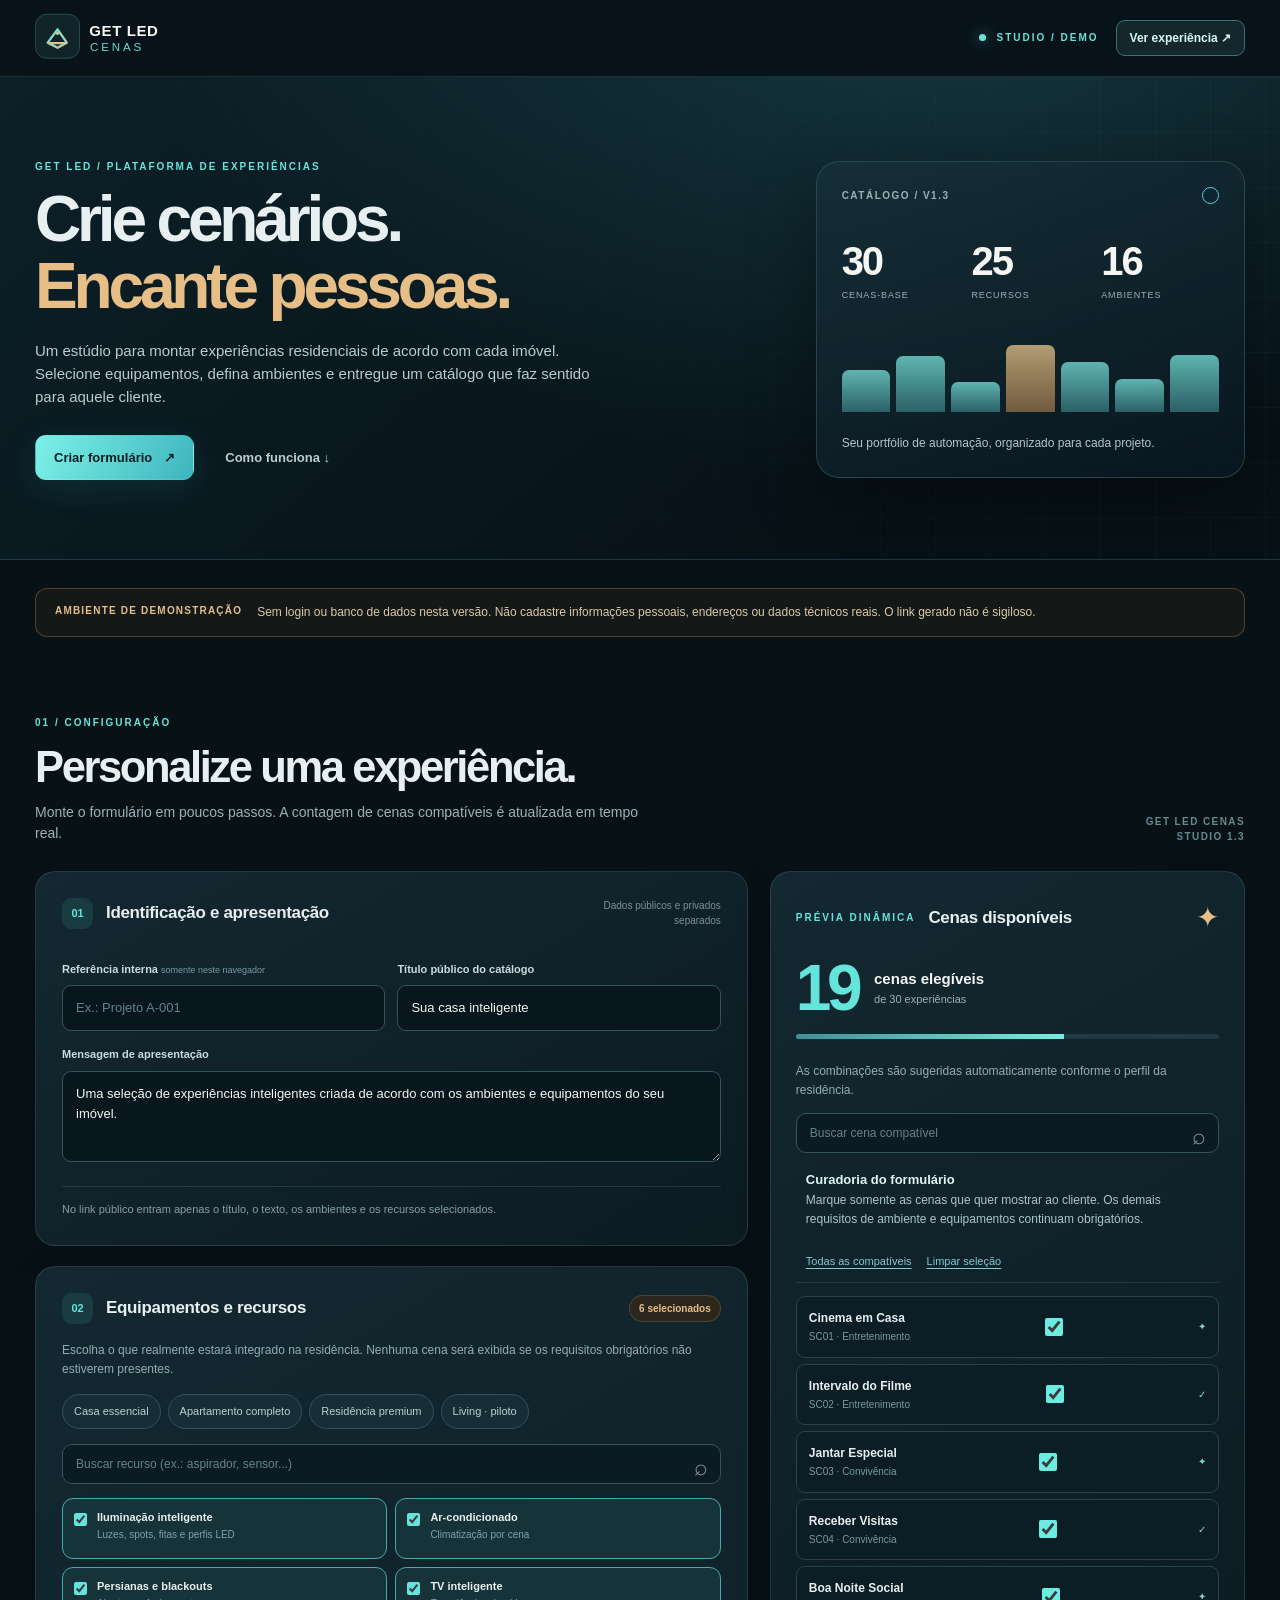
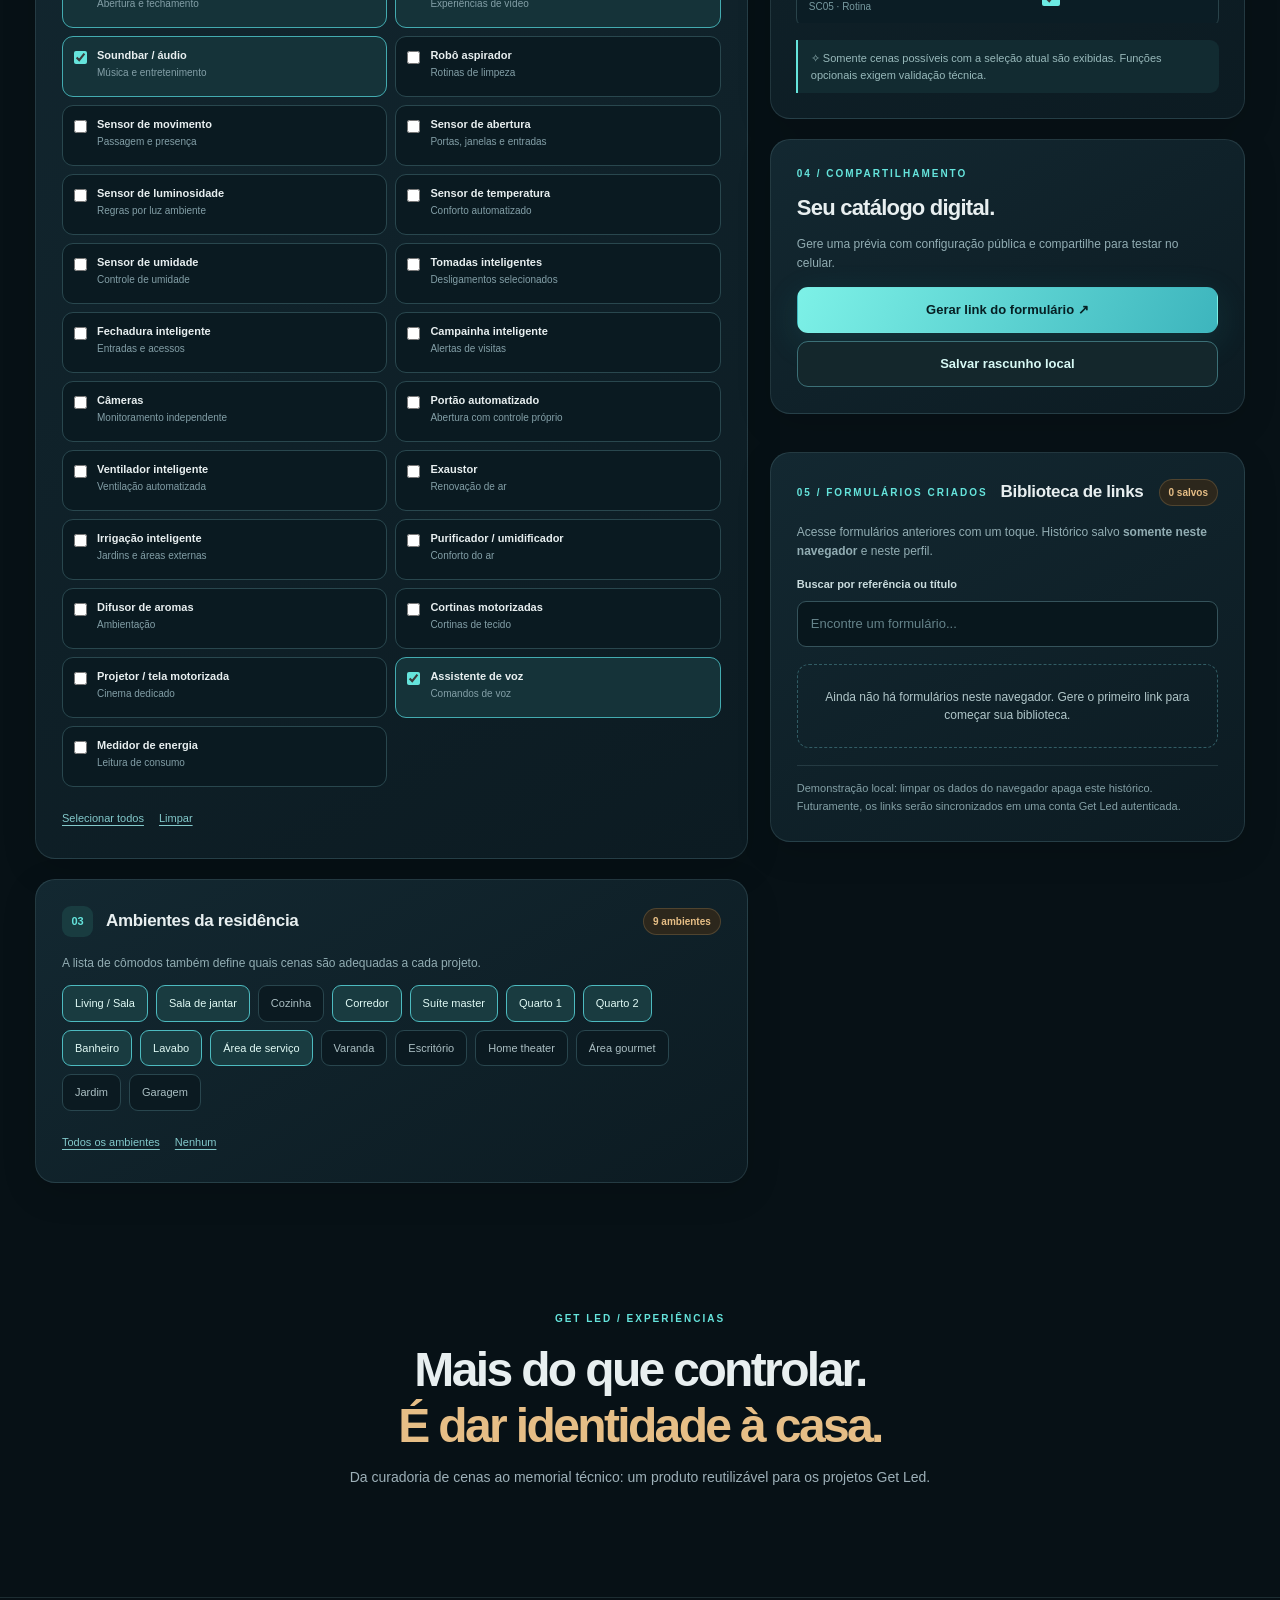
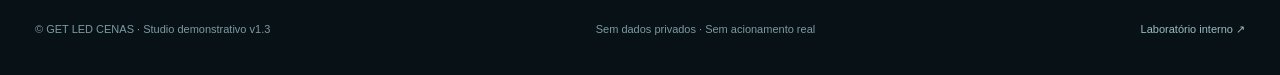
<file: get-led-cenas/index.html>
<!doctype html>
<html lang="pt-BR"><head><meta charset="utf-8"><meta name="viewport" content="width=device-width,initial-scale=1,viewport-fit=cover"><meta name="robots" content="noindex,nofollow"><meta name="theme-color" content="#081319"><meta name="description" content="GET LED CENAS: laboratório de criação de experiências inteligentes por ambiente."><title>GET LED CENAS — Studio de criação · v1.3</title><link rel="stylesheet" href="style.css"><link rel="stylesheet" href="style-v03.css"><link rel="stylesheet" href="catalog-v13.css"></head><body data-page="admin">
<header class="topbar"><div class="shell topbar-inner"><a class="brandlink" href="index.html" aria-label="Get Led Cenas"><img src="assets/logo.svg" class="brand" alt="GET LED CENAS"></a><div class="topbar-actions"><span class="topstatus"><i class="live-dot"></i> STUDIO / DEMO</span><a href="formulario.html" class="button outline small">Ver experiência ↗</a></div></div></header>
<main><section class="admin-hero"><div class="shell hero-inner"><div><div class="eyebrow">GET LED / PLATAFORMA DE EXPERIÊNCIAS</div><h1>Crie cenários.<br><em>Encante pessoas.</em></h1><p>Um estúdio para montar experiências residenciais de acordo com cada imóvel. Selecione equipamentos, defina ambientes e entregue um catálogo que faz sentido para aquele cliente.</p><div class="hero-cta"><a href="#configuracao" class="button primary">Criar formulário <span>↗</span></a><a href="#compativel" class="button clear">Como funciona ↓</a></div></div><aside class="hero-showcase" aria-label="Indicadores da biblioteca"><div class="showcase-top"><span>CATÁLOGO / V1.3</span><span class="showcase-dot"></span></div><div class="showcase-stats"><div><strong>30</strong><span>CENAS-BASE</span></div><div><strong>25</strong><span>RECURSOS</span></div><div><strong>16</strong><span>AMBIENTES</span></div></div><div class="showcase-bars"><span></span><span></span><span></span><span></span><span></span><span></span><span></span></div><p>Seu portfólio de automação, organizado para cada projeto.</p></aside></div></section>
<div class="shell"><div class="security-banner" role="note"><b>AMBIENTE DE DEMONSTRAÇÃO</b><span>Sem login ou banco de dados nesta versão. Não cadastre informações pessoais, endereços ou dados técnicos reais. O link gerado não é sigiloso.</span></div></div>
<section class="shell studio-section" id="configuracao"><div class="section-heading"><div><span class="eyebrow">01 / CONFIGURAÇÃO</span><h2>Personalize uma experiência.</h2><p>Monte o formulário em poucos passos. A contagem de cenas compatíveis é atualizada em tempo real.</p></div><span class="version-mark">GET LED CENAS<br>STUDIO 1.3</span></div>
<div class="admin-grid"><div class="stack"><section class="glass-panel"><div class="panel-head"><div><span class="step-badge">01</span><h3>Identificação e apresentação</h3></div><span class="subtle">Dados públicos e privados separados</span></div><div class="fields two-fields"><label class="field"><span>Referência interna <small>somente neste navegador</small></span><input id="internalName" placeholder="Ex.: Projeto A-001" maxlength="80" autocomplete="off"></label><label class="field"><span>Título público do catálogo</span><input id="publicTitle" placeholder="Ex.: Sua casa inteligente" value="Sua casa inteligente" maxlength="65"></label></div><label class="field"><span>Mensagem de apresentação</span><textarea id="welcome" maxlength="250">Uma seleção de experiências inteligentes criada de acordo com os ambientes e equipamentos do seu imóvel.</textarea></label><div class="note-inline">No link público entram apenas o título, o texto, os ambientes e os recursos selecionados.</div></section>
<section class="glass-panel"><div class="panel-head"><div><span class="step-badge">02</span><h3>Equipamentos e recursos</h3></div><span class="number-pill" id="equipmentCount">0 escolhidos</span></div><p class="panel-copy">Escolha o que realmente estará integrado na residência. Nenhuma cena será exibida se os requisitos obrigatórios não estiverem presentes.</p><div class="preset-row" id="presets"><button class="preset" data-preset="basico" type="button">Casa essencial</button><button class="preset" data-preset="apartamento" type="button">Apartamento completo</button><button class="preset" data-preset="premium" type="button">Residência premium</button><button class="preset" data-preset="living_pilot" type="button">Living · piloto</button></div><div class="search-wrap"><input id="equipmentSearch" class="search" type="search" placeholder="Buscar recurso (ex.: aspirador, sensor...)" aria-label="Buscar equipamento"><span aria-hidden="true">⌕</span></div><div id="equipmentOptions" class="options-grid"></div><div class="list-tools"><button id="selectEquipmentAll" class="text-button" type="button">Selecionar todos</button><button id="clearEquipment" class="text-button" type="button">Limpar</button></div></section>
<section class="glass-panel"><div class="panel-head"><div><span class="step-badge">03</span><h3>Ambientes da residência</h3></div><span class="number-pill" id="roomCount">0 selecionados</span></div><p class="panel-copy">A lista de cômodos também define quais cenas são adequadas a cada projeto.</p><div class="room-options" id="roomOptions"></div><div class="list-tools"><button id="selectRoomsAll" class="text-button" type="button">Todos os ambientes</button><button id="clearRooms" class="text-button" type="button">Nenhum</button></div></section></div>
<aside class="sticky-rail" id="compativel"><section class="glass-panel compatible-panel"><div class="panel-head"><div><span class="eyebrow">PRÉVIA DINÂMICA</span><h3>Cenas disponíveis</h3></div><span class="preview-spark">✦</span></div><div class="big-metric"><strong id="sceneCount">0</strong><div><span>cenas elegíveis</span><small>de 30 experiências</small></div></div><div class="meter"><div id="coverage"></div></div><p class="panel-copy">As combinações são sugeridas automaticamente conforme o perfil da residência.</p><div class="search-wrap slim"><input id="sceneSearch" class="search" type="search" placeholder="Buscar cena compatível" aria-label="Buscar cena compatível"><span aria-hidden="true">⌕</span></div><div class="scene-curation-info"><strong>Curadoria do formulário</strong><p>Marque somente as cenas que quer mostrar ao cliente. Os demais requisitos de ambiente e equipamentos continuam obrigatórios.</p><div class="list-tools"><button type="button" id="selectScenesAll" class="text-button">Todas as compatíveis</button><button type="button" id="selectScenesNone" class="text-button">Limpar seleção</button></div></div><div id="scenePreview" class="preview-list" aria-live="polite"></div><div class="rail-tip">✧ Somente cenas possíveis com a seleção atual são exibidas. Funções opcionais exigem validação técnica.</div></section>
<section class="glass-panel release-panel" id="publicacao"><div class="eyebrow">04 / COMPARTILHAMENTO</div><h3>Seu catálogo digital.</h3><p class="panel-copy">Gere uma prévia com configuração pública e compartilhe para testar no celular.</p><div class="release-actions"><button id="makeLink" class="button primary full" type="button">Gerar link do formulário ↗</button><button id="saveDraft" class="button outline full" type="button">Salvar rascunho local</button></div><div id="linkBox" class="link-result hidden"><label for="generatedLink">LINK GERADO</label><input id="generatedLink" readonly aria-label="Link de demonstração gerado"><div class="release-actions"><button id="copyLink" class="button outline small" type="button">Copiar link</button><button id="openLink" class="button outline small" type="button">Abrir</button><button id="whatsappLink" class="button primary small" type="button">WhatsApp ↗</button></div><p>O endereço contém uma configuração pública legível, não um cadastro seguro. Nenhuma aprovação é registrada num servidor.</p></div></section><section class="glass-panel history-panel" id="historico"><div class="panel-head"><div><span class="eyebrow">05 / FORMULÁRIOS CRIADOS</span><h3>Biblioteca de links</h3></div><span id="historyCount" class="number-pill">0 salvos</span></div><p class="panel-copy">Acesse formulários anteriores com um toque. Histórico salvo <b>somente neste navegador</b> e neste perfil.</p><label class="field"><span>Buscar por referência ou título</span><input id="historySearch" type="search" placeholder="Encontre um formulário..." autocomplete="off"></label><div id="historyList" class="history-list" aria-live="polite"></div><div class="note-inline">Demonstração local: limpar os dados do navegador apaga este histórico. Futuramente, os links serão sincronizados em uma conta Get Led autenticada.</div></section></aside></div></section>
<section class="outro shell"><span class="eyebrow">GET LED / EXPERIÊNCIAS</span><h2>Mais do que controlar.<br><em>É dar identidade à casa.</em></h2><p>Da curadoria de cenas ao memorial técnico: um produto reutilizável para os projetos Get Led.</p></section></main><footer class="footer"><div class="shell footer-flex"><span>© GET LED CENAS · Studio demonstrativo v1.3</span><span>Sem dados privados · Sem acionamento real</span><a href="video-lab.html" class="internal-lab-link">Laboratório interno ↗</a></div></footer><div id="toast" class="toast" role="status" aria-live="polite"></div>
<script src="data.js" defer></script><script src="common.js" defer></script><script src="painel.js" defer></script></body></html>
</file>
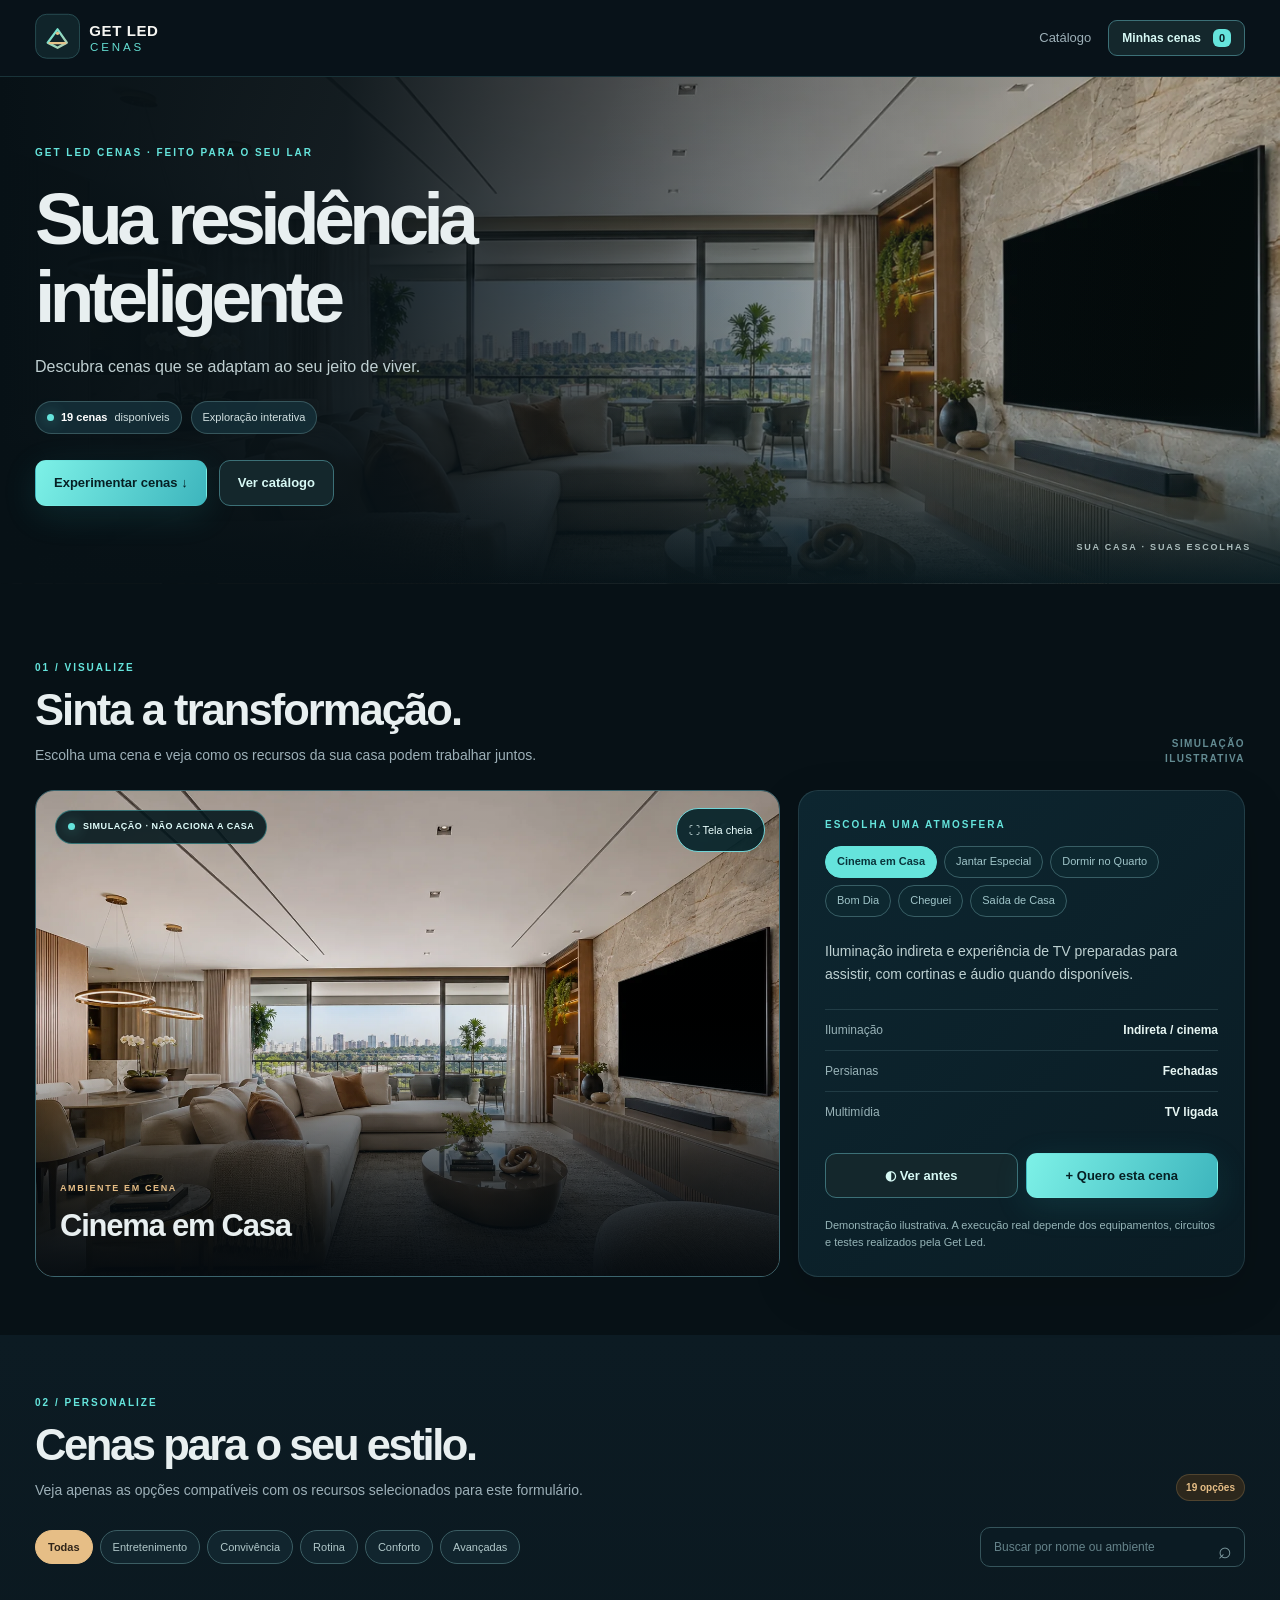
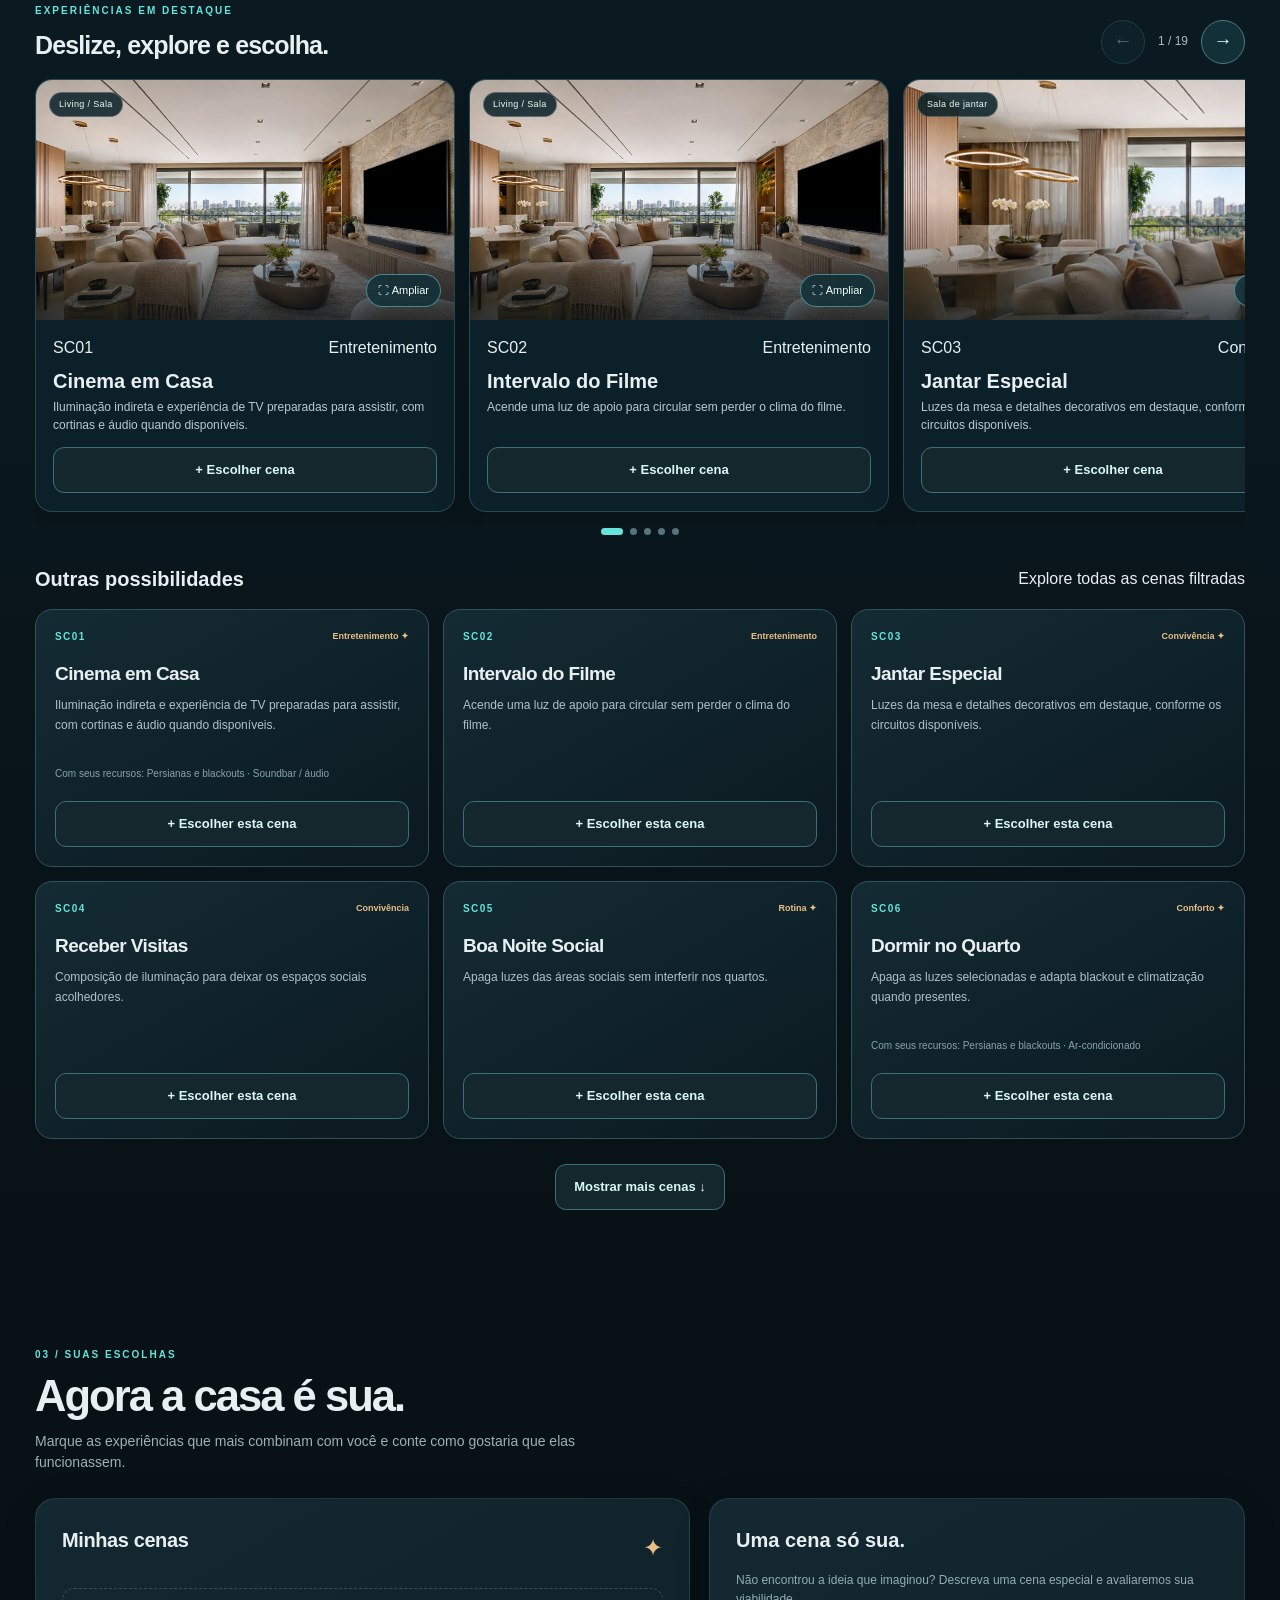
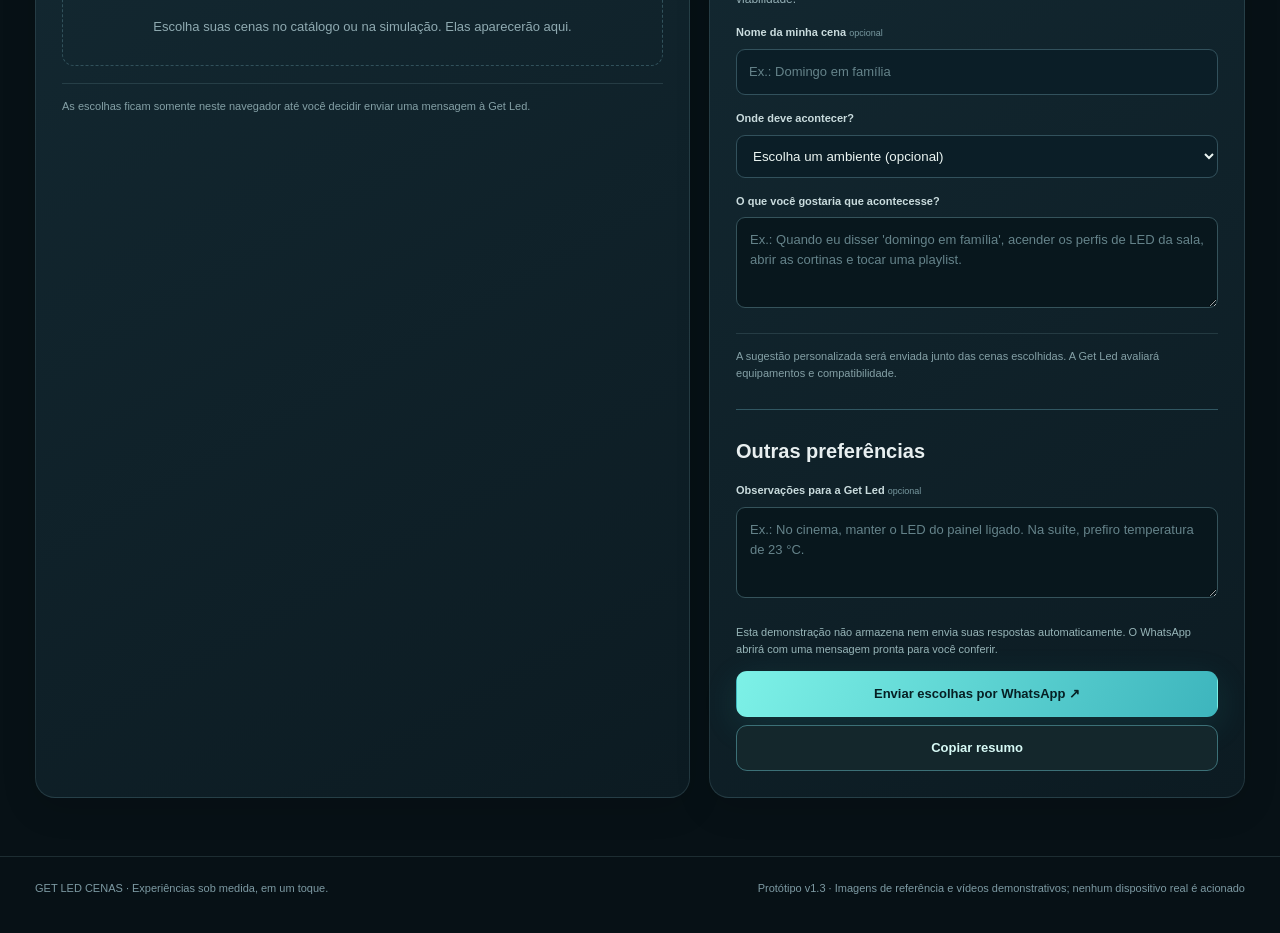
<file: get-led-cenas/formulario.html>
<!doctype html><html lang="pt-BR"><head><meta charset="utf-8"><meta name="viewport" content="width=device-width,initial-scale=1,viewport-fit=cover"><meta name="robots" content="noindex,nofollow"><meta name="referrer" content="no-referrer"><meta name="theme-color" content="#081319"><meta name="description" content="GET LED CENAS: descubra e escolha experiências inteligentes para sua casa."><title>GET LED CENAS — Experiências para sua casa</title><link rel="stylesheet" href="style.css"><link rel="stylesheet" href="style-v03.css"><link rel="stylesheet" href="style-v04.css"><link rel="stylesheet" href="style-v05.css"><link rel="stylesheet" href="style-v06.css"><link rel="stylesheet" href="style-v07.css"><link rel="stylesheet" href="style-v08.css"><link rel="stylesheet" href="catalog-v13.css"></head><body data-page="client"><header class="topbar"><div class="shell topbar-inner"><a class="brandlink" href="#inicio" aria-label="GET LED CENAS"><img class="brand" src="assets/logo.svg" alt="GET LED CENAS"></a><nav class="topbar-actions"><a class="topnav" href="#catalogo">Catálogo</a><a class="button outline small" href="#selecionadas">Minhas cenas <b class="nav-count" id="topCount">0</b></a></nav></div></header>
<main><section id="inicio" class="client-hero"><div class="client-hero-image"></div><div class="shell client-hero-content"><div class="eyebrow">GET LED CENAS · FEITO PARA O SEU LAR</div><h1 id="title">Sua casa, <em>suas cenas.</em></h1><p id="welcome">Explore experiências personalizadas para a sua casa.</p><div class="hero-client-meta"><span class="meta-badge"><i class="live-dot"></i><b id="sceneTotal">0 cenas</b> disponíveis</span><span class="meta-badge">Exploração interativa</span></div><div class="hero-cta"><a class="button primary" href="#simulador">Experimentar cenas ↓</a><a class="button outline" href="#catalogo">Ver catálogo</a></div></div><div class="hero-watermark">SUA CASA · SUAS ESCOLHAS</div></section>
<section class="shell studio-section" id="simulador"><div class="section-heading"><div><div class="eyebrow">01 / VISUALIZE</div><h2>Sinta a transformação.</h2><p>Escolha uma cena e veja como os recursos da sua casa podem trabalhar juntos.</p></div><span class="version-mark">SIMULAÇÃO<br>ILUSTRATIVA</span></div><div class="experience-layout"><div class="studio" id="studio" role="img" aria-label="Simulação ilustrativa do living com iluminação, persiana e TV"><div class="studio-image"></div><div class="studio-led"></div><div class="studio-pendant"></div><div class="studio-overlay"></div><div class="studio-glow"></div><div class="studio-curtain"></div><div class="studio-tv"></div><div class="studio-soundbar"></div><div class="stage-pill"><i class="live-dot"></i> SIMULAÇÃO · NÃO ACIONA A CASA</div><button type="button" id="fullscreenSim" class="fullscreen-trigger" aria-label="Abrir simulação em tela cheia">⛶ Tela cheia</button><div class="studio-caption"><span>AMBIENTE EM CENA</span><h3 id="simName">Cinema em Casa</h3></div></div><div class="glass-panel scene-console"><div class="eyebrow">ESCOLHA UMA ATMOSFERA</div><div id="simFilters" class="sim-buttons"></div><p id="simDesc" class="scene-explain"></p><div class="device-state" id="deviceState"><span>Iluminação <b id="stateLight">Composta</b></span><span>Persianas <b id="stateBlind">Conforme recurso</b></span><span>Multimídia <b id="stateMedia">Sob demanda</b></span></div><div class="console-actions"><button class="button outline" id="beforeAfter" type="button" aria-pressed="false">◐ Ver antes</button><button class="button primary" id="chooseSim" type="button">Selecionar cena</button></div><div class="technical-note">Demonstração ilustrativa. A execução real depende dos equipamentos, circuitos e testes realizados pela Get Led.</div></div></div></section>
<section class="catalog-section" id="catalogo"><div class="shell curated-intro" id="curatedIntro" hidden><span class="eyebrow">SELEÇÃO PERSONALIZADA · GET LED CENAS</span><h2>Três experiências para começar.</h2><p>Explore, selecione e diga o que gostaria de personalizar. As imagens ilustram possibilidades; a programação final depende dos dispositivos e circuitos disponíveis.</p></div><div class="shell"><div class="section-heading"><div><div class="eyebrow">02 / PERSONALIZE</div><h2>Cenas para o seu estilo.</h2><p>Veja apenas as opções compatíveis com os recursos selecionados para este formulário.</p></div><span id="visibleMeta" class="number-pill">0 cenas</span></div><div class="catalog-toolbar"><div id="filters" class="filter-strip" aria-label="Filtrar categorias de cenas"></div><div class="search-wrap catalog-search"><input class="search" id="clientSceneSearch" type="search" placeholder="Buscar por nome ou ambiente" aria-label="Buscar cenas"><span aria-hidden="true">⌕</span></div></div><div class="carousel-heading"><div><span class="eyebrow">EXPERIÊNCIAS EM DESTAQUE</span><h3>Deslize, explore e escolha.</h3></div><div class="carousel-controls"><button type="button" class="carousel-arrow" id="carouselPrev" aria-label="Cena anterior">←</button><span id="carouselPosition" class="carousel-position">1 / 1</span><button type="button" class="carousel-arrow" id="carouselNext" aria-label="Próxima cena">→</button></div></div><div id="sceneCarousel" class="scene-carousel" aria-label="Carrossel de cenas"></div><div class="carousel-dots" id="carouselDots"></div><div class="catalog-secondary-title"><h3>Outras possibilidades</h3><span class="subtle">Explore todas as cenas filtradas</span></div><div id="sceneGrid" class="scene-cards"></div><div id="catalogEmpty" class="catalog-empty hidden">Nenhuma cena encontrada. Tente outra categoria ou termo.</div><button id="loadMore" type="button" class="button outline load-more hidden">Mostrar mais cenas ↓</button></div></section>
<section class="shell studio-section choices-section" id="selecionadas"><div class="section-heading"><div><div class="eyebrow">03 / SUAS ESCOLHAS</div><h2>Agora a casa é sua.</h2><p>Marque as experiências que mais combinam com você e conte como gostaria que elas funcionassem.</p></div></div><div class="choices-layout"><section class="glass-panel"><div class="panel-head"><h3 id="choiceCount">Suas cenas selecionadas</h3><span class="choice-star">✦</span></div><div id="choiceList" class="choices-list" aria-live="polite"></div><div class="note-inline">As escolhas ficam somente neste navegador até você decidir enviar uma mensagem à Get Led.</div></section><section class="glass-panel"><h3>Uma cena só sua.</h3><p class="panel-copy">Não encontrou a ideia que imaginou? Descreva uma cena especial e avaliaremos sua viabilidade.</p><label class="field"><span>Nome da minha cena <small>opcional</small></span><input id="customName" maxlength="70" placeholder="Ex.: Domingo em família" autocomplete="off"></label><label class="field"><span>Onde deve acontecer?</span><select id="customRoom"></select></label><label class="field"><span>O que você gostaria que acontecesse?</span><textarea id="customDescription" maxlength="700" placeholder="Ex.: Quando eu disser 'domingo em família', acender os perfis de LED da sala, abrir as cortinas e tocar uma playlist."></textarea></label><div class="note-inline">A sugestão personalizada será enviada junto das cenas escolhidas. A Get Led avaliará equipamentos e compatibilidade.</div><hr class="soft-rule"><h3>Outras preferências</h3><label class="field"><span>Observações para a Get Led <small>opcional</small></span><textarea id="notes" placeholder="Ex.: No cinema, manter o LED do painel ligado. Na suíte, prefiro temperatura de 23 °C." maxlength="1600"></textarea></label><p class="technical-note">Esta demonstração não armazena nem envia suas respostas automaticamente. O WhatsApp abrirá com uma mensagem pronta para você conferir.</p><div class="release-actions"><button id="send" class="button primary full" type="button">Enviar escolhas por WhatsApp ↗</button><button id="copy" class="button outline full" type="button">Copiar resumo</button></div></section></div></section></main>
<div id="simModal" class="sim-modal video-showroom hidden" role="dialog" aria-modal="true" aria-labelledby="modalTitle">
  <div class="modal-legacy sr-only" aria-hidden="true"><span id="modalSceneTitle"></span><span id="modalSubtitle"></span><span id="modalDetails"></span><span id="modalStateLight"></span><span id="modalStateBlind"></span><span id="modalStateMedia"></span><span id="modalStateAudio"></span><span id="tourCounter"></span><div id="tourStops"></div><button id="modalVisitToggle" type="button"></button><button type="button" id="tourPrev"></button><button type="button" id="tourNext"></button><button type="button" id="modalPrevScene"></button><button type="button" id="modalNextScene"></button><span id="focusLabel"></span><span id="focusHalo"></span><div id="modalDeviceChips"></div><div id="sequenceStatus"><strong></strong><span></span></div></div>
  <div id="modalVisual" class="video-showroom-stage" tabindex="0" aria-label="Player imersivo do GET LED CENAS">
    <div class="video-showroom-backdrop" id="videoAmbient"></div>
    <img id="videoPoster" class="video-showroom-poster" alt="Referência visual genérica do ambiente" draggable="false">
    <video id="videoScene" class="video-showroom-media" playsinline preload="metadata" muted disablepictureinpicture aria-label="Vídeo ilustrativo da cena" ></video>
    <div class="video-showroom-vignette" aria-hidden="true"></div>
    <div id="theaterNotice" class="theater-notice"><span class="notice-indicator" aria-hidden="true"></span><span id="theaterNoticeText">Imagem de referência — vídeo em produção</span></div>
    <div id="theaterEmpty" class="theater-empty"><div class="theater-empty-line"></div><div class="theater-empty-label">PRÉVIA DE AMBIENTE</div><h3>Vídeo cinematográfico em preparação</h3><p>Esta fotografia é apenas uma referência. As animações de persiana, TV e iluminação serão exibidas aqui após a produção audiovisual.</p></div>
    <div id="theaterTapToShow" class="theater-tap-hint">Toque para exibir os controles</div>
    <header class="theater-hud theater-top"><div class="theater-brand"><span class="theater-logo">G<span>L</span></span><div><small>GET LED CENAS · SHOWROOM</small><strong id="modalTitle">Cena</strong></div></div><div class="theater-right"><span id="theaterVersion">ESTÚDIO v0.8</span><button id="modalClose" type="button" class="theater-close" aria-label="Fechar player">✕</button></div></header>
    <button id="modalPrevSceneOverlay" type="button" class="theater-hud theater-prev" aria-label="Cena anterior">‹</button>
    <button id="modalNextSceneOverlay" type="button" class="theater-hud theater-next" aria-label="Próxima cena">›</button>
    <footer class="theater-hud theater-bottom"><div class="theater-progress-track" id="videoSeekTrack" role="slider" aria-label="Posição do vídeo" aria-valuemin="0" aria-valuemax="100" aria-valuenow="0" tabindex="0"><div id="videoProgress" class="theater-progress-fill"></div></div><div class="theater-summary"><div><small id="playerRoom">LIVING / SALA</small><strong id="playerSceneName">Cena</strong></div><span id="playerSceneIndex">01 / 01</span></div>
      <div class="theater-controls"><button id="modalPlayScene" type="button" class="theater-control theater-control-primary"><span aria-hidden="true">▶</span><span id="theaterPlayLabel">Reproduzir</span></button><button id="modalBeforeAfter" type="button" class="theater-control"><span aria-hidden="true">◐</span><span id="theaterBeforeLabel">Referência</span></button><button id="theaterAudio" type="button" class="theater-control" aria-pressed="false" disabled><span aria-hidden="true">♫</span><span>Som</span></button><button id="theaterScenes" type="button" class="theater-control"><span aria-hidden="true">☷</span><span>Cenas</span></button><button id="modalChoose" type="button" class="theater-control theater-control-choose"><span aria-hidden="true">＋</span><span id="theaterChooseLabel">Escolher cena</span></button></div>
    </footer>
    <div id="theaterScenePicker" class="theater-scenes-drawer" hidden><div class="theater-drawer-top"><strong>Escolha uma cena</strong><button type="button" id="theaterClosePicker" aria-label="Fechar lista de cenas">✕</button></div><div id="theaterScenesList" class="theater-scenes-list"></div></div>
    <div class="theater-sr" aria-live="polite" id="theaterAnnounce"></div>
  </div>
</div>
<footer class="footer"><div class="shell footer-flex"><span>GET LED CENAS · Experiências sob medida, em um toque.</span><span>Protótipo v1.3 · Imagens de referência e vídeos demonstrativos; nenhum dispositivo real é acionado</span></div></footer><div class="mobile-dock" id="mobileDock"><div><strong id="dockCount">0 cenas escolhidas</strong><span>Seu projeto personalizado</span></div><a href="#selecionadas" class="button primary small">Ver escolhas ↗</a></div><div id="toast" class="toast" role="status" aria-live="polite"></div><script src="data.js" defer></script><script src="common.js" defer></script><script src="formulario.js" defer></script><script src="player-video-v08.js" defer></script></body></html>
</file>
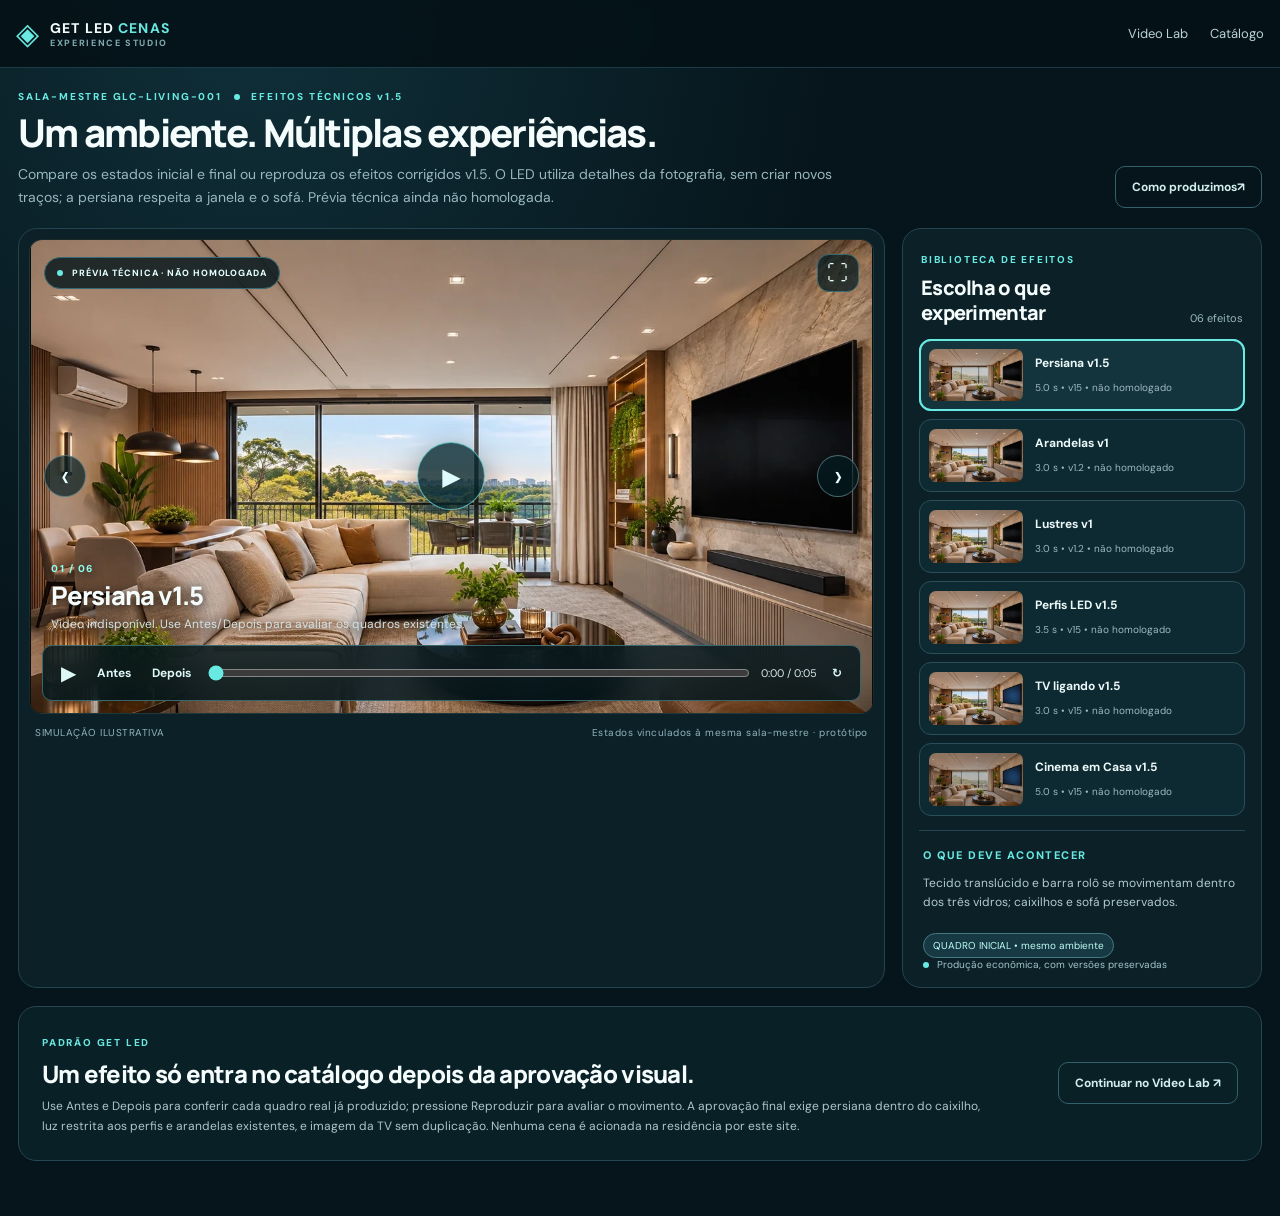
<file: get-led-cenas/showroom.html>
<!doctype html>
<html lang="pt-BR">
<head>
  <meta charset="utf-8">
  <meta name="viewport" content="width=device-width, initial-scale=1, viewport-fit=cover">
  <meta name="theme-color" content="#06151b">
  <meta name="description" content="GET LED CENAS · showroom de microefeitos reais em vídeo para demonstração de automação residencial.">
  <title>GET LED CENAS — Showroom de Efeitos v1.5</title>
  <link rel="stylesheet" href="showroom-v12.css">
</head>
<body>
  <header class="topbar">
    <a class="logo" href="index.html" aria-label="GET LED CENAS — Painel">
      <span class="symbol" aria-hidden="true">◈</span>
      <span>GET LED <strong>CENAS</strong><small>EXPERIENCE STUDIO</small></span>
    </a>
    <nav aria-label="Navegação principal"><a href="video-lab.html">Video Lab</a><a href="formulario.html">Catálogo</a></nav>
  </header>
  <main>
    <section class="intro">
      <div>
        <div class="overline">SALA-MESTRE GLC-LIVING-001 <span class="dot"></span> EFEITOS TÉCNICOS v1.5</div>
        <h1>Um ambiente. Múltiplas experiências.</h1>
        <p>Compare os estados inicial e final ou reproduza os efeitos corrigidos v1.5. O LED utiliza detalhes da fotografia, sem criar novos traços; a persiana respeita a janela e o sofá. Prévia técnica ainda não homologada.</p>
      </div>
      <div class="intro-cta"><a href="video-lab.html">Como produzimos <span aria-hidden="true">↗</span></a></div>
    </section>

    <div class="showroom-grid">
      <section class="viewer-panel" aria-label="Player imersivo dos efeitos">
        <div class="screen" id="screen" tabindex="0" aria-label="Clique para mostrar os controles do player">
          <video id="experienceVideo" poster="assets/rooms/living-model/GLC_LIVING_BASE_001.webp" playsinline muted preload="metadata" disablepictureinpicture controlslist="nodownload noplaybackrate" aria-label="Prévia em vídeo do efeito de automação selecionado"></video>
          <div class="screen-top chrome" id="screenTop">
            <span class="status-pill"><span class="live-dot"></span> PRÉVIA TÉCNICA · NÃO HOMOLOGADA</span>
            <button id="fullScreen" class="icon-button fullscreen" title="Tela cheia" aria-label="Abrir em tela cheia">⛶</button>
          </div>
          <div class="center-controls chrome" id="centerControls">
            <button class="jump" id="prevScene" aria-label="Efeito anterior">‹</button>
            <button class="main-play" id="mainPlay" aria-label="Reproduzir efeito">▶</button>
            <button class="jump" id="nextScene" aria-label="Próximo efeito">›</button>
          </div>
          <div class="bottom-ui chrome" id="bottomUi">
            <div class="scene-titles">
              <span id="sceneIndex">01 / 06</span>
              <h2 id="sceneTitle">Persiana motorizada</h2>
              <p id="sceneDescription">Fechamento com movimento contínuo e resposta da luz externa.</p>
            </div>
            <div class="transport">
              <button id="playSmall" aria-label="Reproduzir ou pausar">▶</button>
              <button id="showBefore" aria-label="Exibir estado inicial">Antes</button>
              <button id="showAfter" aria-label="Exibir estado final">Depois</button>
              <input id="timeline" type="range" min="0" max="1000" value="0" step="1" aria-label="Posição do vídeo">
              <span id="timer">0:00 / 0:05</span>
              <button id="replay" class="replay" aria-label="Reiniciar vídeo">↻</button>
            </div>
          </div>
          <div class="tap-hint" id="tapHint">Toque para ver os controles</div>
        </div>
        <div class="viewer-footer"><span>SIMULAÇÃO ILUSTRATIVA</span><span>Estados vinculados à mesma sala-mestre · protótipo</span></div>
      </section>

      <aside class="scene-panel">
        <div class="scene-panel-head">
          <div><span class="overline">BIBLIOTECA DE EFEITOS</span><h3>Escolha o que experimentar</h3></div>
          <span id="sceneCount">06 efeitos</span>
        </div>
        <div class="scene-list" id="sceneList" role="group" aria-label="Seleção dos efeitos disponíveis"></div>
        <div class="details">
          <div class="details-title">O que deve acontecer</div>
          <p id="sceneDetails">A persiana desce sem alterar a geometria do ambiente, respeitando caixilhos e sofá. A luz da janela diminui progressivamente.</p>
          <div class="details-tagline"><span class="light-check"></span> Produção econômica, com versões preservadas</div>
        </div>
      </aside>
    </div>

    <section class="review-row">
      <div>
        <span class="overline">PADRÃO GET LED</span>
        <h3>Um efeito só entra no catálogo depois da aprovação visual.</h3>
        <p>Use Antes e Depois para conferir cada quadro real já produzido; pressione Reproduzir para avaliar o movimento. A aprovação final exige persiana dentro do caixilho, luz restrita aos perfis e arandelas existentes, e imagem da TV sem duplicação. Nenhuma cena é acionada na residência por este site.</p>
      </div>
      <a href="video-lab.html">Continuar no Video Lab ↗</a>
    </section>
  </main>
  <script src="showroom-v12.js?v=15" defer></script>
</body>
</html>
</file>
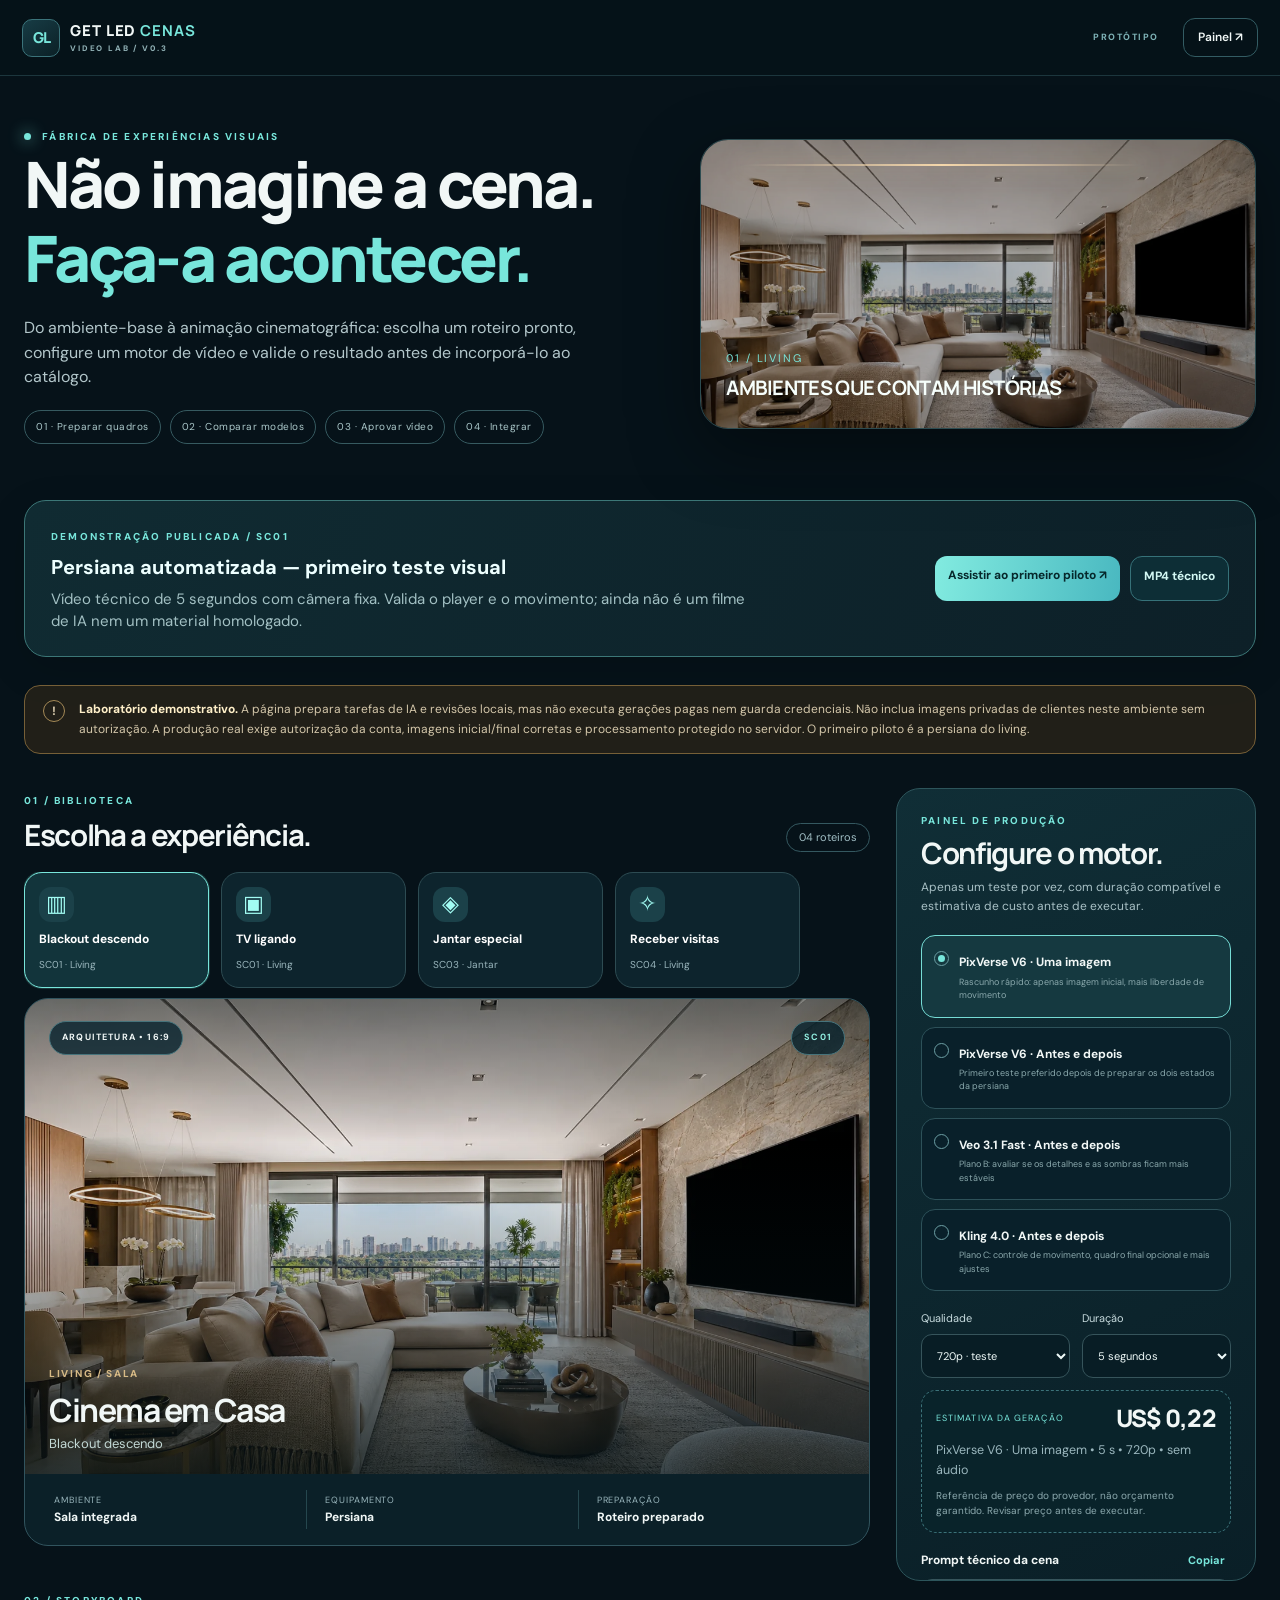
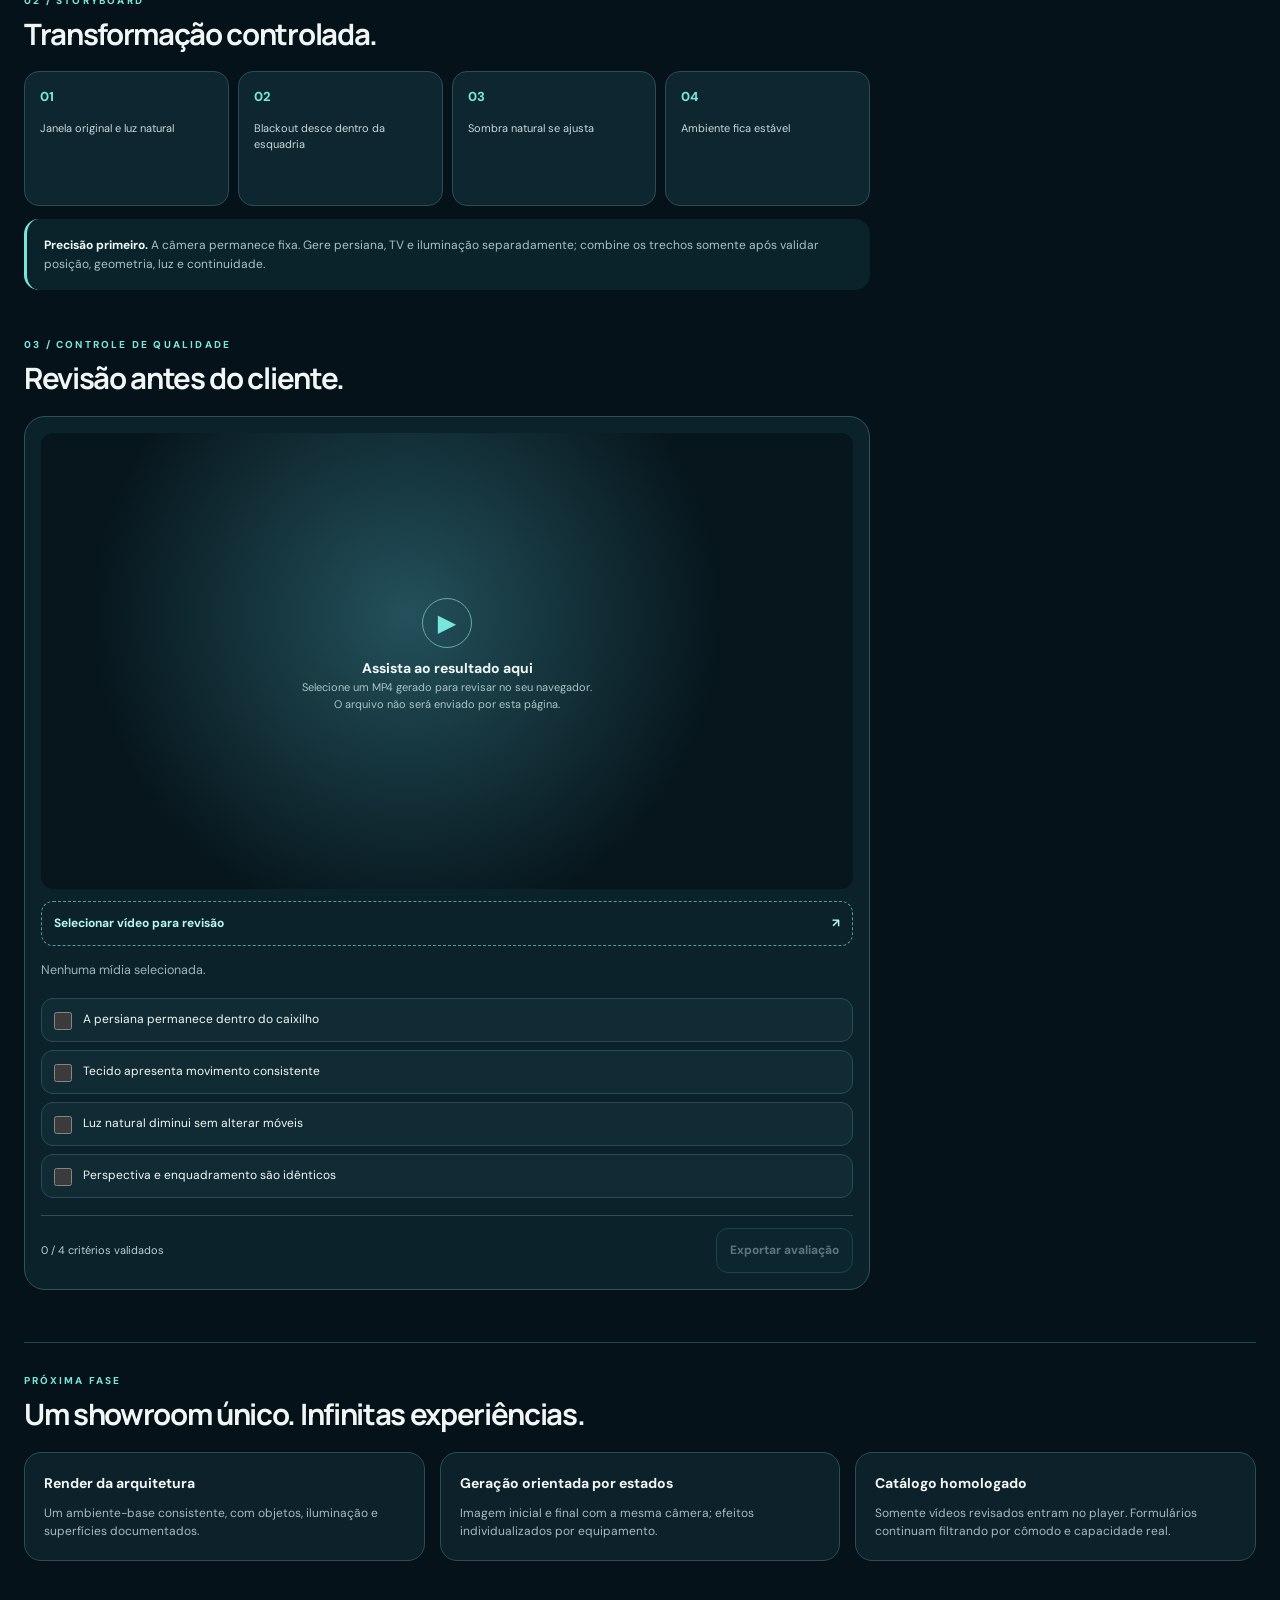
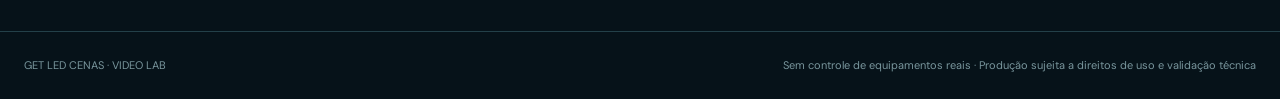
<file: get-led-cenas/video-lab.html>
<!doctype html>
<html lang="pt-BR"><head><meta charset="utf-8"><meta name="viewport" content="width=device-width,initial-scale=1,viewport-fit=cover"><meta name="theme-color" content="#08161e"><meta name="robots" content="noindex,nofollow"><meta name="description" content="GET LED CENAS Video Lab: planejamento e revisão de filmes arquitetônicos para automação residencial."><title>GET LED CENAS — Video Lab</title><link rel="stylesheet" href="video-lab.css" defer></head><body>
<header class="nav"><a class="wordmark" href="index.html"><span class="mark">GL</span><span>GET LED <b>CENAS</b><small>VIDEO LAB / V0.3</small></span></a><div class="nav-actions"><span class="private-dot">PROTÓTIPO</span><a href="index.html">Painel <span aria-hidden="true">↗</span></a></div></header>
<main>
<section class="hero"><div class="hero-copy"><span class="eyebrow"><i></i> FÁBRICA DE EXPERIÊNCIAS VISUAIS</span><h1>Não imagine a cena.<br><em>Faça-a acontecer.</em></h1><p>Do ambiente-base à animação cinematográfica: escolha um roteiro pronto, configure um motor de vídeo e valide o resultado antes de incorporá-lo ao catálogo.</p><div class="hero-badges"><span>01 · Preparar quadros</span><span>02 · Comparar modelos</span><span>03 · Aprovar vídeo</span><span>04 · Integrar</span></div></div><div class="hero-visual"><img src="assets/sala-premium.webp" alt="Living ilustrativo com TV, persiana, sofá e iluminação arquitetônica"><span class="hero-overlay">01 / LIVING<br><strong>AMBIENTES QUE CONTAM HISTÓRIAS</strong></span><div class="glowline"></div></div></section>
<section class="pilot-banner" aria-label="Primeiro vídeo piloto"><div><span class="eyebrow">DEMONSTRAÇÃO PUBLICADA / SC01</span><strong>Persiana automatizada — primeiro teste visual</strong><p>Vídeo técnico de 5 segundos com câmera fixa. Valida o player e o movimento; ainda não é um filme de IA nem um material homologado.</p></div><div class="pilot-actions"><a class="btn primary" href="showroom.html">Assistir ao primeiro piloto ↗</a><a class="btn secondary" href="assets/video/GLC_SC01_BLIND_TECHNICAL_V01.mp4" download>MP4 técnico</a></div></section>
<div class="alert" role="note"><span class="alert-icon">!</span><p><b>Laboratório demonstrativo.</b> A página prepara tarefas de IA e revisões locais, mas não executa gerações pagas nem guarda credenciais. Não inclua imagens privadas de clientes neste ambiente sem autorização. A produção real exige autorização da conta, imagens inicial/final corretas e processamento protegido no servidor. O primeiro piloto é a persiana do living.</p></div>
<div class="content-grid"><div class="workspace">
<section class="section"><div class="section-head"><div><span class="eyebrow">01 / BIBLIOTECA</span><h2>Escolha a experiência.</h2></div><span class="counter" id="templatesCount">04 roteiros</span></div><div class="template-track" id="templateTrack" role="listbox" aria-label="Roteiros de vídeo" tabindex="0"></div>
<div class="scene-card"><div class="scene-media" id="sceneMedia"><img id="scenePoster" src="assets/sala-premium.webp" alt="Imagem de referência da sala"><div class="scene-top"><span class="scene-mark">ARQUITETURA • 16:9</span><span id="sceneBadge" class="scene-id">SC01</span></div><div class="scene-bottom"><span id="sceneRoom">LIVING INTEGRADO</span><h3 id="sceneTitle">Cinema em Casa</h3><p id="sceneAction">Persiana automática</p></div></div><div class="scene-meta"><div><small>AMBIENTE</small><strong id="sceneRoomMeta">Living</strong></div><div><small>EQUIPAMENTO</small><strong id="sceneEquipment">Persiana</strong></div><div><small>PREPARAÇÃO</small><strong id="sceneStatus">Roteiro pronto</strong></div></div></div></section>
<section class="section"><div class="section-head"><div><span class="eyebrow">02 / STORYBOARD</span><h2>Transformação controlada.</h2></div></div><div class="timeline" id="timeline"></div><div class="callout"><strong>Precisão primeiro.</strong> <span>A câmera permanece fixa. Gere persiana, TV e iluminação separadamente; combine os trechos somente após validar posição, geometria, luz e continuidade.</span></div></section>
<section class="section"><div class="section-head"><div><span class="eyebrow">03 / CONTROLE DE QUALIDADE</span><h2>Revisão antes do cliente.</h2></div></div><div class="review-panel"><div class="review-video"><video id="localPreview" controls playsinline preload="metadata" hidden></video><div id="noPreview" class="review-placeholder"><span class="film-icon">▶</span><strong>Assista ao resultado aqui</strong><p>Selecione um MP4 gerado para revisar no seu navegador. O arquivo não será enviado por esta página.</p></div></div><label class="file-label" for="reviewFile">Selecionar vídeo para revisão <span>↗</span></label><input id="reviewFile" type="file" accept="video/mp4,video/webm" class="visually-hidden"><small id="reviewFileName" class="muted">Nenhuma mídia selecionada.</small><div id="qualityList" class="quality-list"></div><div class="review-footer"><span id="reviewResult">0 itens validados</span><button id="downloadReview" class="btn secondary" disabled>Exportar avaliação</button></div></div></section>
</div>
<aside class="production-rail"><div class="rail-inner"><div class="eyebrow">PAINEL DE PRODUÇÃO</div><h2>Configure o motor.</h2><p class="rail-desc">Apenas um teste por vez, com duração compatível e estimativa de custo antes de executar.</p><div class="model-list" id="modelList"></div><div class="controls"><label class="field"><span>Qualidade</span><select id="resolution"><option value="720p">720p · teste</option><option value="1080p">1080p · versão final</option></select></label><label class="field"><span>Duração</span><select id="duration"><option value="5">5 segundos</option><option value="8">8 segundos</option><option value="10">10 segundos</option></select></label></div><div class="estimate"><div><span>ESTIMATIVA DA GERAÇÃO</span><strong id="cost">US$ 0,23</strong></div><small id="costDetail">PixVerse V6 • 5 s • 720p • sem áudio</small><p>Referência de preço do provedor, não orçamento garantido. Revisar preço antes de executar.</p></div><div class="prompt-header"><strong>Prompt técnico da cena</strong><button id="copyPrompt" type="button" class="text-control">Copiar</button></div><textarea id="prompt" rows="8" maxlength="2048" spellcheck="false" aria-label="Prompt de geração"></textarea><div class="length" id="promptLength">0 / 2048 bytes</div><label class="field"><span>Restrições visuais</span><textarea id="negativePrompt" rows="4" maxlength="2048" spellcheck="false"></textarea></label><div id="warning" class="warning" role="status"></div><button type="button" id="exportJob" class="btn primary">Preparar pacote de geração <span aria-hidden="true">↗</span></button><button type="button" id="copyJob" class="btn secondary">Copiar JSON da tarefa</button><p class="rail-fine">O pacote é uma especificação normalizada; cada provedor precisa de um adaptador de API no servidor. A página não chama motores de IA nem permite inserir credenciais.</p></div></aside>
</div>
<section class="section next"><span class="eyebrow">PRÓXIMA FASE</span><h2>Um showroom único. Infinitas experiências.</h2><div class="next-grid"><article><strong>Render da arquitetura</strong><p>Um ambiente-base consistente, com objetos, iluminação e superfícies documentados.</p></article><article><strong>Geração orientada por estados</strong><p>Imagem inicial e final com a mesma câmera; efeitos individualizados por equipamento.</p></article><article><strong>Catálogo homologado</strong><p>Somente vídeos revisados entram no player. Formulários continuam filtrando por cômodo e capacidade real.</p></article></div></section>
</main><footer>GET LED CENAS · VIDEO LAB <span>Sem controle de equipamentos reais · Produção sujeita a direitos de uso e validação técnica</span></footer>
<div class="toast" id="toast" role="status" aria-live="polite"></div><script src="video-lab.js" defer></script></body></html>
</file>
<file: get-led-cenas/style.css>
:root{--bg:#071116;--surface:#0e1c24;--surface2:#10242c;--surface3:#142b33;--line:rgba(160,214,218,.14);--mint:#65e4dc;--mint2:#38b5bb;--gold:#e6be86;--white:#f5f6f2;--muted:#9db0b8;--text:#e8eff0;--shadow:0 24px 70px #0005}*{box-sizing:border-box}html{scroll-behavior:smooth;scroll-padding-top:82px}body{margin:0;background:var(--bg);color:var(--text);font-family:'DM Sans',Inter,Arial,sans-serif;line-height:1.52;overflow-x:hidden}button,input,textarea{font:inherit}button{cursor:pointer}a{color:inherit;text-decoration:none}button:focus-visible,a:focus-visible,input:focus-visible,textarea:focus-visible{outline:2px solid var(--mint);outline-offset:3px}h1,h2,h3,h4{font-family:'Manrope','DM Sans',sans-serif}h1,h2,h3,p{margin-top:0}.shell{width:min(1210px,calc(100% - 68px));margin:0 auto}.topbar{position:sticky;top:0;background:#09131aee;backdrop-filter:blur(24px);border-bottom:1px solid var(--line);z-index:50}.topbar-inner{height:76px;display:flex;justify-content:space-between;align-items:center;gap:16px}.brandlink{display:inline-flex;align-items:center}.brand{width:190px;max-height:50px;object-fit:contain;object-position:left}.topbar-actions{display:flex;align-items:center;gap:17px}.topnav{color:var(--muted);font-size:13px}.topnav:hover{color:var(--white)}.topstatus,.eyebrow{color:var(--mint);font-weight:700;font-size:10px;letter-spacing:.2em;text-transform:uppercase}.topstatus{display:flex;align-items:center;gap:10px}.live-dot{height:7px;width:7px;border-radius:50%;background:var(--mint);box-shadow:0 0 15px #65e4dcbb;display:inline-block;vertical-align:middle}.button{border-radius:11px;padding:12px 18px;display:inline-flex;align-items:center;justify-content:center;gap:12px;min-height:45px;border:1px solid transparent;font-size:13px;font-weight:700;transition:background .2s,transform .2s,border .2s;white-space:nowrap}.button:hover{transform:translateY(-1px)}.button.primary{background:linear-gradient(115deg,#7df1e7,#3db5bd);color:#062024;box-shadow:0 9px 34px #31c0c521}.button.outline{color:#d7f9f5;border-color:#3c7077;background:#14272c}.button.outline:hover{background:#19373c}.button.clear{color:#b9ced1;background:transparent}.button.small{min-height:36px;padding:8px 13px;font-size:12px;border-radius:9px}.button.full{width:100%}.button[disabled]{cursor:not-allowed;opacity:.48;transform:none}.nav-count{font-size:11px;min-width:18px;border-radius:6px;color:#082126;background:var(--mint);text-align:center;padding:1px 5px}.admin-hero{position:relative;background:radial-gradient(ellipse at 73% -30%,#163a43,transparent 62%),linear-gradient(140deg,#0c2028,#071116 77%);border-bottom:1px solid #193a41;isolation:isolate}.admin-hero:after{content:'';position:absolute;inset:0;background-image:linear-gradient(#74c1c30b 1px,transparent 1px),linear-gradient(90deg,#74c1c30b 1px,transparent 1px);background-size:55px 55px;mask-image:linear-gradient(90deg,transparent 28%,black);z-index:-1}.hero-inner{padding-top:82px;padding-bottom:79px;display:grid;grid-template-columns:minmax(0,1.25fr) minmax(340px,.75fr);gap:65px;align-items:center}.admin-hero h1{font-size:clamp(42px,5vw,72px);font-weight:600;letter-spacing:-.065em;line-height:1.04;margin:12px 0 21px}.admin-hero h1 em,.outro h2 em,.client-hero h1 em{font-style:normal;color:var(--gold)}.admin-hero p{color:#b7cdd0;font-size:15px;max-width:560px}.hero-cta{display:flex;gap:12px;flex-wrap:wrap;margin-top:26px}.hero-showcase{border:1px solid #41646a88;background:linear-gradient(156deg,#173039bb,#0a1923bb);border-radius:23px;padding:25px;box-shadow:var(--shadow)}.showcase-top{display:flex;justify-content:space-between;align-items:center;color:var(--muted);font-size:10px;letter-spacing:.15em;font-weight:700}.showcase-dot{border:1px solid #5ccdd1;border-radius:50%;height:17px;width:17px;box-shadow:inset 0 0 0 5px #0c2430}.showcase-stats{display:grid;grid-template-columns:repeat(3,1fr);gap:12px;margin:37px 0}.showcase-stats strong{display:block;color:var(--white);font:700 40px/1 'Manrope',sans-serif;letter-spacing:-.05em}.showcase-stats span{color:var(--muted);font-size:9px;letter-spacing:.1em}.showcase-bars{display:flex;gap:6px;align-items:flex-end;height:70px}.showcase-bars span{flex:1;height:60%;background:linear-gradient(#7ae6dc,#35777c);border-radius:7px 7px 0 0;opacity:.75}.showcase-bars span:nth-child(2){height:80%}.showcase-bars span:nth-child(3){height:43%}.showcase-bars span:nth-child(4){height:96%;background:linear-gradient(#e8c58c,#927045)}.showcase-bars span:nth-child(5){height:72%}.showcase-bars span:nth-child(6){height:48%}.showcase-bars span:nth-child(7){height:82%}.hero-showcase p{font-size:12px;color:#aec7ca;margin:22px 0 0}.security-banner{margin:28px 0 0;background:#2c291b61;border:1px solid #a4874b66;border-radius:12px;padding:14px 19px;display:flex;align-items:flex-start;gap:15px;color:#d9c9a7;font-size:12px}.security-banner b{flex-shrink:0;font-size:10px;letter-spacing:.12em;color:var(--gold)}.studio-section{padding-top:72px;padding-bottom:80px}.section-heading{display:flex;justify-content:space-between;align-items:end;gap:20px;margin-bottom:26px}.section-heading h2{font-size:clamp(30px,3.4vw,47px);letter-spacing:-.055em;line-height:1.13;font-weight:600;margin:10px 0}.section-heading p{font-size:14px;color:var(--muted);max-width:615px;margin-bottom:0}.version-mark{text-align:right;color:#638b92;font-size:10px;font-weight:800;letter-spacing:.14em}.admin-grid{display:grid;grid-template-columns:minmax(0,1.2fr) minmax(330px,.8fr);gap:22px;align-items:start}.stack{display:grid;gap:20px}.glass-panel{background:linear-gradient(150deg,#132831,#0c1b22);border:1px solid var(--line);border-radius:20px;padding:26px;min-width:0;box-shadow:0 10px 35px #00000022}.panel-head{display:flex;justify-content:space-between;gap:12px;align-items:center;margin-bottom:17px}.panel-head>div{display:flex;align-items:center;gap:13px;min-width:0}.panel-head h3{margin:0;font-size:17px;font-weight:650;letter-spacing:-.02em}.panel-head .subtle{color:#78919b;font-size:10px;max-width:148px;text-align:right}.step-badge{width:31px;height:31px;border-radius:9px;background:#193c40;color:var(--mint);display:grid;place-items:center;font-size:11px;font-weight:800}.number-pill{display:inline-flex;align-items:center;color:var(--gold);border:1px solid #88734d63;background:#2c271c;border-radius:100px;padding:5px 9px;font-size:10px;white-space:nowrap;font-weight:700}.fields.two-fields{display:grid;grid-template-columns:1fr 1fr;gap:12px}.field{display:block;margin:15px 0 0}.field>span{display:block;color:#cadcde;font-size:11px;font-weight:700;margin-bottom:8px}.field>span small{font-size:9px;color:#7899a0;font-weight:500}.field input,.field textarea{background:#08171d;width:100%;border:1px solid #35535b;color:var(--white);padding:12px 13px;min-height:45px;border-radius:9px;outline:0;font-size:13px;transition:border .2s}.field input:focus,.field textarea:focus,.search:focus{border-color:var(--mint)}.field textarea{min-height:91px;resize:vertical}.field input::placeholder,.field textarea::placeholder,.search::placeholder{color:#65838a}.note-inline{font-size:11px;line-height:1.6;color:#84a0a6;border-top:1px solid var(--line);margin-top:17px;padding-top:14px}.panel-copy{font-size:12px;color:#92adb3;line-height:1.6}.preset-row{display:flex;flex-wrap:wrap;gap:7px;margin:15px 0}.preset{background:#182e37;border:1px solid #2d535c;border-radius:99px;color:#b4d3d5;padding:8px 11px;font-size:11px}.preset:hover,.preset.active{background:var(--gold);border-color:var(--gold);color:#2b2115}.search-wrap{position:relative}.search{width:100%;background:#0b1b23;border:1px solid #35545b;border-radius:10px;color:#eaf5f2;min-height:40px;padding:10px 40px 10px 13px;outline:0;font-size:12px}.search-wrap>span{position:absolute;right:13px;top:6px;font-size:23px;color:#7d9aa0;pointer-events:none}.options-grid{display:grid;grid-template-columns:1fr 1fr;gap:8px;margin-top:14px}.option{display:flex;align-items:flex-start;gap:10px;background:#0a1a21;border:1px solid #29474e;border-radius:11px;padding:11px;cursor:pointer;min-height:61px;transition:border .16s,background .16s}.option:hover{border-color:#5a9c9f}.option:has(input:checked){border-color:#43abb0;background:#153339}.option input{accent-color:var(--mint);flex-shrink:0;margin:3px 0 0}.option strong{font-size:11px;font-weight:700;display:block;line-height:1.35}.option small{display:block;color:#839fa7;font-size:10px;line-height:1.35;margin-top:3px}.option.filtered-out{display:none}.room-options{display:flex;gap:8px;flex-wrap:wrap}.room-option{position:relative}.room-option input{position:absolute;opacity:0;width:1px;height:1px}.room-option span{display:block;background:#0b1a21;border:1px solid #29464e;color:#abbfc3;font-size:11px;padding:9px 12px;border-radius:9px;cursor:pointer}.room-option input:checked+span{border-color:#4dbbc0;background:#193b40;color:#e1faf5}.room-option input:focus-visible+span{outline:2px solid var(--mint);outline-offset:3px}.list-tools{display:flex;gap:15px;margin-top:18px}.text-button{background:transparent;border:0;color:#83c9cb;font-size:11px;padding:5px 0;text-decoration:underline;text-underline-offset:3px}.sticky-rail{display:grid;gap:20px;position:sticky;top:97px}.compatible-panel{padding:25px}.preview-spark{font-size:28px;color:var(--gold)}.big-metric{display:flex;align-items:center;gap:16px;margin:10px 0}.big-metric strong{font:700 64px/1 'Manrope',sans-serif;letter-spacing:-.07em;color:var(--mint)}.big-metric span,.big-metric small{display:block}.big-metric span{color:var(--white);font-size:15px;font-weight:700}.big-metric small{color:var(--muted);font-size:11px}.meter{height:5px;background:#203a43;overflow:hidden;border-radius:10px;margin:14px 0 23px}.meter div{height:100%;background:linear-gradient(90deg,#428f92,#78eddf);width:0;transition:.35s}.preview-list{margin-top:13px;max-height:327px;overflow:auto;display:grid;gap:6px;scrollbar-color:#487880 transparent;scrollbar-width:thin}.preview-item{display:flex;justify-content:space-between;gap:10px;align-items:center;padding:12px;background:#0b1d25;border:1px solid #29434a;border-radius:9px}.preview-item b{display:block;font-size:12px}.preview-item small{display:block;color:#789aa0;font-size:10px;margin-top:2px}.preview-item .ok{color:#87d8c2;font-size:10px}.rail-tip{background:#122b31;border-left:2px solid var(--mint);padding:10px 13px;color:#98b9bb;font-size:11px;line-height:1.5;margin-top:17px;border-radius:0 9px 9px 0}.release-panel h3{font-size:22px;letter-spacing:-.035em;margin:10px 0}.release-actions{display:flex;flex-wrap:wrap;gap:8px;margin-top:14px}.link-result{padding:15px;margin-top:18px;border:1px dashed #48747d;background:#102c32;border-radius:12px;word-break:break-all}.link-result label{display:block;color:var(--mint);font-size:10px;letter-spacing:.12em;font-weight:700}.link-result input{width:100%;margin-top:8px;background:#071b22;border:1px solid #41666f;padding:10px;color:var(--text);border-radius:7px;font-size:11px}.link-result p{font-size:11px;color:#91abb1;margin:12px 0 0}.outro{padding:42px 0 95px;text-align:center}.outro h2{font-size:clamp(30px,4vw,48px);font-weight:560;letter-spacing:-.055em;line-height:1.16;margin:13px 0}.outro p{color:var(--muted);font-size:14px}.footer{border-top:1px solid var(--line);padding:23px 0 37px;color:#7d9aa3;font-size:11px}.footer-flex{display:flex;justify-content:space-between;gap:15px}.hidden{display:none!important}.toast{position:fixed;bottom:24px;left:50%;transform:translate(-50%,100px);background:#113338;border:1px solid #4cb6b1;color:#d8f7f2;font-size:12px;box-shadow:var(--shadow);padding:12px 17px;border-radius:12px;z-index:120;pointer-events:none;transition:.23s;opacity:0;text-align:center;max-width:calc(100vw - 24px)}.toast.show{transform:translate(-50%,0);opacity:1}
/* EXPERIENCE — CUSTOMER */
.client-hero{min-height:530px;position:relative;background:#08141b;isolation:isolate;display:flex;align-items:center;overflow:hidden}.client-hero-image{position:absolute;inset:0;z-index:-3;background-image:linear-gradient(90deg,#071116 0%,#071116ef 27%,#071116b0 47%,transparent 92%),linear-gradient(0deg,#071116 0%,transparent 37%),url('assets/sala-premium.webp');background-position:center;background-size:cover}.client-hero:before{content:'';position:absolute;inset:0;z-index:-2;background:linear-gradient(110deg,transparent 40%,#49cad611 100%)}.client-hero-content{padding-top:68px;padding-bottom:78px}.client-hero h1{font-size:clamp(44px,5.7vw,74px);line-height:1.05;letter-spacing:-.075em;font-weight:600;max-width:620px;margin:20px 0}.client-hero p{max-width:515px;font-size:16px;color:#c0d0d2}.hero-client-meta{display:flex;flex-wrap:wrap;gap:9px;margin-top:22px}.meta-badge{color:#d0dfe0;background:#153039dd;border:1px solid #4b6f74a1;padding:7px 11px;border-radius:99px;font-size:11px;display:flex;align-items:center;gap:7px}.meta-badge b{color:#fff}.hero-watermark{position:absolute;right:29px;bottom:29px;color:#ecfffeb0;font-size:9px;letter-spacing:.2em;font-weight:700}.experience-layout{display:grid;grid-template-columns:minmax(0,1.25fr) minmax(315px,.75fr);gap:18px}.studio{position:relative;overflow:hidden;min-height:475px;border:1px solid #3b646d;border-radius:19px;background:#122931;isolation:isolate}.studio-image{position:absolute;inset:0;background:url('assets/sala-premium.webp') center/cover;filter:brightness(.95);transition:filter 1.4s;z-index:-5}.studio-overlay{position:absolute;inset:0;background:#020d19;opacity:.18;transition:opacity 1.3s;z-index:-4}.studio-glow{position:absolute;inset:0;background:radial-gradient(ellipse at 52% 65%,#e1ae6070,transparent 58%);opacity:0;mix-blend-mode:screen;transition:opacity 1.2s;z-index:-3}.studio-tv{position:absolute;top:24%;left:6%;height:22%;width:23%;background:radial-gradient(ellipse,#59b9d988,#132f60aa,transparent 72%);opacity:0;transition:opacity 1s;z-index:-2}.studio-curtain{position:absolute;top:4%;right:1%;height:71%;width:31%;background:repeating-linear-gradient(90deg,#223139f5 0 6%,#12212be5 8% 11%,#26353ff5 14%);transform:translateX(115%);transition:transform 1.3s cubic-bezier(.2,.8,.25,1);border-left:2px solid #52636a88;box-shadow:-20px 0 30px #0006;z-index:-1}.studio.closed .studio-curtain{transform:translateX(0)}.studio.cinema .studio-image,.studio.noite .studio-image{filter:brightness(.29) saturate(.8)}.studio.jantar .studio-image{filter:brightness(.68) sepia(.14)}.studio.manha .studio-image{filter:brightness(1.2) saturate(1.08)}.studio.cinema .studio-overlay,.studio.noite .studio-overlay{opacity:.5}.studio.jantar .studio-glow{opacity:.58}.studio.cinema .studio-glow{opacity:.18;background:radial-gradient(ellipse at 55% 65%,#40b9d477,transparent 58%)}.studio.cinema .studio-tv{opacity:1}.studio.leitura .studio-glow,.studio.banho .studio-glow{opacity:.4}.stage-pill{position:absolute;top:19px;left:19px;padding:9px 12px;border:1px solid #7cd7d989;background:#061922da;border-radius:99px;color:#e2fffd;font-size:9px;font-weight:700;letter-spacing:.06em;display:flex;align-items:center;gap:8px}.studio-caption{position:absolute;bottom:0;left:0;right:0;padding:96px 24px 27px;background:linear-gradient(transparent,#050b10e8);pointer-events:none}.studio-caption span{font-size:9px;font-weight:800;letter-spacing:.18em;color:var(--gold)}.studio-caption h3{font-size:31px;margin:4px 0 0;font-weight:560;letter-spacing:-.04em}.scene-console h3{font-size:22px;margin:12px 0}.sim-buttons{display:flex;gap:7px;flex-wrap:wrap;margin-top:14px}.sim-choice{background:#0d2830;border:1px solid #385e65;color:#9fc4c8;padding:8px 11px;font-size:11px;border-radius:99px;line-height:1.25}.sim-choice.active{background:var(--mint);border-color:var(--mint);color:#09343b;font-weight:700}.scene-explain{font-size:14px;color:#bed1d2;line-height:1.65;margin:23px 0}.device-state{display:grid;gap:0;margin-top:20px}.device-state span{display:flex;justify-content:space-between;gap:12px;align-items:center;border-top:1px solid var(--line);padding:11px 0;color:#98b2b7;font-size:12px}.device-state b{font-size:12px;color:#e7f6f3;font-weight:650;text-align:right}.console-actions{display:flex;flex-wrap:wrap;gap:8px;margin-top:20px}.console-actions>*{flex:1}.technical-note{margin-top:19px;font-size:11px;line-height:1.5;color:#7f9ea5}.catalog-section{background:linear-gradient(#0c1b23,#071116);padding:76px 0 82px}.catalog-toolbar{display:flex;gap:18px;align-items:center;justify-content:space-between;margin-bottom:22px}.filter-strip{display:flex;flex-wrap:wrap;gap:7px}.filter{font-size:11px;color:#b1c8ca;border:1px solid #3b5d63;background:#11252e;border-radius:100px;padding:8px 12px}.filter.active{background:var(--gold);color:#302519;border-color:var(--gold);font-weight:700}.catalog-search{max-width:265px;width:100%;flex-shrink:0}.scene-cards{display:grid;grid-template-columns:repeat(3,minmax(0,1fr));gap:14px}.scene-card{min-height:258px;background:linear-gradient(150deg,#142b33,#0b1920);border:1px solid #30525a;border-radius:17px;padding:19px;display:flex;flex-direction:column;position:relative;transition:border .2s,transform .2s}.scene-card:hover{border-color:#56aeb2;transform:translateY(-3px)}.scene-card.selected{border-color:var(--mint);box-shadow:inset 0 0 0 1px #3ab7b040}.tile-header{display:flex;align-items:center;justify-content:space-between;gap:10px}.scene-card .scene-id{font-size:10px;color:var(--mint);letter-spacing:.14em;font-weight:800}.scene-card .cat-chip{font-size:9px;color:var(--gold);font-weight:700}.scene-card h3{font-weight:650;font-size:19px;letter-spacing:-.03em;line-height:1.3;margin:18px 0 9px}.scene-card p{font-size:12px;color:#acc4c7;line-height:1.65;margin:0 0 22px}.scene-card .scene-optional{font-size:10px;color:#84a6aa;margin-top:auto;margin-bottom:12px}.scene-card button{width:100%;margin-top:auto}.catalog-empty{text-align:center;padding:36px;border:1px dashed #365a63;border-radius:14px;color:var(--muted)}.load-more{display:flex;margin:25px auto 0}.choices-section{padding-bottom:100px}.choices-layout{display:grid;grid-template-columns:1.1fr .9fr;gap:19px}.choices-layout h3{font-size:20px;margin-bottom:16px;font-weight:650}.choice-star{color:var(--gold);font-size:24px}.choices-list{display:grid;gap:8px}.line-item{display:flex;justify-content:space-between;align-items:center;gap:12px;border:1px solid #2e5058;background:#0b1d25;padding:12px 13px;border-radius:10px}.line-item strong{font-size:12px;display:block}.line-item small{font-size:10px;color:#83a5a9}.line-item button{font-size:10px;padding:6px 10px;min-height:0}.empty{color:#8faab1;font-size:13px;padding:28px 12px;text-align:center;border:1px dashed #31515b;border-radius:12px}.mobile-dock{display:none}
@media(max-width:1050px){.admin-grid,.experience-layout{grid-template-columns:1fr}.sticky-rail{position:static;grid-template-columns:1fr 1fr;align-items:start}.hero-inner{gap:30px}.scene-cards{grid-template-columns:repeat(2,minmax(0,1fr))}.studio{min-height:430px}}
@media(max-width:730px){.shell{width:calc(100% - 36px)}.topbar-inner{height:65px}.brand{width:159px}.topstatus{display:none}.admin-hero .hero-inner{display:block;padding-top:62px;padding-bottom:51px}.admin-hero h1{font-size:clamp(39px,10vw,56px)}.admin-hero p{font-size:13px}.hero-showcase{margin-top:40px;padding:18px}.showcase-stats{margin:20px 0}.showcase-stats strong{font-size:35px}.security-banner{display:block;margin-top:17px;padding:14px;font-size:11px}.security-banner b{display:block;margin-bottom:6px}.studio-section{padding-top:53px;padding-bottom:52px}.section-heading{align-items:start}.section-heading h2{font-size:32px}.section-heading p{font-size:13px}.version-mark{display:none}.glass-panel{padding:20px 17px;border-radius:15px}.fields.two-fields{grid-template-columns:1fr;gap:0}.panel-head{align-items:flex-start}.panel-head .subtle{display:none}.panel-head h3{font-size:15px}.options-grid{grid-template-columns:1fr 1fr}.sticky-rail{display:grid;grid-template-columns:1fr}.preview-list{max-height:330px}.client-hero{min-height:600px;align-items:flex-end}.client-hero-image{background-image:linear-gradient(0deg,#071116 0%,#071116f0 27%,#07111670 74%,#07111638),url('assets/sala-premium.webp');background-position:58% center}.client-hero-content{padding-top:250px;padding-bottom:56px}.client-hero h1{font-size:clamp(42px,11vw,61px);max-width:540px}.client-hero p{font-size:13px}.hero-watermark{right:20px;bottom:14px;font-size:8px}.studio{min-height:347px}.studio-caption h3{font-size:25px}.catalog-section{padding:55px 0}.catalog-toolbar{display:block}.filter-strip{flex-wrap:nowrap;overflow:auto;margin-inline:-18px;padding:0 18px 12px;scrollbar-width:none}.filter-strip::-webkit-scrollbar{display:none}.filter{white-space:nowrap}.catalog-search{max-width:unset;margin-bottom:17px}.scene-cards{grid-template-columns:1fr;gap:10px}.scene-card{min-height:202px}.choices-layout{grid-template-columns:1fr}.footer{padding-bottom:100px}.footer-flex{flex-direction:column;gap:6px}.mobile-dock{position:fixed;bottom:0;z-index:80;background:#09171ce8;backdrop-filter:blur(18px);border-top:1px solid #386c73;left:0;right:0;padding:12px 18px calc(12px + env(safe-area-inset-bottom));display:flex;justify-content:space-between;align-items:center;gap:10px;box-shadow:0 -12px 36px #0007}.mobile-dock strong{display:block;font-size:12px;color:#fff}.mobile-dock span{display:block;font-size:10px;color:#90afb2}.mobile-dock .button{font-size:11px}.toast{bottom:82px}.outro{padding:40px 0 100px}}
@media(max-width:410px){.shell{width:calc(100% - 28px)}.topbar-actions .topnav{display:none}.brand{width:150px}.options-grid{grid-template-columns:1fr}.client-hero-content{padding-top:235px}.admin-hero h1,.client-hero h1{font-size:42px}.sim-buttons{gap:6px}.sim-choice{font-size:10px;padding:7px 9px}.scene-console{padding:18px}.hero-cta .button{padding:11px 15px;font-size:12px}.showcase-stats{gap:7px}}
@media(prefers-reduced-motion:reduce){html{scroll-behavior:auto}*,*:before,*:after{transition:none!important;animation:none!important}}
/* Keep horizontal category chips scrollable inside the available viewport. */
@media(max-width:730px){.filter-strip{margin-inline:0;padding-inline:0;max-width:100%;overflow-x:auto;overscroll-behavior-x:contain}}
</file>
<file: get-led-cenas/style-v03.css>
/* GET LED CENAS — v0.3 melhorias de experiência responsiva */
body{overflow-x:hidden}.history-panel{margin-top:18px}.history-list{display:grid;gap:10px;margin-top:17px}.history-item{border:1px solid #36616a;border-radius:14px;padding:14px;background:linear-gradient(135deg,#0e222a,#0b1a23)}.history-item-head{display:flex;justify-content:space-between;gap:10px;align-items:flex-start}.history-item-head strong{display:block;font-size:13px;font-weight:700;overflow-wrap:anywhere}.history-item-head span{display:block;color:#a8c0c6;font-size:11px;margin-top:3px}.history-item-head time{white-space:nowrap;color:#8ca7ad;font-size:10px}.history-item p{font-size:11px;color:#83a8b0;margin:10px 0}.history-action-row{display:flex;flex-wrap:wrap;gap:6px}.history-action-row button{min-height:36px;padding:6px 11px;flex:1;font-size:11px}.history-action-row .history-delete{flex:0 0 36px;color:#dfb2ae}.history-empty{padding:23px 15px;border:1px dashed #315c64;border-radius:12px;font-size:12px;color:#b1c7ca;text-align:center}
/* generated interior photos: living, dining, conceptual bedroom/bathroom */
.studio-image,.sim-modal-visual .studio-image{background-image:var(--scene-image,url('assets/sala-premium.webp'));background-size:cover;background-position:center 52%;filter:brightness(.95) saturate(.95);transition:filter 1.05s ease,background-image .3s ease}.studio{min-height:480px}.studio-glow,.sim-modal-visual .studio-glow{background:radial-gradient(ellipse at 24% 40%,#f0b96399,transparent 32%),radial-gradient(ellipse at 78% 70%,#e8a96b77,transparent 38%);opacity:.27;mix-blend-mode:screen;transition:opacity 1s}.studio-curtain,.sim-modal-visual .studio-curtain{top:32%;right:31%;height:46%;width:33%;background:repeating-linear-gradient(90deg,#242323ee 0%,#403a37de 12%,#1d1f23ef 20%,#4a494bee 30%);transform:translateX(112%) scaleX(.2);transform-origin:right center;transition:transform 1.2s cubic-bezier(.2,.8,.2,1);z-index:-1;border:1px solid #a2a39b42}.studio.closed .studio-curtain,.sim-modal-visual.closed .studio-curtain{transform:translateX(0) scaleX(1)}.studio-tv,.sim-modal-visual .studio-tv{top:26%;left:auto;right:5%;width:22%;height:26%;background:radial-gradient(ellipse,#50c0e277,#0b326e99,transparent 73%);border-radius:3px;filter:blur(3px);transition:opacity .8s;opacity:0}.studio.media-on .studio-tv,.sim-modal-visual.media-on .studio-tv{opacity:.95}.studio-soundbar,.sim-modal-visual .studio-soundbar{position:absolute;top:65%;right:7%;width:19%;height:2%;background:#0f0d0c;border-radius:3px;box-shadow:0 0 20px #28aeb055;opacity:0;z-index:-1;transition:opacity 1s}.studio.media-on .studio-soundbar,.sim-modal-visual.media-on .studio-soundbar{opacity:1}.studio-led,.sim-modal-visual .studio-led{position:absolute;left:9%;top:7%;width:73%;height:4px;transform:rotate(-.3deg);background:#f3c182;filter:blur(2px);box-shadow:0 0 11px 3px #ffcd7d99,0 0 70px 15px #d7a76f44;opacity:.05;z-index:-1;transition:opacity 1s}.studio-pendant,.sim-modal-visual .studio-pendant{position:absolute;top:38%;left:13%;height:24%;width:18%;background:radial-gradient(ellipse at center,#ffcf8d60,transparent 65%);mix-blend-mode:screen;opacity:.12;z-index:-1;transition:opacity 1s}.studio.jantar .studio-led,.studio.jantar .studio-pendant,.sim-modal-visual.jantar .studio-led,.sim-modal-visual.jantar .studio-pendant{opacity:1}.studio.cinema .studio-led,.sim-modal-visual.cinema .studio-led{opacity:.65}.studio.noite .studio-led,.sim-modal-visual.noite .studio-led{opacity:.17}.studio.cinema .studio-image,.sim-modal-visual.cinema .studio-image{filter:brightness(.30) saturate(.8)}.studio.noite .studio-image,.sim-modal-visual.noite .studio-image{filter:brightness(.22) saturate(.7)}.studio.jantar .studio-image,.sim-modal-visual.jantar .studio-image{filter:brightness(.61) sepia(.17) saturate(1.04)}.studio.manha .studio-image,.sim-modal-visual.manha .studio-image{filter:brightness(1.12) saturate(1.08)}.studio.leitura .studio-image,.sim-modal-visual.leitura .studio-image{filter:brightness(.44)}.studio.banho .studio-image,.sim-modal-visual.banho .studio-image{filter:brightness(.8)}.studio.env-suite .studio-curtain,.studio.env-banho .studio-curtain,.sim-modal-visual.env-suite .studio-curtain,.sim-modal-visual.env-banho .studio-curtain{display:none}.studio.env-banho .studio-tv,.studio.env-suite .studio-tv,.studio.env-banho .studio-soundbar,.studio.env-suite .studio-soundbar,.sim-modal-visual.env-banho .studio-tv,.sim-modal-visual.env-suite .studio-tv,.sim-modal-visual.env-banho .studio-soundbar,.sim-modal-visual.env-suite .studio-soundbar{display:none}.fullscreen-trigger{position:absolute;right:14px;top:17px;z-index:4;padding:8px 12px;border-radius:99px;border:1px solid #74ccd4ac;color:#fff;background:#06161ccf;font-size:11px;cursor:pointer}.fullscreen-trigger:hover{background:#1b4348}
.carousel-heading{display:flex;justify-content:space-between;align-items:flex-end;gap:14px;margin-top:30px;margin-bottom:15px}.carousel-heading h3{font-size:25px;font-weight:650;letter-spacing:-.035em;margin:4px 0 0}.carousel-controls{display:flex;gap:9px;align-items:center}.carousel-arrow{width:39px;height:39px;display:grid;place-items:center;border:1px solid #4a797f;border-radius:100%;background:#113038;color:#e6fffb;font-size:19px;cursor:pointer}.carousel-arrow:disabled{opacity:.36;cursor:default}.carousel-position{font-size:12px;color:#a4bdc1;min-width:38px;text-align:center}.scene-carousel{display:flex;overflow-x:auto;overflow-y:hidden;gap:14px;scroll-snap-type:x mandatory;scroll-padding-inline:0;scroll-behavior:smooth;scrollbar-width:thin;scrollbar-color:#4c9896 #071419;padding-bottom:14px;margin-bottom:2px;min-width:0}.scene-immersive-card{flex:0 0 clamp(272px,35%,420px);scroll-snap-align:start;min-width:0;background:#102630;border:1px solid #36616b;border-radius:17px;overflow:hidden;display:flex;flex-direction:column}.scene-picture{display:block;width:100%;height:210px;position:relative;border:0;padding:0;background-image:var(--card-image);background-position:center;background-size:cover;cursor:zoom-in}.card-picture-gradient{position:absolute;inset:0;background:linear-gradient(transparent 50%,#071116bb)}.card-picture-tag{position:absolute;top:12px;left:13px;background:#092027d9;border:1px solid #ffffff41;padding:5px 9px;color:#e5fff9;border-radius:20px;font-size:9px;letter-spacing:.04em}.card-picture-expand{position:absolute;bottom:13px;right:13px;background:#153139e6;border:1px solid #69c1c69a;padding:7px 11px;color:#f0fffa;border-radius:99px;font-size:11px}.scene-feature-body{display:flex;flex-direction:column;gap:0;padding:16px 17px 18px;flex:1}.scene-feature-body h3{font-size:20px;margin:9px 0 5px;font-weight:650;line-height:1.2}.scene-feature-body p{font-size:12px;color:#b0c9cd;line-height:1.55;min-height:54px;max-height:90px;overflow:hidden}.scene-feature-body button{margin-top:auto}.carousel-dots{display:flex;justify-content:center;gap:7px;margin:0 0 29px}.carousel-dots button{border:0;background:#54757a;width:7px;height:7px;border-radius:50%;padding:0;transition:width .2s,background .2s}.carousel-dots button.active{width:22px;border-radius:7px;background:var(--mint)}.catalog-secondary-title{display:flex;justify-content:space-between;align-items:center;gap:15px;margin-bottom:15px}.catalog-secondary-title h3{font-size:20px;margin:0}.soft-rule{border:0;border-top:1px solid #315762;margin:26px 0}.choices-layout select{width:100%;border:1px solid #32515c;background:#0b1e27;color:#ebf5f2;border-radius:9px;padding:12px}.choices-layout input{width:100%;border:1px solid #32515c;background:#0b1e27;color:#ebf5f2;border-radius:9px;padding:12px}
.sim-modal{position:fixed;z-index:300;inset:0;display:flex;flex-direction:column;background:#071117;min-width:0}.sim-modal.hidden{display:none}.modal-open{overflow:hidden}.sim-modal-header{padding:18px 24px;display:flex;gap:15px;justify-content:space-between;align-items:center;border-bottom:1px solid #31565e}.sim-modal-header h2{margin:0;font-size:20px}.sim-modal-visual{position:relative;flex:1;min-height:100px;overflow:hidden;isolation:isolate;background:#15232a}.sim-modal-visual .studio-image{position:absolute;inset:0;z-index:-5}.sim-modal-visual .studio-overlay{position:absolute;inset:0;z-index:-4;background:#000;opacity:.13;transition:opacity 1s}.sim-modal-visual .studio-glow{position:absolute;inset:0;z-index:-3}.sim-modal-visual .studio-curtain{position:absolute}.sim-modal-visual .studio-tv{position:absolute}.modal-demo-badge{position:absolute;top:19px;left:19px;color:#e6fffa;background:#061820da;padding:9px 13px;border-radius:100px;font-size:10px;border:1px solid #78d0d3aa}.sim-modal-footer{border-top:1px solid #31565e;display:flex;align-items:center;gap:17px;justify-content:space-between;padding:17px 24px}.sim-modal-footer p{flex:1;max-width:720px;margin:0;color:#c4d3d6;font-size:13px}.sim-modal-footer button{white-space:nowrap}
@media(max-width:830px){.scene-immersive-card{flex-basis:43%}.sim-modal-footer{flex-wrap:wrap}.sim-modal-footer p{order:-1;flex-basis:100%}}
@media(max-width:730px){.studio{min-height:365px}.scene-carousel{margin-inline:-17px;padding:0 17px 13px;scroll-padding-inline:17px}.scene-immersive-card{flex:0 0 min(83vw,343px)}.scene-picture{height:190px}.scene-feature-body h3{font-size:18px}.carousel-heading h3{font-size:21px}.catalog-secondary-title{align-items:flex-start;flex-direction:column}.sim-modal{height:100dvh}.sim-modal-header{padding:14px}.sim-modal-header h2{font-size:16px}.sim-modal-visual .studio-image{background-position:53% center}.modal-demo-badge{font-size:9px;max-width:200px}.sim-modal-footer{padding:12px 14px calc(16px + env(safe-area-inset-bottom))}.sim-modal-footer p{font-size:11px}.sim-modal-footer button{flex:1}.history-action-row button{flex:1 1 65px}.history-item-head{flex-wrap:wrap}}
@media(prefers-reduced-motion:reduce){.studio *, .sim-modal *{transition-duration:0s!important}.scene-carousel{scroll-behavior:auto}}
@media(max-width:410px){.scene-carousel{margin-inline:-14px;padding-inline:14px;scroll-padding-inline:14px}}
/* Revisão visual 0.3.1 — persiana retrátil restrita à área de janela. */
.studio-curtain,.sim-modal-visual .studio-curtain{top:37%;right:20%;width:49%;height:31%;background:repeating-linear-gradient(0deg,rgba(28,33,36,.85) 0 9px,rgba(64,68,68,.76) 10px 14px,rgba(32,36,40,.88) 15px 22px);transform:translateY(-112%);opacity:0;box-shadow:0 0 18px rgba(0,0,0,.3);transition:transform 1.2s cubic-bezier(.22,.82,.27,1),opacity .9s;pointer-events:none}
.studio.closed .studio-curtain,.sim-modal-visual.closed .studio-curtain{transform:translateY(0);opacity:.68}
@keyframes getledCinematicPan{from{background-position:38% center}to{background-position:78% center}}
@media(max-width:730px){.studio.cinema .studio-image,.sim-modal-visual.cinema .studio-image{animation:getledCinematicPan 12s ease-in-out alternate infinite}.studio-curtain,.sim-modal-visual .studio-curtain{right:19%;width:43%;top:39%;height:28%}}
@media(prefers-reduced-motion:reduce){.studio .studio-image,.sim-modal-visual .studio-image{animation:none!important}}
</file>
<file: get-led-cenas/catalog-v13.css>
/* v1.3 — the catalog remains the product, not the internal video lab */
.scene-curation-info{padding:14px 10px 8px;border-bottom:1px solid rgba(110,220,220,.13)}
.scene-curation-info strong{color:#ddf7f5;font-size:13px}.scene-curation-info p{font-size:12px;line-height:1.6;color:#a9c6c8}
.curated-check{cursor:pointer;gap:9px}.curated-check input{accent-color:#6cebe3;width:18px;height:18px;flex:0 0 auto}
.curated-intro{padding:30px 0 0}.curated-intro h2{font-size:clamp(25px,4vw,42px);margin:7px 0 8px;letter-spacing:-.04em}.curated-intro p{max-width:780px;color:#aecbd0;line-height:1.65}
.curated-living #simulador{display:none}.curated-living .catalog-section{padding-top:20px}.curated-living .catalog-secondary-title,.curated-living #sceneGrid{display:none}
.curated-living .scene-immersive-card{border-color:rgba(104,222,219,.24)}
.internal-lab-link{font-size:11px;color:#9bbbc2}
@media(max-width:650px){.curated-intro{padding-top:22px}.scene-curation-info{padding:12px 4px}.curated-living .catalog-section{padding-top:10px}}

.pilot-card-details{font-size:12px;color:#82ddd6;line-height:1.6;margin:7px 0}.pilot-card-disclaimer{display:block;color:#92aeb5;font-size:11px;margin:5px 0 11px}
</file>
<file: get-led-cenas/style-v04.css>
/* GET LED CENAS — v0.4 immersive fullscreen and environment tour */
.studio-image,
.sim-modal-visual .studio-image{
  background-position:var(--bg-pos,50% 52%);
  background-size:var(--bg-size,cover);
  transform:scale(1.02);
  transition:filter 1.1s ease,background-position 1.2s cubic-bezier(.22,.82,.28,1),background-size 1.2s cubic-bezier(.22,.82,.28,1),transform 1.4s ease,background-image .35s ease;
}
.studio.sequence-live .studio-image,
.sim-modal-visual.sequence-live .studio-image{animation:getledStageFloat 2.3s ease both}
@keyframes getledStageFloat{0%{transform:scale(1.03)}50%{transform:scale(1.06)}100%{transform:scale(1.04)}}
.transition-veil{position:absolute;inset:0;background:radial-gradient(circle at 50% 50%,rgba(101,229,231,.2),transparent 42%),linear-gradient(135deg,rgba(255,255,255,.18),transparent 24%,transparent 64%,rgba(110,211,212,.2));opacity:0;pointer-events:none;z-index:5;mix-blend-mode:screen}
.sequence-live .transition-veil{animation:getledScenePulse 1.45s ease both}
@keyframes getledScenePulse{0%{opacity:0}15%{opacity:.76}35%{opacity:.18}55%{opacity:.48}100%{opacity:0}}
.sim-modal{position:fixed;z-index:300;inset:0;display:flex;flex-direction:column;background:radial-gradient(circle at top,rgba(16,48,56,.62),rgba(3,11,17,.96) 45%),#071117;height:100dvh}
.sim-modal.hidden{display:none}
.sim-modal-header{padding:14px 18px;display:flex;gap:18px;justify-content:space-between;align-items:flex-start;border-bottom:1px solid #294750;background:rgba(4,14,20,.88);backdrop-filter:blur(18px)}
.modal-head-copy{display:flex;flex-direction:column;gap:4px}
.modal-head-copy h2{margin:0;font-size:28px;line-height:1.05;letter-spacing:-.035em}
#modalSubtitle{margin:0;color:#a7bcc1;font-size:13px}
.sim-modal-top-actions{display:flex;flex-wrap:wrap;gap:10px;justify-content:flex-end}
.immersive-layout{display:grid;grid-template-columns:minmax(0,1fr) 390px;flex:1;min-height:0}
.sim-modal-visual{position:relative;min-height:0;overflow:hidden;isolation:isolate;background:#15232a;border-right:1px solid #203c45}
.sim-modal-visual .studio-image{position:absolute;inset:0;z-index:-5}
.sim-modal-visual .studio-overlay{position:absolute;inset:0;z-index:-4;background:linear-gradient(180deg,rgba(0,0,0,.1),rgba(0,0,0,.16) 45%,rgba(0,0,0,.32));opacity:1;transition:opacity 1s}
.sim-modal-visual .studio-overlay{background:linear-gradient(180deg,rgba(0,0,0,.04),rgba(0,0,0,.1) 45%,rgba(0,0,0,.18))}
.sim-modal-visual.cinema .studio-image{filter:brightness(.58) saturate(.96)}
.sim-modal-visual.noite .studio-image{filter:brightness(.5) saturate(.86)}
.studio.cinema .studio-image{filter:brightness(.42) saturate(.9)}
.studio.noite .studio-image{filter:brightness(.34) saturate(.8)}

.sim-modal-visual .studio-glow{position:absolute;inset:0;z-index:-3}
.sim-modal-visual .studio-curtain{position:absolute;z-index:1}
.sim-modal-visual .studio-tv{position:absolute;z-index:1}
.sim-modal-visual .studio-soundbar{z-index:1}
.sim-modal-visual .studio-led{z-index:1}
.sim-modal-visual .studio-pendant{z-index:1}
.modal-demo-badge{position:absolute;top:20px;left:20px;color:#e6fffa;background:#061820da;padding:9px 13px;border-radius:100px;font-size:10px;border:1px solid #78d0d3aa;z-index:8}
.immersive-side-note{position:absolute;left:24px;bottom:24px;max-width:min(420px,58vw);padding:12px 14px;background:rgba(4,20,28,.72);backdrop-filter:blur(12px);border:1px solid rgba(117,205,211,.35);border-radius:16px;color:#efffff;font-size:13px;line-height:1.4;z-index:8;box-shadow:0 18px 32px rgba(0,0,0,.26)}
.tour-focus-halo{position:absolute;transform:translate(-50%,-50%);border-radius:22px;border:1px solid rgba(132,234,239,.7);background:radial-gradient(circle,rgba(113,226,231,.12),transparent 70%);box-shadow:0 0 0 999px rgba(2,11,16,.08),0 0 28px rgba(105,231,238,.28), inset 0 0 20px rgba(137,255,251,.11);pointer-events:none;z-index:7;transition:left 1.25s cubic-bezier(.22,.82,.28,1),top 1.25s cubic-bezier(.22,.82,.28,1),width 1.25s cubic-bezier(.22,.82,.28,1),height 1.25s cubic-bezier(.22,.82,.28,1),opacity .35s ease;opacity:.95}
.device-chip-stack{position:absolute;right:24px;bottom:24px;max-width:min(58vw,560px);display:flex;flex-wrap:wrap;gap:10px;justify-content:flex-end;z-index:8}
.device-chip{display:flex;flex-direction:column;gap:3px;min-width:126px;padding:11px 13px;border-radius:16px;background:rgba(4,18,26,.75);border:1px solid rgba(106,214,216,.34);box-shadow:0 18px 24px rgba(0,0,0,.18);backdrop-filter:blur(14px);color:#f3fffc;font-size:13px;font-weight:600;opacity:0;transform:translateY(12px);animation:getledChipIn .55s ease forwards;animation-delay:calc(var(--i) * 90ms)}
.device-chip small{font-size:10px;color:#8fd1d4;letter-spacing:.08em;text-transform:uppercase}
@keyframes getledChipIn{to{opacity:1;transform:none}}
.immersive-nav{position:absolute;top:50%;transform:translateY(-50%);width:48px;height:48px;border-radius:999px;border:1px solid rgba(132,227,228,.38);background:rgba(4,16,23,.74);backdrop-filter:blur(12px);color:#ecfffb;display:grid;place-items:center;z-index:8;cursor:pointer;font-size:20px;box-shadow:0 14px 24px rgba(0,0,0,.26)}
.immersive-nav:hover{background:rgba(24,64,73,.82)}
.immersive-nav.prev{left:18px}
.immersive-nav.next{right:18px}
.immersive-sidebar{margin:16px;padding:18px 18px 20px;display:flex;flex-direction:column;gap:18px;overflow:auto;background:rgba(7,22,30,.82);border-color:#264852}
.immersive-panel-head h3{font-size:28px;line-height:1.08;margin:4px 0 8px;letter-spacing:-.04em}
.immersive-panel-head p{margin:0;color:#abc2c7;font-size:14px;line-height:1.55}
.immersive-state-grid{display:grid;grid-template-columns:1fr 1fr;gap:12px}
.immersive-state-grid>div{padding:12px;border-radius:14px;border:1px solid rgba(98,161,167,.32);background:rgba(10,25,33,.8)}
.immersive-state-grid span{display:block;font-size:11px;color:#8bc5c8;letter-spacing:.08em;text-transform:uppercase;margin-bottom:6px}
.immersive-state-grid strong{display:block;font-size:14px;line-height:1.35;color:#f2fffd}
.immersive-toolbar{display:grid;grid-template-columns:1fr;gap:10px}
.immersive-toolbar .button.active{background:#13363f;color:#ecffff;border-color:#6ce2e0}
.tour-card{padding:16px;border-radius:18px;border:1px solid rgba(103,169,176,.28);background:rgba(10,22,30,.92);display:flex;flex-direction:column;gap:14px}
.tour-card-head{display:flex;justify-content:space-between;align-items:center;gap:12px;color:#edfffd}
#tourCounter{font-size:12px;color:#8dbabd}
.tour-stops{display:flex;flex-wrap:wrap;gap:9px}
.tour-stop{flex:1 1 160px;min-width:0;padding:11px 12px;border-radius:14px;border:1px solid rgba(89,146,153,.28);background:#0b1f28;color:#d9f3f3;text-align:left;cursor:pointer;transition:transform .22s ease,border-color .22s ease,background .22s ease}
.tour-stop:hover{transform:translateY(-1px);border-color:#72d6d8}
.tour-stop.active{background:#12333c;border-color:#72d6d8;box-shadow:inset 0 0 0 1px rgba(110,240,244,.28)}
.tour-stop span{display:block;font-weight:700;font-size:13px;margin-bottom:4px}
.tour-stop small{display:block;color:#91b2b7;font-size:11px;line-height:1.4}
.tour-step-actions{display:grid;grid-template-columns:1fr 1fr;gap:10px}
.tour-helper{margin:0;color:#91a9af;font-size:12px;line-height:1.5}
.immersive-cta{margin-top:auto}
.sequence-live .studio-led{animation:getledLedBoost 1.65s ease both}
.sequence-live .studio-pendant{animation:getledPendantBoost 1.4s ease both}
.sequence-live .studio-tv{animation:getledTvBloom 1.55s .18s ease both}
.sequence-live .studio-soundbar{animation:getledSoundbarBloom 1.65s .22s ease both}
@keyframes getledLedBoost{0%{opacity:.04;filter:blur(2px)}40%{opacity:.95;filter:blur(2.5px)}100%{opacity:var(--final-led,.65)}}
@keyframes getledPendantBoost{0%{opacity:.04}35%{opacity:.72}100%{opacity:var(--final-pendant,.24)}}
@keyframes getledTvBloom{0%{opacity:0;filter:blur(5px)}40%{opacity:.85;filter:blur(4px)}100%{opacity:.95;filter:blur(2px)}}
@keyframes getledSoundbarBloom{0%{opacity:0;box-shadow:0 0 0 rgba(40,174,176,0)}50%{opacity:1;box-shadow:0 0 26px rgba(40,174,176,.42)}100%{opacity:1;box-shadow:0 0 20px rgba(40,174,176,.26)}}
.sim-modal-visual .studio-soundbar::after{content:'';position:absolute;inset:-14px -26px;background:radial-gradient(circle at center,rgba(92,246,238,.18),transparent 65%);opacity:0;border-radius:999px;pointer-events:none}
.sequence-live .studio-soundbar::after{animation:getledWavePulse 1.8s .3s ease-out both}
@keyframes getledWavePulse{0%{transform:scale(.6);opacity:0}25%{opacity:.75}100%{transform:scale(1.45);opacity:0}}
.sim-modal-visual .studio-led::after{content:'';position:absolute;left:-15%;top:-1px;width:28%;height:6px;background:linear-gradient(90deg,transparent,rgba(255,255,255,.9),transparent);filter:blur(2px);opacity:0}
.sequence-live .studio-led::after{animation:getledSweep 1.2s ease .18s both}
@keyframes getledSweep{0%{transform:translateX(0);opacity:0}30%{opacity:1}100%{transform:translateX(330%);opacity:0}}
@media(max-width:1180px){.immersive-layout{grid-template-columns:minmax(0,1fr) 340px}.device-chip-stack{max-width:min(64vw,420px)}}
@media(max-width:980px){.sim-modal-header{align-items:stretch;flex-direction:column}.sim-modal-top-actions{justify-content:flex-start}.immersive-layout{grid-template-columns:1fr;grid-template-rows:minmax(0,1fr) auto}.sim-modal-visual{min-height:52vh;border-right:0;border-bottom:1px solid #203c45}.immersive-sidebar{margin:0;border-radius:0;border-left:0;border-right:0;border-bottom:0;max-height:40vh}.device-chip-stack{max-width:calc(100% - 48px)}.immersive-side-note{max-width:min(86vw,420px)}}
@media(max-width:760px){.modal-head-copy h2{font-size:22px}.sim-modal-header{padding:12px 14px}.modal-demo-badge{top:12px;left:12px;font-size:9px;padding:8px 11px}.immersive-nav{top:auto;bottom:132px;width:44px;height:44px}.immersive-nav.prev{left:12px}.immersive-nav.next{right:12px}.tour-focus-halo{border-radius:18px}.immersive-side-note{left:12px;bottom:12px;right:12px;max-width:none;font-size:12px}.device-chip-stack{left:12px;right:12px;bottom:82px;justify-content:flex-start;max-width:none}.device-chip{min-width:110px;padding:9px 11px;font-size:12px}.immersive-state-grid{grid-template-columns:1fr}.tour-step-actions{grid-template-columns:1fr}.immersive-sidebar{padding:14px 14px calc(18px + env(safe-area-inset-bottom));gap:14px}.sim-modal-visual{min-height:48vh}}
@media(orientation:landscape) and (max-width:980px){.immersive-layout{grid-template-columns:minmax(0,1fr) 320px;grid-template-rows:1fr}.sim-modal-visual{min-height:0;border-bottom:0;border-right:1px solid #203c45}.immersive-sidebar{max-height:none;margin:8px 8px 8px 0;border-radius:20px}.device-chip-stack{max-width:min(58vw,420px)}.immersive-nav{top:50%;bottom:auto}}
@media(prefers-reduced-motion:reduce){.studio-image,.sim-modal-visual .studio-image,.tour-focus-halo,.device-chip,.transition-veil,.studio-led,.studio-tv,.studio-soundbar,.studio-pendant{animation:none!important;transition:none!important}}
</file>
<file: get-led-cenas/style-v05.css>
/* GET LED CENAS — v0.5 high-detail scene effects */
.studio,
.sim-modal-visual{
  --led-line:#ffd09c;
  --led-core:#fff3d7;
  --led-bloom:rgba(255,193,102,.42);
  --tv-ambient:rgba(44,140,255,.24);
  --tv-warm:rgba(125,232,255,.18);
  --shadow-heavy:0 26px 60px rgba(0,0,0,.38);
}

.studio .studio-overlay,
.sim-modal-visual .studio-overlay{
  background:
    linear-gradient(180deg, rgba(2,8,12,.08), rgba(3,12,18,.18) 40%, rgba(1,7,12,.32)),
    radial-gradient(circle at 72% 38%, rgba(74,163,255,.06), transparent 30%),
    radial-gradient(circle at 21% 17%, rgba(255,214,147,.08), transparent 24%);
}

.studio .studio-led,
.sim-modal-visual .studio-led{
  position:absolute;
  left:7%;
  top:7.1%;
  width:72%;
  height:5px;
  border-radius:999px;
  background:linear-gradient(90deg, rgba(255,255,255,.15) 0%, var(--led-core) 13%, var(--led-line) 55%, rgba(255,203,133,.55) 100%);
  box-shadow:0 0 8px rgba(255,228,180,.46), 0 0 24px rgba(255,192,105,.34), 0 0 64px rgba(255,170,76,.22);
  opacity:.08;
  filter:blur(1.1px);
  pointer-events:none;
}
.studio .studio-led::before,
.sim-modal-visual .studio-led::before{
  content:'';
  position:absolute;
  left:2%;
  right:2%;
  top:-18px;
  height:56px;
  border-radius:50%;
  background:radial-gradient(ellipse at center, rgba(255,223,171,.42), rgba(255,199,106,.14) 48%, transparent 76%);
  filter:blur(10px);
  opacity:.7;
}
.studio .studio-led::after,
.sim-modal-visual .studio-led::after{
  content:'';
  position:absolute;
  left:-22%;
  top:-1px;
  width:26%;
  height:7px;
  border-radius:999px;
  background:linear-gradient(90deg, transparent, rgba(255,255,255,.95) 52%, transparent);
  filter:blur(1.5px);
  opacity:0;
}

.studio .studio-pendant,
.sim-modal-visual .studio-pendant{
  position:absolute;
  top:26%;
  left:10%;
  width:26%;
  height:23%;
  opacity:.14;
  background:radial-gradient(ellipse at 28% 34%, rgba(255,213,145,.34), transparent 24%), radial-gradient(ellipse at 58% 52%, rgba(255,213,145,.26), transparent 18%);
  mix-blend-mode:screen;
  pointer-events:none;
}
.studio .studio-pendant::before,
.sim-modal-visual .studio-pendant::before{
  content:'';
  position:absolute;
  inset:0;
  background:
    radial-gradient(circle at 25% 34%, rgba(255,215,138,.95) 0 10%, transparent 13%),
    radial-gradient(circle at 56% 55%, rgba(255,215,138,.85) 0 8%, transparent 11%),
    radial-gradient(ellipse at 25% 34%, rgba(255,216,141,.25), transparent 34%),
    radial-gradient(ellipse at 56% 55%, rgba(255,216,141,.18), transparent 28%);
  opacity:.7;
}

.studio .studio-curtain,
.sim-modal-visual .studio-curtain{
  top:36%;
  right:19.5%;
  width:45%;
  height:31%;
  border-radius:0 0 12px 12px;
  background:
    linear-gradient(180deg, rgba(36,38,40,.88), rgba(21,24,28,.96)),
    repeating-linear-gradient(90deg, rgba(64,68,72,.38) 0 8px, rgba(25,28,32,.04) 8px 16px);
  box-shadow:-16px 12px 40px rgba(0,0,0,.18), inset 0 0 18px rgba(255,255,255,.03);
  opacity:0;
}
.studio .studio-curtain::after,
.sim-modal-visual .studio-curtain::after{
  content:'';
  position:absolute;
  left:6%;
  right:6%;
  bottom:-14px;
  height:22px;
  border-radius:50%;
  background:radial-gradient(ellipse at center, rgba(0,0,0,.3), transparent 68%);
}

.studio .studio-tv,
.sim-modal-visual .studio-tv{
  position:absolute;
  top:24.7%;
  right:4.3%;
  width:23.8%;
  height:28.5%;
  border-radius:16px;
  opacity:0;
  overflow:hidden;
  border:2px solid rgba(12,18,30,.88);
  background:linear-gradient(145deg, rgba(5,8,12,.96), rgba(10,16,26,.92) 55%, rgba(15,24,36,.86));
  box-shadow:0 0 0 1px rgba(255,255,255,.03), var(--shadow-heavy);
  transform:scale(.965);
  filter:none;
  transition:opacity .9s ease, transform 1s ease, box-shadow 1s ease;
  pointer-events:none;
}
.studio .studio-tv::before,
.sim-modal-visual .studio-tv::before{
  content:'';
  position:absolute;
  inset:4.5%;
  border-radius:10px;
  background:
    linear-gradient(180deg, rgba(255,255,255,.22), rgba(255,255,255,0) 16%),
    radial-gradient(circle at 82% 20%, rgba(104,220,255,.52), transparent 20%),
    radial-gradient(circle at 18% 82%, rgba(33,86,255,.35), transparent 24%),
    linear-gradient(145deg, rgba(11,28,54,.92), rgba(7,15,30,.98) 55%, rgba(10,34,72,.94)),
    repeating-linear-gradient(0deg, rgba(255,255,255,.05) 0 1px, transparent 1px 6px),
    linear-gradient(90deg, transparent 0 12%, rgba(90,199,255,.26) 12% 14%, transparent 14% 60%, rgba(255,255,255,.08) 60% 72%, transparent 72% 100%);
  box-shadow:inset 0 0 0 1px rgba(255,255,255,.05), inset 0 -18px 30px rgba(8,15,28,.58), 0 0 28px rgba(84,177,255,.12);
  opacity:0;
  transform:scale(.92);
}
.studio .studio-tv::after,
.sim-modal-visual .studio-tv::after{
  content:'';
  position:absolute;
  left:50%;
  bottom:7px;
  width:26%;
  height:4px;
  transform:translateX(-50%);
  border-radius:999px;
  background:linear-gradient(90deg, rgba(255,255,255,.1), rgba(126,235,255,.95), rgba(255,255,255,.1));
  box-shadow:0 0 8px rgba(91,222,255,.45);
  opacity:0;
}
.studio.media-on .studio-tv,
.sim-modal-visual.media-on .studio-tv{
  opacity:1;
  transform:scale(1);
  box-shadow:0 0 0 1px rgba(255,255,255,.04), 0 26px 60px rgba(0,0,0,.36), 0 0 52px rgba(35,121,255,.12);
}
.studio.media-on .studio-tv::before,
.sim-modal-visual.media-on .studio-tv::before{
  opacity:.98;
  transform:scale(1);
  animation:getledTvSceneDrift 6s ease-in-out infinite;
}
.studio.media-on .studio-tv::after,
.sim-modal-visual.media-on .studio-tv::after{opacity:.92}

.studio .studio-soundbar,
.sim-modal-visual .studio-soundbar{
  position:absolute;
  top:64.3%;
  right:6.2%;
  width:19.8%;
  height:2.25%;
  border-radius:999px;
  background:linear-gradient(180deg, rgba(44,49,57,.98), rgba(12,17,24,.98));
  border:1px solid rgba(94,108,126,.36);
  box-shadow:0 8px 20px rgba(0,0,0,.22), inset 0 1px 0 rgba(255,255,255,.04);
  opacity:0;
  overflow:hidden;
  pointer-events:none;
}
.studio .studio-soundbar::before,
.sim-modal-visual .studio-soundbar::before{
  content:'';
  position:absolute;
  inset:20% 6%;
  border-radius:999px;
  background:repeating-linear-gradient(90deg, rgba(98,227,232,.28) 0 5px, transparent 5px 10px);
  opacity:0;
}
.studio .studio-soundbar::after,
.sim-modal-visual .studio-soundbar::after{
  content:'';
  position:absolute;
  inset:-24px -32px;
  border-radius:999px;
  background:radial-gradient(circle at center, rgba(92,246,238,.18), transparent 56%);
  opacity:0;
}
.studio.media-on .studio-soundbar,
.sim-modal-visual.media-on .studio-soundbar{opacity:1}
.studio.media-on .studio-soundbar::before,
.sim-modal-visual.media-on .studio-soundbar::before{opacity:.72;animation:getledEq 1.15s steps(10) infinite}

.studio .studio-glow,
.sim-modal-visual .studio-glow{
  background:
    radial-gradient(ellipse at 18% 18%, rgba(255,210,140,.25), transparent 32%),
    radial-gradient(ellipse at 84% 43%, rgba(84,164,255,.1), transparent 24%),
    radial-gradient(ellipse at 50% 104%, rgba(255,181,103,.14), transparent 40%);
  opacity:.25;
}
.studio.cinema .studio-glow,
.sim-modal-visual.cinema .studio-glow{opacity:.38}
.studio.noite .studio-glow,
.sim-modal-visual.noite .studio-glow{opacity:.31}
.studio.manha .studio-glow,
.sim-modal-visual.manha .studio-glow{opacity:.18}

.studio.cinema .studio-led,
.sim-modal-visual.cinema .studio-led{opacity:.93}
.studio.noite .studio-led,
.sim-modal-visual.noite .studio-led{opacity:.54}
.studio.jantar .studio-led,
.sim-modal-visual.jantar .studio-led{opacity:.86}
.studio.manha .studio-led,
.sim-modal-visual.manha .studio-led{opacity:.38}
.studio.leitura .studio-led,
.sim-modal-visual.leitura .studio-led{opacity:.56}

.studio.cinema .studio-pendant,
.sim-modal-visual.cinema .studio-pendant{opacity:.08}
.studio.jantar .studio-pendant,
.sim-modal-visual.jantar .studio-pendant{opacity:.52}
.studio.manha .studio-pendant,
.sim-modal-visual.manha .studio-pendant{opacity:.24}
.studio.leitura .studio-pendant,
.sim-modal-visual.leitura .studio-pendant{opacity:.18}

.sequence-live .studio-led,
.sequence-live .studio-pendant,
.sequence-live .studio-tv,
.sequence-live .studio-soundbar{will-change:opacity,transform,box-shadow,filter}
.sequence-live .studio-led::after{animation:getledSweepPro 1.55s cubic-bezier(.22,.82,.28,1) .18s both}
.sequence-live .studio-led::before{animation:getledCeilingBloom 1.9s ease-out both}
.sequence-live .studio-tv{animation:getledTvHousing 1.2s ease both}
.sequence-live .studio-tv::before{animation:getledTvBootPro 1.9s cubic-bezier(.2,.8,.2,1) .14s both, getledTvSceneDrift 6s 2s ease-in-out infinite}
.sequence-live .studio-tv::after{animation:getledTvPowerGlow 1.6s ease .2s both}
.sequence-live .studio-soundbar::before{animation:getledEq 1.05s steps(10) .8s 4}
.sequence-live .studio-soundbar::after{animation:getledWaveSpread 1.9s ease-out .95s both}
.sequence-live .studio-curtain{animation:getledCurtainSettle 1.2s cubic-bezier(.22,.82,.28,1) both}

.sequence-status{
  position:absolute;
  top:18px;
  right:18px;
  z-index:9;
  width:min(34vw, 360px);
  padding:13px 15px 14px;
  border-radius:18px;
  border:1px solid rgba(123,212,216,.34);
  background:linear-gradient(180deg, rgba(5,18,26,.82), rgba(3,13,20,.7));
  backdrop-filter:blur(18px);
  box-shadow:0 18px 34px rgba(0,0,0,.24);
  color:#eefdfc;
}
.sequence-status::after{
  content:'';
  position:absolute;
  left:14px;
  right:14px;
  bottom:10px;
  height:2px;
  border-radius:999px;
  background:linear-gradient(90deg, rgba(108,232,230,.12), rgba(108,232,230,.84), rgba(108,232,230,.12));
  transform-origin:left center;
  transform:scaleX(.22);
  opacity:.68;
}
.sequence-status.live::after{animation:getledStatusBar 2.35s linear infinite}
.sequence-status small{display:block;margin-bottom:6px;font-size:10px;letter-spacing:.16em;color:#86d4d8;text-transform:uppercase}
.sequence-status strong{display:block;font-size:17px;line-height:1.2;margin-bottom:5px;font-weight:700}
.sequence-status span{display:block;font-size:12px;line-height:1.45;color:#bfd8dc}
.sequence-status.live{border-color:rgba(133,239,243,.56);box-shadow:0 22px 40px rgba(0,0,0,.28), 0 0 0 1px rgba(92,236,232,.08) inset}

.device-chip{position:relative;overflow:hidden}
.device-chip::after{
  content:'';
  position:absolute;
  inset:auto -30% 0;
  height:1px;
  background:linear-gradient(90deg, transparent, rgba(128,237,238,.88), transparent);
  opacity:.6;
}
.sequence-running .device-chip::after{animation:getledChipScan 1.4s linear infinite}

@keyframes getledSweepPro{
  0%{transform:translateX(0);opacity:0}
  18%{opacity:.95}
  100%{transform:translateX(430%);opacity:0}
}
@keyframes getledCeilingBloom{
  0%{opacity:.08;transform:scaleX(.78)}
  40%{opacity:.95;transform:scaleX(1)}
  100%{opacity:.72;transform:scaleX(1)}
}
@keyframes getledTvHousing{
  0%{opacity:.02;transform:scale(.94)}
  38%{opacity:.55;transform:scale(.985)}
  100%{opacity:1;transform:scale(1)}
}
@keyframes getledTvBootPro{
  0%{opacity:0;transform:scale(.88);filter:brightness(.15) saturate(.4)}
  16%{opacity:.24;transform:scale(.92);filter:brightness(.45) saturate(.55)}
  36%{opacity:.92;transform:scale(1);filter:brightness(1.45) saturate(1.15)}
  58%{opacity:.98;filter:brightness(1.05) saturate(1.02)}
  100%{opacity:.98;transform:scale(1);filter:brightness(1) saturate(1)}
}
@keyframes getledTvPowerGlow{
  0%{opacity:0;transform:translateX(-50%) scaleX(.35)}
  40%{opacity:1;transform:translateX(-50%) scaleX(1.08)}
  100%{opacity:.92;transform:translateX(-50%) scaleX(1)}
}
@keyframes getledTvSceneDrift{
  0%,100%{background-position:0 0, 82% 20%, 18% 82%, 0 0, 0 0, 0 0}
  50%{background-position:0 0, 78% 18%, 22% 84%, 0 0, 0 5px, 100% 0}
}
@keyframes getledEq{
  0%{transform:translateX(0)}
  100%{transform:translateX(10px)}
}
@keyframes getledWaveSpread{
  0%{opacity:0;transform:scale(.55)}
  25%{opacity:.84}
  100%{opacity:0;transform:scale(1.42)}
}
@keyframes getledCurtainSettle{
  0%{filter:brightness(.85)}
  50%{filter:brightness(1.06)}
  100%{filter:brightness(1)}
}
@keyframes getledStatusBar{
  0%{transform:scaleX(.12);opacity:.35}
  40%{transform:scaleX(.92);opacity:1}
  100%{transform:scaleX(.12);opacity:.35}
}
@keyframes getledChipScan{
  0%{transform:translateX(-120%)}
  100%{transform:translateX(120%)}
}

.sim-modal-visual.media-on .studio-tv,
.sim-modal-visual.media-on .studio-soundbar,
.sim-modal-visual .studio-led,
.sim-modal-visual .studio-pendant{z-index:2}
.sim-modal-visual .sequence-status{width:min(31vw,380px)}
.sim-modal-visual.cinema .studio-tv::before,
.sim-modal-visual.noite .studio-tv::before{box-shadow:inset 0 0 0 1px rgba(255,255,255,.06), inset 0 -18px 30px rgba(8,15,28,.68), 0 0 38px rgba(84,177,255,.18)}

@media (max-width: 980px){
  .sequence-status{width:min(58vw, 320px)}
}
@media (max-width: 760px){
  .sequence-status{top:54px;right:12px;left:12px;width:auto;padding:11px 12px 12px;border-radius:16px}
  .sequence-status strong{font-size:15px}
  .sequence-status span{font-size:11px}
  .studio .studio-tv,
  .sim-modal-visual .studio-tv{border-radius:12px}
}
@media (orientation: landscape) and (max-width: 980px){
  .sequence-status{top:14px;right:14px;left:auto;width:min(42vw,320px)}
}
@media (prefers-reduced-motion: reduce){
  .sequence-status::after,
  .device-chip::after,
  .studio-led::before,
  .studio-led::after,
  .studio-tv::before,
  .studio-tv::after,
  .studio-soundbar::before,
  .studio-soundbar::after{animation:none !important}
}
</file>
<file: get-led-cenas/style-v06.css>
/* GPU enhanced light field — progressive WebGL rendering with CSS fallback. */
.gpu-light-canvas {position:absolute;inset:0;width:100%;height:100%;display:none;z-index:3;pointer-events:none;opacity:.98;mix-blend-mode:screen;}
.gpu-light-canvas.gpu-ready{display:block;}
.sim-modal-visual .studio-led,
.sim-modal-visual .studio-pendant{transition:opacity 1.3s ease,filter 1.3s ease;}
.sim-modal-visual[data-renderer="WebGL"] .studio-led{opacity:.18!important;}
.sim-modal-visual[data-renderer="WebGL"] .studio-pendant{opacity:.04!important;}
/* Stronger overall dark-room contrast, but no asset switching or jump cuts. */
.sim-modal-visual.cinema .studio-image{filter:brightness(.42) saturate(.82) contrast(1.08);}
.sim-modal-visual.noite .studio-image{filter:brightness(.49) saturate(.83) contrast(1.05);}
.sim-modal-visual.jantar .studio-image{filter:brightness(.63) sepia(.08) saturate(1.03);}
.sim-modal-visual.manha .studio-image{filter:brightness(1.03) saturate(1.03);}
.sim-modal-visual .studio-curtain{z-index:2;}
/* Make TV visible at the right-wall position in the same photo. */
.sim-modal-visual .studio-tv{top:26%;right:6.3%;width:20%;height:27%;z-index:4;}
.sim-modal-visual .studio-soundbar{top:64.8%;right:8.5%;width:16.2%;height:1.8%;z-index:4;}
@media(prefers-reduced-motion:reduce){.gpu-light-canvas{transition:none!important}}
</file>
<file: get-led-cenas/style-v07.css>
/* GET LED CENAS — Studio v0.7 / showroom-first mobile and filmic player */
:root{--showroom-mint:#70e6e1;--showroom-gold:#e8c99d}
body[data-page=client]{overflow-x:hidden}
body[data-page=client] .topbar{border-color:rgba(112,230,225,.16)}
body[data-page=client] .client-hero{min-height:420px}
body[data-page=client] .client-hero h1{max-width:660px;line-height:1.06}
body[data-page=client] .studio-section{padding-block:58px}
body[data-page=client] .studio-section .section-heading{margin-bottom:24px}
body[data-page=client] .studio-section .section-heading h2{letter-spacing:-.045em}
body[data-page=client] .catalog-section{padding-block:60px}
body[data-page=client] .scene-carousel{scrollbar-width:none;overscroll-behavior-inline:contain;scroll-padding-inline:0}
body[data-page=client] .scene-carousel::-webkit-scrollbar{display:none}
body[data-page=client] .scene-immersive-card{background:#0c2029;border-color:rgba(131,210,212,.23);box-shadow:0 15px 36px rgba(0,0,0,.14)}
body[data-page=client] .scene-picture{height:240px}
body[data-page=client] .scene-feature-body p{color:#b4cdd0;min-height:unset}
body[data-page=client] .scene-feature-body .button{min-height:44px}
body[data-page=client] .carousel-arrow{min-height:44px;min-width:44px}
body[data-page=client] .scene-console{background:linear-gradient(135deg,#0d2630,#0a1c24)}
body[data-page=client] #fullscreenSim{background:#06232aeb;border-color:#71d5d7;color:#ebfffe;min-height:44px}

/* Player uses a single cinematic canvas instead of an information-heavy desktop sidebar. */
.showroom-v07.sim-modal{height:100dvh;max-height:100dvh;background:#02070b;z-index:1000;padding:0;display:block;overflow:hidden}
.showroom-v07.sim-modal.hidden{display:none!important}
.showroom-v07 .sim-modal-header{display:none!important}
.showroom-v07 .immersive-layout{display:block;height:100dvh;min-height:0}
.showroom-v07 .sim-modal-visual{height:100dvh;min-height:100dvh;border:0;border-radius:0;isolation:isolate;background:radial-gradient(circle at 48% 38%,#1b2731,#050a0f 78%);overflow:hidden;touch-action:pan-y}
.showroom-v07 .studio-image,.showroom-v07 .studio-overlay,.showroom-v07 .studio-glow,.showroom-v07 .studio-led,.showroom-v07 .studio-pendant,.showroom-v07 .studio-curtain,.showroom-v07 .studio-tv,.showroom-v07 .studio-soundbar{z-index:0}
.showroom-v07 #modalVisual.env-living .studio-image,.showroom-v07 #modalVisual.env-living .studio-overlay,.showroom-v07 #modalVisual.env-living .studio-glow,.showroom-v07 #modalVisual.env-living .studio-led,.showroom-v07 #modalVisual.env-living .studio-pendant,.showroom-v07 #modalVisual.env-living .studio-curtain,.showroom-v07 #modalVisual.env-living .studio-tv,.showroom-v07 #modalVisual.env-living .studio-soundbar{display:none!important}
.showroom-v07 .living-cinema-svg{position:absolute;inset:0;width:100%;height:100%;display:none;pointer-events:none;z-index:1;will-change:transform;transition:transform 2.3s cubic-bezier(.19,.8,.24,1)}
.showroom-v07 #modalVisual.env-living .living-cinema-svg{display:block}
.showroom-v07 .living-cinema-svg .cinema-night{opacity:0;transition:opacity 1.4s ease}
.showroom-v07 .living-cinema-svg .blind-scene{opacity:0;transition:opacity .25s ease}
.showroom-v07 .living-cinema-svg .blind-plane{transform:translateY(-265px);transition:transform 2.0s cubic-bezier(.2,.7,.27,1)}
.showroom-v07 .living-cinema-svg .led-scene{opacity:.06;transition:opacity 1s ease}
.showroom-v07 .living-cinema-svg .led-bloom{opacity:.36;stroke-dasharray:610;stroke-dashoffset:610;transition:stroke-dashoffset 1.5s ease,opacity .8s ease}
.showroom-v07 .living-cinema-svg .led-core,.showroom-v07 .living-cinema-svg .led-flare{stroke-dasharray:610;stroke-dashoffset:610;transition:stroke-dashoffset 1.5s ease}
.showroom-v07 .living-cinema-svg .led-floor-reflect{opacity:0;transition:opacity 1.2s ease}
.showroom-v07 .living-cinema-svg .pendant-light{opacity:.07;transition:opacity .9s ease}
.showroom-v07 .living-cinema-svg .screen-halo{opacity:0;transition:opacity 1.2s ease}
.showroom-v07 .living-cinema-svg .tv-scene .screen-boot{opacity:0;transform:scaleY(.018);transform-origin:1278px 439px;filter:brightness(3);transition:opacity .2s ease,transform .9s cubic-bezier(.2,.9,.18,1),filter .9s ease}
.showroom-v07 .living-cinema-svg .tv-moving{opacity:0;transition:opacity .65s ease}
.showroom-v07 .living-cinema-svg .audio-scene .audio-pips{opacity:0;transition:opacity .8s ease}
.showroom-v07 .tour-focus-halo,.showroom-v07 .immersive-side-note,.showroom-v07 .device-chip-stack{display:none!important}
.showroom-v07 .sequence-status{z-index:4;top:84px;right:20px;max-width:290px;pointer-events:none;opacity:0;transform:translateY(-6px);transition:opacity .35s ease,transform .35s ease}
.showroom-v07 .sequence-status.live{opacity:1;transform:none}
.showroom-v07 .gpu-light-canvas{z-index:3;opacity:.25}
.showroom-v07 #modalVisual.env-living .gpu-light-canvas{display:none!important}
.showroom-v07 .transition-veil{z-index:2;pointer-events:none}
.showroom-v07 .player-hud{z-index:15;transition:opacity .42s ease,transform .42s ease;opacity:1;pointer-events:auto}
.showroom-v07.hud-hidden .player-hud{opacity:0;pointer-events:none}
.showroom-v07.hud-hidden .player-top{transform:translateY(-25px)}
.showroom-v07.hud-hidden .player-bottom{transform:translateY(25px)}
.showroom-v07.hud-hidden .player-nav-prev{transform:translate(-15px,-50%)}
.showroom-v07.hud-hidden .player-nav-next{transform:translate(15px,-50%)}
.showroom-v07 .player-top{position:absolute;top:0;left:0;right:0;display:flex;align-items:center;justify-content:space-between;gap:15px;padding:24px clamp(18px,3vw,48px) 54px;background:linear-gradient(180deg,rgba(0,0,0,.68),rgba(0,0,0,0));}
.showroom-v07 .player-brand{display:flex;align-items:center;gap:13px;min-width:0;max-width:calc(100% - 60px)}
.showroom-v07 .player-brand>div{display:grid;min-width:0}
.showroom-v07 .player-brand small{font-size:10px;letter-spacing:.17em;color:#8df4eb;font-weight:800}
.showroom-v07 .player-brand strong{font-size:clamp(17px,2.4vw,24px);line-height:1.15;color:#fff;overflow:hidden;text-overflow:ellipsis;white-space:nowrap;font-weight:660}
.showroom-v07 .player-logo{display:grid;place-items:center;min-width:42px;width:42px;height:42px;border-radius:12px;background:#112e34ec;color:#83fcf2;font-weight:900;letter-spacing:-.13em;border:1px solid rgba(131,238,230,.37)}
.showroom-v07 .player-logo span{color:#edc58c}
.showroom-v07 .player-icon{width:48px;height:48px;border-radius:50%;display:grid;place-items:center;border:1px solid rgba(226,247,244,.35);background:rgba(8,25,31,.68);color:#fff;font-size:19px;backdrop-filter:blur(12px);cursor:pointer;flex-shrink:0}
.showroom-v07 .player-icon:hover,.showroom-v07 .player-nav:hover{background:rgba(15,62,69,.9)}
.showroom-v07 .player-nav{position:absolute;top:50%;transform:translateY(-50%);display:grid;place-items:center;width:57px;height:57px;border:1px solid rgba(225,247,247,.3);border-radius:50%;background:rgba(4,20,25,.58);color:#fff;font-size:48px;line-height:1;backdrop-filter:blur(12px);cursor:pointer}
.showroom-v07 .player-nav-prev{left:clamp(12px,2vw,30px)}
.showroom-v07 .player-nav-next{right:clamp(12px,2vw,30px)}
.showroom-v07 .player-bottom{position:absolute;left:0;right:0;bottom:0;padding:65px clamp(16px,4vw,58px) max(22px,env(safe-area-inset-bottom));background:linear-gradient(0deg,rgba(0,8,12,.91) 0%,rgba(0,8,12,.65) 50%,transparent 100%)}
.showroom-v07 .player-progress-track{height:4px;border-radius:9px;overflow:hidden;background:rgba(223,247,250,.26);cursor:pointer}
.showroom-v07 .player-progress-fill{height:100%;width:0;background:#86efe9;box-shadow:0 0 16px rgba(102,236,238,.6);transition:none}
.showroom-v07 .player-meta{display:flex;align-items:flex-end;justify-content:space-between;gap:12px;margin:13px 0 17px}
.showroom-v07 .player-meta-title{display:grid;gap:1px}
.showroom-v07 .player-meta-title small{font-size:10px;letter-spacing:.13em;color:#83e2dc;font-weight:800}
.showroom-v07 .player-meta-title b{font-size:clamp(17px,2.5vw,26px);letter-spacing:-.035em;font-weight:620;color:#fff;line-height:1.17}
.showroom-v07 .player-index{font-size:13px;color:#c9e1e3;font-weight:650}
.showroom-v07 .player-actions{display:flex;align-items:center;gap:8px;flex-wrap:wrap}
.showroom-v07 .player-action{display:flex;align-items:center;gap:8px;border:1px solid rgba(174,228,229,.29);border-radius:999px;background:rgba(11,37,44,.74);backdrop-filter:blur(16px);padding:10px 16px;min-height:46px;font-size:13px;color:#e8f9f8;font-weight:650;cursor:pointer;transition:background .2s,border-color .2s,transform .2s}
.showroom-v07 .player-action:hover{border-color:rgba(125,246,242,.7);background:#19414a}
.showroom-v07 .player-action.primary{background:#74e5de;color:#061b20;border-color:transparent}
.showroom-v07 .player-action.choose{margin-left:auto;border-color:rgba(231,194,135,.64);color:#efd0a0}
.showroom-v07 .player-action.choose.is-selected{background:#d7b37c;color:#16201f}
.showroom-v07 .player-rotate-hint{position:absolute;left:50%;top:25%;transform:translateX(-50%);max-width:86%;padding:12px 17px;border-radius:999px;background:rgba(5,24,32,.8);color:#fff;font-size:12px;z-index:11;display:none;text-align:center;pointer-events:none}
.showroom-v07 .player-touch-hint{position:absolute;bottom:18px;left:50%;transform:translateX(-50%);color:#b7e4e5;font-size:10px;letter-spacing:.08em;white-space:nowrap;z-index:11;opacity:0;pointer-events:none;transition:opacity .4s}
.showroom-v07.hud-hidden .player-touch-hint{opacity:.65}
.showroom-v07 .living-cinema-svg .cinema-night{opacity:.1}
.showroom-v07 #modalVisual.phase-dim .cinema-night,.showroom-v07 #modalVisual.phase-shade .cinema-night,.showroom-v07 #modalVisual.phase-led .cinema-night,.showroom-v07 #modalVisual.phase-tv .cinema-night,.showroom-v07 #modalVisual.phase-audio .cinema-night,.showroom-v07 #modalVisual.phase-done .cinema-night{opacity:.84}
.showroom-v07 #modalVisual.phase-shade .blind-scene,.showroom-v07 #modalVisual.phase-led .blind-scene,.showroom-v07 #modalVisual.phase-tv .blind-scene,.showroom-v07 #modalVisual.phase-audio .blind-scene,.showroom-v07 #modalVisual.phase-done .blind-scene{opacity:1}
.showroom-v07 #modalVisual.phase-shade .blind-plane,.showroom-v07 #modalVisual.phase-led .blind-plane,.showroom-v07 #modalVisual.phase-tv .blind-plane,.showroom-v07 #modalVisual.phase-audio .blind-plane,.showroom-v07 #modalVisual.phase-done .blind-plane{transform:translateY(0)}
.showroom-v07 #modalVisual.phase-led .led-scene,.showroom-v07 #modalVisual.phase-tv .led-scene,.showroom-v07 #modalVisual.phase-audio .led-scene,.showroom-v07 #modalVisual.phase-done .led-scene{opacity:1}
.showroom-v07 #modalVisual.phase-led .led-bloom,.showroom-v07 #modalVisual.phase-tv .led-bloom,.showroom-v07 #modalVisual.phase-audio .led-bloom,.showroom-v07 #modalVisual.phase-done .led-bloom{stroke-dashoffset:0;opacity:1}
.showroom-v07 #modalVisual.phase-led .led-core,.showroom-v07 #modalVisual.phase-tv .led-core,.showroom-v07 #modalVisual.phase-audio .led-core,.showroom-v07 #modalVisual.phase-done .led-core,.showroom-v07 #modalVisual.phase-led .led-flare,.showroom-v07 #modalVisual.phase-tv .led-flare,.showroom-v07 #modalVisual.phase-audio .led-flare,.showroom-v07 #modalVisual.phase-done .led-flare{stroke-dashoffset:0}
.showroom-v07 #modalVisual.phase-led .led-floor-reflect,.showroom-v07 #modalVisual.phase-tv .led-floor-reflect,.showroom-v07 #modalVisual.phase-audio .led-floor-reflect,.showroom-v07 #modalVisual.phase-done .led-floor-reflect{opacity:.3}
.showroom-v07 #modalVisual.phase-tv .screen-boot,.showroom-v07 #modalVisual.phase-audio .screen-boot,.showroom-v07 #modalVisual.phase-done .screen-boot{opacity:1;transform:scaleY(1);filter:brightness(1)}
.showroom-v07 #modalVisual.phase-tv .screen-halo,.showroom-v07 #modalVisual.phase-audio .screen-halo,.showroom-v07 #modalVisual.phase-done .screen-halo{opacity:.85}
.showroom-v07 #modalVisual.phase-tv .tv-moving,.showroom-v07 #modalVisual.phase-audio .tv-moving,.showroom-v07 #modalVisual.phase-done .tv-moving{opacity:.25;animation:tvAir 8s linear infinite alternate}
.showroom-v07 #modalVisual.phase-audio .audio-pips,.showroom-v07 #modalVisual.phase-done .audio-pips{opacity:.8;animation:soundPips 1.4s ease-in-out infinite alternate}
.showroom-v07 #modalVisual.mood-jantar.phase-done .pendant-light,.showroom-v07 #modalVisual.mood-jantar.phase-led .pendant-light{opacity:1}
.showroom-v07 #modalVisual.mood-jantar.phase-done .cinema-night,.showroom-v07 #modalVisual.mood-jantar.phase-led .cinema-night{opacity:.4}
.showroom-v07 #modalVisual.mood-jantar.phase-done .blind-scene{opacity:0}
.showroom-v07 #modalVisual.mood-jantar.phase-done .screen-boot{opacity:0}
.showroom-v07 #modalVisual.mood-manha.phase-done .cinema-night{opacity:.12}
.showroom-v07 #modalVisual.mood-manha.phase-done .blind-scene{opacity:0}
.showroom-v07 #modalVisual.mood-manha.phase-done .screen-boot{opacity:0}
.showroom-v07 #modalVisual.mood-noite.phase-done .screen-boot{opacity:0}
.showroom-v07 #modalVisual.mood-noite.phase-done .led-scene{opacity:.45}
.showroom-v07 #modalVisual.phase-before .cinema-night{opacity:0}
.showroom-v07 #modalVisual.phase-before .blind-scene,.showroom-v07 #modalVisual.phase-before .led-scene,.showroom-v07 #modalVisual.phase-before .screen-boot,.showroom-v07 #modalVisual.phase-before .audio-pips,.showroom-v07 #modalVisual.phase-before .screen-halo{opacity:0}
@keyframes tvAir{from{transform:translateX(-14px)}to{transform:translateX(45px)}}
@keyframes soundPips{from{transform:scaleY(.5)}to{transform:scaleY(1)}}
@media(max-width:800px){body[data-page=client] .client-hero{min-height:360px}body[data-page=client] .studio-section{padding-block:36px}body[data-page=client] .section-heading h2{font-size:clamp(26px,7vw,34px)}body[data-page=client] .catalog-section{padding-block:34px}body[data-page=client] .catalog-toolbar{display:flex;flex-direction:column;gap:12px}body[data-page=client] .filter-strip{overflow-x:auto;scrollbar-width:none;flex-wrap:nowrap;padding-bottom:8px}body[data-page=client] .filter-strip .filter{flex-shrink:0;min-height:40px}body[data-page=client] .catalog-search{width:100%}body[data-page=client] .scene-carousel{margin-inline:-17px;padding-inline:17px;scroll-padding-inline:17px;gap:12px}body[data-page=client] .scene-immersive-card{flex-basis:min(86vw,355px)}body[data-page=client] .scene-picture{height:180px}body[data-page=client] .catalog-secondary-title,body[data-page=client] #sceneGrid,body[data-page=client] #loadMore{display:none!important}body[data-page=client] .carousel-dots{margin-top:10px}body[data-page=client] .scene-feature-body{padding:15px;gap:6px}body[data-page=client] .scene-feature-body h3{font-size:19px;margin:4px 0}body[data-page=client] .scene-feature-body p{font-size:13px;line-height:1.45;margin:0 0 10px}body[data-page=client] .scene-feature-body .button{margin-top:auto}body[data-page=client] .choices-layout{gap:12px}body[data-page=client] .choices-layout .glass-panel{padding:20px}}
@media(max-width:700px){.showroom-v07 .player-top{padding:13px 14px 35px}.showroom-v07 .player-logo{height:36px;width:36px;min-width:36px;font-size:13px}.showroom-v07 .player-brand{gap:8px}.showroom-v07 .player-brand small{font-size:8px;letter-spacing:.11em}.showroom-v07 .player-brand strong{font-size:16px}.showroom-v07 .player-icon{width:44px;height:44px}.showroom-v07 .player-bottom{padding:50px 13px calc(12px + env(safe-area-inset-bottom))}.showroom-v07 .player-meta{margin:10px 0 10px}.showroom-v07 .player-meta-title small{font-size:9px}.showroom-v07 .player-meta-title b{font-size:18px}.showroom-v07 .player-index{font-size:11px}.showroom-v07 .player-actions{display:grid;grid-template-columns:1fr 1fr;gap:7px}.showroom-v07 .player-action{font-size:12px;min-height:46px;justify-content:center;padding:8px 9px;gap:4px}.showroom-v07 .player-action.choose{margin-left:0}.showroom-v07 .player-nav{width:44px;height:44px;font-size:36px}.showroom-v07 .sequence-status{display:none!important}.showroom-v07 .player-rotate-hint{display:block;animation:rotateHint 3.5s ease 1 both}.showroom-v07 .living-cinema-svg{object-fit:contain}.showroom-v07 .player-progress-track{height:3px}}
@media(max-width:700px) and (orientation:landscape){.showroom-v07 .player-rotate-hint{display:none}.showroom-v07 .player-bottom{padding:38px 22px 13px}.showroom-v07 .player-actions{display:flex;flex-wrap:nowrap}.showroom-v07 .player-action{min-height:41px;padding:8px 12px}.showroom-v07 .player-meta{margin:5px 0 7px}.showroom-v07 .player-meta-title b{font-size:15px}.showroom-v07 .player-meta-title small{font-size:8px}.showroom-v07 .player-top{padding:10px 15px 20px}.showroom-v07 .player-brand strong{font-size:15px}.showroom-v07 .player-logo{width:34px;height:34px;min-width:34px}.showroom-v07 .player-icon{width:40px;height:40px}.showroom-v07 .player-nav{width:42px;height:42px}}
@media(orientation:landscape) and (max-height:550px){.showroom-v07 .player-bottom{padding-top:35px;padding-bottom:9px}.showroom-v07 .player-meta{margin:5px 0 5px}.showroom-v07 .player-action{min-height:39px}.showroom-v07 .player-top{padding-top:8px}.showroom-v07 .player-progress-track{height:3px}}
@keyframes rotateHint{0%,20%{opacity:0;transform:translate(-50%,7px)}28%,70%{opacity:1;transform:translate(-50%,0)}100%{opacity:0;transform:translate(-50%,-6px)}}
@media(prefers-reduced-motion:reduce){.showroom-v07 .player-hud,.showroom-v07 .living-cinema-svg *{animation:none!important;transition:none!important}.showroom-v07 .player-rotate-hint{display:none!important}}

.showroom-v07 #modalVisual.no-blind .blind-scene{opacity:0!important}
.showroom-v07 #modalVisual.no-tv .tv-scene,.showroom-v07 #modalVisual.no-tv .screen-halo{opacity:0!important}
.showroom-v07 #modalVisual.no-audio .audio-pips{opacity:0!important}
@media(max-width:700px) and (orientation:portrait){
  .showroom-v07 #modalVisual.env-living::before{content:'';position:absolute;inset:-12%;background:url('assets/sala-premium.webp') center/cover no-repeat;filter:blur(26px) brightness(.28);opacity:.9;z-index:0;pointer-events:none}
  .showroom-v07 #modalVisual.env-living .living-cinema-svg{inset:0;z-index:1;background:transparent}
  .showroom-v07 .player-rotate-hint{top:17%;background:rgba(6,25,30,.85);max-width:90%}
}
@media(max-width:700px){
  body[data-page=client] .client-hero{min-height:445px}
  body[data-page=client] .client-hero-content{padding-top:125px;padding-bottom:38px}
  body[data-page=client] .hero-watermark{display:none}
  body[data-page=client] .client-hero h1{font-size:clamp(36px,10vw,44px)}
  body[data-page=client] .client-hero p{font-size:13px}
  body[data-page=client] .hero-client-meta{margin-top:12px}
  body[data-page=client] .hero-cta{margin-top:18px}
  body[data-page=client] .client-hero-image{background-position:55% center}
}
</file>
<file: get-led-cenas/style-v08.css>
/* GET LED CENAS / VIDEO SHOWROOM v0.8 — mobile-first, no fabricated hardware layers */
:root{--theater-bg:#071016;--theater-accent:#75dfda;--theater-fg:#eaf5f5;--theater-subtle:#a6b9bd}
body[data-page="client"] .studio .studio-led,
body[data-page="client"] .studio .studio-pendant,
body[data-page="client"] .studio .studio-curtain,
body[data-page="client"] .studio .studio-tv,
body[data-page="client"] .studio .studio-soundbar,
body[data-page="client"] .studio .studio-glow{display:none !important}
body[data-page="client"] .studio .studio-image,
body[data-page="client"] .studio.cinema .studio-image,
body[data-page="client"] .studio.noite .studio-image{
  filter:brightness(.96) saturate(.99) !important;
  transform:none !important;
  background-size:cover !important;
  transition:background-image .3s ease;
}
body[data-page="client"] .studio .studio-overlay{background:linear-gradient(180deg,rgba(1,12,16,.02),rgba(1,12,16,.03) 47%,rgba(1,12,16,.70) 100%) !important;opacity:1 !important}
body[data-page="client"] .technical-note{color:#97b5b8}
body[data-page="client"] .client-hero{min-height:clamp(300px,44vh,500px)}
body[data-page="client"] .scene-console{box-shadow:0 16px 48px rgba(0,0,0,.16)}
body[data-page="client"] .studio-section{padding-top:clamp(48px,6vw,80px)}
body[data-page="client"] .studio{min-height:320px}
body[data-page="client"] .studio-caption{z-index:7}
body[data-page="client"] .stage-pill{background:rgba(4,23,29,.89);border-color:rgba(90,210,210,.43)}
.sr-only{position:absolute !important;width:1px;height:1px;overflow:hidden;clip:rect(0,0,0,0);white-space:nowrap;clip-path:inset(50%)}
.modal-open{overflow:hidden !important}
.sim-modal.video-showroom{position:fixed;inset:0;z-index:800;display:block;padding:0 !important;background:var(--theater-bg);height:100dvh;width:100vw;overflow:hidden}
.sim-modal.video-showroom.hidden{display:none !important}
.video-showroom-stage{position:absolute;inset:0;overflow:hidden;isolation:isolate;background:var(--theater-bg);color:var(--theater-fg);user-select:none;touch-action:pan-y;-webkit-user-select:none}
.video-showroom-backdrop{position:absolute;inset:-24px;background-size:cover;background-position:center;filter:blur(30px) brightness(.22);transform:scale(1.08);opacity:.85}
.video-showroom-poster,.video-showroom-media{position:absolute;inset:0;width:100%;height:100%;object-fit:contain;object-position:center;opacity:0;pointer-events:none;transition:opacity .22s ease;background:transparent}
.video-showroom-poster.is-visible,.video-showroom-media.is-visible{opacity:1}
.video-showroom-media{z-index:2}
.video-showroom-poster{z-index:1}
.video-showroom-vignette{position:absolute;inset:0;z-index:3;pointer-events:none;background:linear-gradient(180deg,rgba(0,0,0,.53) 0%,transparent 23%,transparent 58%,rgba(0,0,0,.65) 100%)}
.theater-notice{position:absolute;top:calc(88px + env(safe-area-inset-top));left:max(24px,env(safe-area-inset-left));z-index:8;display:flex;align-items:center;gap:8px;padding:8px 11px;border-radius:999px;border:1px solid rgba(177,229,231,.26);background:rgba(4,17,24,.78);font-size:10px;font-weight:700;letter-spacing:.07em;color:#d8eeef;max-width:calc(100% - 40px);backdrop-filter:blur(12px)}
.notice-indicator{height:6px;width:6px;border-radius:50%;background:#78ded9;box-shadow:0 0 13px #7eede9}
.theater-empty{position:absolute;z-index:5;left:clamp(16px,4vw,48px);right:auto;bottom:clamp(132px,17vh,174px);width:min(425px,calc(100% - 32px));padding:20px 23px;border:1px solid rgba(169,225,228,.30);background:linear-gradient(135deg,rgba(6,24,31,.88),rgba(3,15,22,.68));backdrop-filter:blur(18px);box-shadow:0 25px 64px rgba(0,0,0,.31);border-radius:22px;transition:opacity .3s ease,transform .3s ease}
.theater-empty[hidden]{display:none}
.theater-empty-line{height:2px;width:38px;background:linear-gradient(90deg,#63d9d6,transparent);margin-bottom:15px}
.theater-empty-label{font-size:10px;letter-spacing:.19em;color:#8bdedc;font-weight:800;margin-bottom:7px}
.theater-empty h3{font-size:clamp(19px,2.3vw,27px);font-weight:700;line-height:1.15;letter-spacing:-.035em;margin:0 0 7px;color:#f3f8f8}
.theater-empty p{font-size:13px;line-height:1.52;color:#b5c9cb;margin:0;max-width:40ch}
.theater-hud{position:absolute;z-index:12;transition:opacity .27s ease,transform .27s ease;opacity:1;pointer-events:auto}
.theater-top{left:0;right:0;top:0;min-height:74px;display:flex;align-items:center;justify-content:space-between;gap:20px;padding:calc(12px + env(safe-area-inset-top)) calc(20px + env(safe-area-inset-right)) 12px calc(20px + env(safe-area-inset-left));background:linear-gradient(180deg,rgba(5,17,23,.8),rgba(5,17,23,.07));}
.theater-brand{display:flex;gap:11px;align-items:center;min-width:0}
.theater-logo{display:grid;place-items:center;width:38px;height:38px;border:1px solid rgba(117,223,218,.45);background:rgba(5,25,30,.8);border-radius:13px;color:#d6f6f5;font-weight:900;letter-spacing:-.12em}
.theater-logo span{color:#69e3df}
.theater-brand div{display:flex;min-width:0;flex-direction:column;gap:2px}
.theater-brand small{font-size:9px;color:#78d5d3;letter-spacing:.16em;font-weight:800}
.theater-brand strong{font-size:clamp(14px,2.2vw,23px);white-space:nowrap;overflow:hidden;text-overflow:ellipsis;letter-spacing:-.025em}
.theater-right{display:flex;align-items:center;gap:18px;color:#9eb9bd;font-size:9px;font-weight:700;letter-spacing:.1em}
.theater-close{display:grid;place-items:center;background:rgba(13,40,47,.81);border:1px solid rgba(174,239,238,.34);color:#e6f8f7;width:42px;height:42px;border-radius:13px;cursor:pointer;font-size:18px}
.theater-close:hover,.theater-control:hover{background:rgba(35,77,83,.82)}
.theater-prev,.theater-next{top:50%;transform:translateY(-50%);width:46px;height:56px;border-radius:18px;color:#f2fbf9;background:rgba(4,22,29,.70);border:1px solid rgba(175,233,232,.28);font-size:35px;cursor:pointer;backdrop-filter:blur(10px)}
.theater-prev{left:calc(18px + env(safe-area-inset-left))}.theater-next{right:calc(18px + env(safe-area-inset-right))}
.theater-bottom{left:0;right:0;bottom:0;padding:0 calc(24px + env(safe-area-inset-right)) calc(17px + env(safe-area-inset-bottom)) calc(24px + env(safe-area-inset-left));background:linear-gradient(0deg,rgba(1,12,18,.92),rgba(1,12,18,.76) 59%,transparent);}
.theater-progress-track{height:15px;display:flex;align-items:center;cursor:pointer;outline:0;margin-bottom:12px;position:relative}
.theater-progress-track::before{content:'';height:3px;background:rgba(208,237,234,.3);border-radius:9px;width:100%;position:absolute}
.theater-progress-fill{height:3px;background:linear-gradient(90deg,#6de8e4,#a2f3e5);width:0%;border-radius:9px;box-shadow:0 0 14px rgba(120,238,237,.54);position:relative}
.theater-progress-track:focus-visible{outline:2px solid #8df0e8;outline-offset:5px}
.theater-progress-track.is-disabled{opacity:.35;cursor:not-allowed}
.theater-summary{display:flex;align-items:center;justify-content:space-between;gap:14px;margin-bottom:14px}
.theater-summary div{display:flex;flex-direction:column;gap:3px}
.theater-summary small{font-size:10px;letter-spacing:.14em;color:#80dbd8;font-weight:800}
.theater-summary strong{font-size:clamp(16px,2.8vw,27px);letter-spacing:-.03em}
.theater-summary>span{font-size:11px;letter-spacing:.1em;color:#afc9c9;font-weight:700}
.theater-controls{display:flex;align-items:center;gap:9px;flex-wrap:wrap}
.theater-control{display:flex;align-items:center;justify-content:center;gap:9px;color:#d5eeed;border:1px solid rgba(160,222,224,.26);background:rgba(8,34,40,.86);border-radius:12px;font:inherit;font-size:13px;font-weight:700;padding:11px 14px;cursor:pointer;transition:background .18s ease,transform .18s ease;min-height:43px}
.theater-control:active{transform:scale(.98)}
.theater-control:disabled{opacity:.38;cursor:not-allowed}
.theater-control-primary{background:linear-gradient(115deg,#76e5dc,#48bfc0);border-color:rgba(183,255,255,.48);color:#06252a}
.theater-control-primary:hover{background:#91eee8}
.theater-control-choose{margin-left:auto;background:rgba(86,224,213,.2);border-color:rgba(129,232,231,.47);color:#d5fffa}
.theater-control-choose.is-selected{background:#68dad2;color:#052a2e}
.video-showroom.hud-hidden .theater-hud{opacity:0;pointer-events:none;transform:translateY(8px)}
.video-showroom.hud-hidden .theater-top{transform:translateY(-35px)}
.video-showroom.hud-hidden .theater-prev{transform:translate(-22px,-50%)}
.video-showroom.hud-hidden .theater-next{transform:translate(22px,-50%)}
.video-showroom.hud-hidden .theater-notice{opacity:.08;pointer-events:none}
.video-showroom.hud-hidden .theater-empty{opacity:.0;transform:translateY(12px)}
.video-showroom.hud-hidden:focus-within .theater-hud{opacity:1;pointer-events:auto;transform:none}
.theater-tap-hint{position:absolute;bottom:28px;left:50%;transform:translateX(-50%);font-size:11px;color:#a9c5c6;z-index:9;white-space:nowrap;opacity:0;pointer-events:none}
.video-showroom.hud-hidden .theater-tap-hint{animation:tapHint 4s ease 1}
@keyframes tapHint{10%,70%{opacity:.73}100%{opacity:0}}
.theater-scenes-drawer{position:absolute;z-index:24;top:calc(75px + env(safe-area-inset-top));bottom:calc(18px + env(safe-area-inset-bottom));right:calc(20px + env(safe-area-inset-right));width:min(370px,calc(100% - 40px));border-radius:22px;border:1px solid rgba(132,226,223,.34);background:rgba(4,20,27,.96);box-shadow:0 30px 90px rgba(0,0,0,.6);backdrop-filter:blur(24px);padding:18px;display:flex;flex-direction:column;gap:12px}
.theater-scenes-drawer[hidden]{display:none}
.theater-drawer-top{display:flex;align-items:center;justify-content:space-between;gap:12px;font-size:15px}
.theater-drawer-top button{border:1px solid rgba(130,200,200,.3);color:#fff;background:rgba(36,80,80,.3);border-radius:10px;padding:8px 11px;cursor:pointer}
.theater-scenes-list{overflow:auto;display:flex;flex-direction:column;gap:7px;min-height:0;padding-right:3px}
.theater-scene-option{display:flex;align-items:center;gap:12px;border:1px solid rgba(145,200,201,.14);background:rgba(19,41,49,.68);border-radius:12px;text-align:left;padding:12px;cursor:pointer;color:#d5e8e8;font:inherit;font-size:13px;transition:background .18s}
.theater-scene-option.current{background:rgba(51,134,136,.3);border-color:rgba(107,226,218,.54)}
.theater-scene-option span:first-child{font-size:10px;letter-spacing:.08em;color:#75dcdb;font-weight:800}
.theater-scene-option:hover{background:rgba(49,100,107,.6)}
.theater-sr{position:absolute;width:1px;height:1px;overflow:hidden;clip:rect(0,0,0,0)}
.video-showroom-stage:focus{outline:none}
.video-showroom button:focus-visible{outline:2px solid #b4fff2;outline-offset:3px}
@media(max-width:700px){
  body[data-page="client"] .client-hero{min-height:300px}
  body[data-page="client"] .client-hero-content{padding-top:34px;padding-bottom:42px}
  body[data-page="client"] .studio-section{padding-top:44px}
  .theater-top{padding:calc(10px + env(safe-area-inset-top)) 12px 10px;min-height:65px}
  .theater-brand strong{font-size:16px}
  .theater-right>span{display:none}
  .theater-close{width:38px;height:38px}
  .theater-logo{width:34px;height:34px;font-size:14px}
  .theater-notice{top:calc(78px + env(safe-area-inset-top));left:12px;font-size:9px;max-width:calc(100% - 24px)}
  .theater-empty{bottom:clamp(155px,22vh,235px);left:16px;right:16px;width:auto;padding:15px 16px;border-radius:18px}
  .theater-empty h3{font-size:19px}
  .theater-empty p{font-size:11.5px;line-height:1.44}
  .theater-bottom{padding:0 12px calc(15px + env(safe-area-inset-bottom))}
  .theater-summary{margin-bottom:11px}
  .theater-summary strong{font-size:17px}
  .theater-controls{display:grid;grid-template-columns:repeat(3,1fr);gap:8px}
  .theater-control{font-size:11px;gap:5px;padding:9px 8px;min-height:42px}
  .theater-control span:first-child{font-size:14px}
  .theater-control-primary{grid-column:span 1}
  .theater-control-choose{grid-column:span 2;margin:0}
  .theater-prev,.theater-next{height:46px;width:35px;font-size:25px;border-radius:12px}
  .theater-prev{left:8px}.theater-next{right:8px}
  .theater-scenes-drawer{top:calc(66px + env(safe-area-inset-top));bottom:calc(10px + env(safe-area-inset-bottom));right:8px;width:calc(100% - 16px)}
}
@media(max-width:900px) and (orientation:landscape){
  .theater-top{min-height:58px;padding:calc(5px + env(safe-area-inset-top)) 12px 5px}
  .theater-notice{top:calc(65px + env(safe-area-inset-top))}
  .theater-logo{width:29px;height:29px}
  .theater-bottom{padding:0 16px calc(8px + env(safe-area-inset-bottom))}
  .theater-progress-track{margin-bottom:5px;height:10px}
  .theater-summary{margin-bottom:7px}
  .theater-summary strong{font-size:16px}
  .theater-summary small{font-size:8px}
  .theater-controls{display:flex;gap:6px;flex-wrap:nowrap}
  .theater-control{padding:7px 10px;font-size:10px;min-height:35px}
  .theater-control-choose{margin-left:auto}
  .theater-empty{left:58px;bottom:calc(108px + env(safe-area-inset-bottom));width:min(375px,60vw);padding:13px 15px}
  .theater-empty h3{font-size:17px}
  .theater-empty p{font-size:10px}
  .theater-scenes-drawer{top:calc(57px + env(safe-area-inset-top));width:min(340px,calc(100% - 18px))}
}
@media(prefers-reduced-motion:reduce){.theater-hud,.theater-empty,.video-showroom-media,.video-showroom-poster,.theater-control{transition:none!important}.theater-tap-hint{animation:none!important}}
/* Limit the document canvas without disabling horizontal scrolling inside carousels. */
html,body{max-width:100%;overflow-x:clip}
</file>
<file: get-led-cenas/showroom-v12.css>
@import url('https://fonts.googleapis.com/css2?family=DM+Sans:wght@400;500;600;700&family=Manrope:wght@500;600;700;800&display=swap');
:root{color-scheme:dark;--bg:#06151b;--surface:#0c2028;--surface2:#102934;--line:#224451;--mint:#68e9e1;--muted:#99b7be}
*{box-sizing:border-box}html,body{margin:0;min-height:100%;background:#06151b;color:#f4fcfc;font-family:'DM Sans',system-ui,sans-serif;overflow-x:hidden}body{background:radial-gradient(ellipse at 20% 0%,#10303a 0,transparent 40%),#06151b}button,input{font:inherit}button{cursor:pointer}a{text-decoration:none;color:inherit}.topbar{height:68px;border-bottom:1px solid #1a3c46;display:flex;justify-content:space-between;align-items:center;padding:0 max(16px,calc((100vw - 1490px)/2));background:rgba(5,18,24,.9);position:sticky;z-index:10;top:0;backdrop-filter:blur(12px)}.logo{display:flex;align-items:center;gap:10px;font-weight:800;letter-spacing:.08em;font-size:14px}.logo strong{color:var(--mint)}.logo small{font-size:9px;letter-spacing:.18em;color:#81a9af;display:block}.symbol{color:var(--mint);font-size:30px}.topbar nav{display:flex;gap:22px;font-size:13px;color:#bad2d6}.topbar nav a:hover{color:var(--mint)}main{max-width:1490px;margin:0 auto;padding:22px 18px 55px}.intro{display:flex;justify-content:space-between;align-items:flex-end;gap:30px;margin-bottom:20px}.intro h1{font:800 clamp(25px,3vw,39px)/1.13 'Manrope',sans-serif;letter-spacing:-.045em;margin:8px 0 9px}.intro p{color:var(--muted);font-size:14px;line-height:1.58;margin:0;max-width:850px}.overline{font-size:10px;color:var(--mint);font-weight:800;letter-spacing:.18em}.dot,.live-dot{display:inline-block;background:var(--mint);width:6px;height:6px;border-radius:50%;vertical-align:middle;margin:0 8px}.intro-cta a,.review-row>a{display:inline-flex;padding:12px 16px;border:1px solid #32606b;border-radius:10px;white-space:nowrap;font-weight:700;font-size:12px;color:#d2efef}.showroom-grid{display:grid;grid-template-columns:minmax(0,1.83fr) minmax(300px,.76fr);gap:17px;align-items:stretch}.viewer-panel,.scene-panel{min-width:0;background:var(--surface);border:1px solid #24434e;border-radius:19px;overflow:hidden}.viewer-panel{display:flex;flex-direction:column;padding:10px}.screen{background:linear-gradient(180deg,#0a171d,#020709);aspect-ratio:16/9;min-height:0;position:relative;border:1px solid rgba(126,193,192,.18);border-radius:13px;overflow:hidden;isolation:isolate;outline:none;touch-action:pan-y}.screen video{width:100%;height:100%;display:block;object-fit:contain;background:#060e11;user-select:none;-webkit-user-select:none}.screen:focus-visible{outline:2px solid var(--mint)}.screen-top,.center-controls,.bottom-ui{position:absolute;z-index:2;transition:opacity .25s ease,transform .25s ease}.screen-top{inset:14px 14px auto;display:flex;justify-content:space-between;gap:10px;align-items:center}.status-pill{color:#e4ffff;font-size:9px;letter-spacing:.10em;font-weight:800;background:rgba(5,23,28,.82);border:1px solid #376875;border-radius:999px;padding:9px 12px;backdrop-filter:blur(10px)}.live-dot{width:6px;height:6px;margin:0 6px 1px 0}.icon-button{border-radius:12px;border:1px solid #366a71;background:rgba(4,25,32,.74);color:#ecffff;height:38px;width:42px;font-size:21px}.center-controls{top:50%;left:14px;right:14px;transform:translateY(-50%);display:flex;justify-content:space-between;align-items:center;pointer-events:none}.center-controls button{pointer-events:auto}.center-controls .main-play{border:1px solid #76eeeea6;background:rgba(5,36,43,.78);border-radius:50%;width:68px;height:68px;display:flex;justify-content:center;align-items:center;font-size:24px;color:#defafa;box-shadow:0 8px 32px rgba(0,0,0,.4)}.jump{border-radius:50%;border:1px solid #75a7af92;background:rgba(4,29,35,.7);color:#e7ffff;width:42px;height:42px;font-size:32px;line-height:30px}.bottom-ui{left:12px;right:12px;bottom:12px;pointer-events:none}.bottom-ui>*{pointer-events:auto}.scene-titles{padding:0 9px 13px;text-shadow:0 2px 12px #000;max-width:620px}.scene-titles>span{color:#8effee;font-size:10px;font-weight:800;letter-spacing:.15em}.scene-titles h2{font:800 clamp(19px,2vw,29px)/1.12 'Manrope',sans-serif;letter-spacing:-.04em;margin:5px 0}.scene-titles p{color:#d2e3e6;font-size:12px;margin:0}.transport{background:rgba(3,22,28,.84);backdrop-filter:blur(16px);border:1px solid #37666d;border-radius:10px;display:flex;align-items:center;gap:9px;padding:10px 12px}.transport button{background:none;border:0;color:#def7f7;padding:4px 6px;font-weight:700;font-size:12px;white-space:nowrap}.transport button:first-child{font-size:20px}.transport input{flex:1;accent-color:var(--mint);min-width:20px}.transport span{font-size:11px;color:#d7e8e9;white-space:nowrap;font-variant-numeric:tabular-nums}.viewer-footer{display:flex;justify-content:space-between;gap:8px;color:#90b4bb;font-size:10px;letter-spacing:.05em;margin:12px 6px 3px}.screen.hide-chrome .chrome{opacity:0;pointer-events:none}.screen.hide-chrome .center-controls{transform:translateY(-47%)}.tap-hint{display:none}.scene-panel{padding:16px;display:flex;flex-direction:column}.scene-panel-head{display:flex;align-items:flex-end;justify-content:space-between;gap:15px;padding:2px 2px 14px}.scene-panel-head h3{font:800 20px/1.25 'Manrope',sans-serif;letter-spacing:-.035em;margin:7px 0 0}.scene-panel-head>span{font-size:11px;color:#99b8bd;white-space:nowrap}.scene-list{display:grid;grid-template-columns:1fr;gap:8px}.scene-item{display:flex;align-items:center;gap:12px;border:1px solid #2b4f59;border-radius:12px;text-align:left;color:#ebf8f8;background:#0d2931;padding:9px;transition:border-color .2s,background .2s}.scene-item.active{border-color:#75e8e1;background:#14343d;box-shadow:inset 0 0 0 1px #6cece31b}.scene-item img{width:94px;aspect-ratio:16/9;object-fit:cover;border-radius:7px;flex-shrink:0;background:#223840}.scene-item strong{font-size:12px;display:block;margin-bottom:4px}.scene-item small{font-size:10px;color:#9fb8bf}.scene-item .scene-num{margin-left:auto;color:#80d9d9;font-size:12px}.details{margin-top:14px;border-top:1px solid #254650;padding:17px 4px 0}.details-title{font-size:11px;color:var(--mint);font-weight:800;letter-spacing:.14em;text-transform:uppercase}.details p{font-size:12px;line-height:1.62;color:#afcbd0}.details-tagline{font-size:10px;color:#a1c5c9}.light-check{display:inline-block;width:6px;height:6px;background:var(--mint);border-radius:50%;margin-right:5px}.review-row{margin-top:18px;border:1px solid #244751;border-radius:18px;background:rgba(12,35,43,.78);padding:23px;display:flex;justify-content:space-between;align-items:center;gap:25px}.review-row h3{font:800 clamp(18px,2vw,24px)/1.35 'Manrope',sans-serif;letter-spacing:-.03em;margin:7px 0}.review-row p{font-size:12px;line-height:1.65;color:#acc6cb;margin:0;max-width:940px}
@media(max-width:1150px){.showroom-grid{grid-template-columns:1fr}.scene-list{grid-template-columns:repeat(3,minmax(0,1fr))}.scene-item{flex-direction:column;align-items:stretch}.scene-item img{width:100%}.scene-item .scene-num{display:none}}
@media(max-width:720px){.topbar{height:60px;padding:0 13px}.topbar nav{gap:12px;font-size:12px}main{padding:13px 10px 45px}.intro{display:block;margin-bottom:14px}.intro h1{font-size:26px}.intro p{font-size:12px}.intro-cta{display:none}.viewer-panel{padding:7px;border-radius:15px}.screen{min-height:53dvh;aspect-ratio:auto;border-radius:10px}.screen video{object-fit:contain}.status-pill{font-size:8px;max-width:230px;line-height:1.3}.screen-top{inset:10px 10px auto}.center-controls{left:10px;right:10px}.center-controls .main-play{height:57px;width:57px}.jump{height:36px;width:36px;font-size:26px}.bottom-ui{left:7px;right:7px;bottom:7px}.scene-titles{padding:0 7px 8px}.scene-titles h2{font-size:20px}.scene-titles p{font-size:11px}.transport{gap:5px;padding:8px 7px}.transport button{padding:5px 3px;font-size:10px}.transport button:first-child{font-size:16px}.transport span{font-size:9px}.viewer-footer{font-size:9px}.scene-panel{padding:14px}.scene-list{display:flex;overflow-x:auto;gap:8px;scroll-snap-type:x mandatory;scrollbar-width:thin;padding-bottom:4px}.scene-item{min-width:166px;max-width:166px;scroll-snap-align:start}.scene-item strong{font-size:11px}.scene-item img{width:100%;height:82px}.review-row{display:block;padding:17px}.review-row>a{display:inline-block;margin-top:13px}}
@media (orientation:landscape) and (max-height:540px){.topbar{height:48px}.intro{display:none}.showroom-grid{display:block}.viewer-panel{padding:0;background:none;border:0}.screen{width:100%;height:calc(100dvh - 57px);min-height:0;aspect-ratio:auto}.scene-panel,.review-row{display:none}.screen video{object-fit:contain}.bottom-ui{bottom:8px}.scene-titles p{display:none}.scene-titles h2{font-size:18px}}
#screen:fullscreen{border-radius:0;border:0;max-height:100%;height:100dvh;aspect-ratio:auto;background:#000}
#screen:fullscreen video{object-fit:contain}
@media(prefers-reduced-motion:reduce){.chrome,.scene-item{transition:none}}
</file>
<file: get-led-cenas/video-lab.css>
@import url('https://fonts.googleapis.com/css2?family=DM+Sans:wght@400;500;600;700&family=Manrope:wght@400;500;600;700;800&display=swap');
:root{color-scheme:dark;--bg:#061219;--surf:#0c222a;--surf2:#102b34;--line:#23454d;--ink:#f1f7f6;--muted:#9ab6bd;--mint:#78e6db;--aqua:#4bb9bc;--gold:#d7ba86}*{box-sizing:border-box}body{background:var(--bg);margin:0;color:var(--ink);font:15px/1.55 'DM Sans',system-ui,sans-serif}button,input,textarea,select{font:inherit}button{cursor:pointer}a{color:inherit;text-decoration:none}button:focus-visible,a:focus-visible,input:focus-visible,textarea:focus-visible,select:focus-visible{outline:2px solid var(--mint);outline-offset:3px}h1,h2,h3,p{margin-top:0}h1,h2,h3{font-family:'Manrope',system-ui,sans-serif;letter-spacing:-.045em;line-height:1.16}h1{font-size:clamp(2.4rem,5vw,4.5rem);font-weight:800;margin-bottom:20px}h1 em{font-style:normal;color:var(--mint)}h2{font-size:clamp(1.3rem,2.3vw,1.9rem);margin:6px 0 0}small,.muted{color:var(--muted)}
.nav{height:76px;padding:0 max(22px,calc((100vw - 1320px)/2));display:flex;align-items:center;justify-content:space-between;border-bottom:1px solid #1c363d;background:#061419c9;position:sticky;top:0;z-index:50;backdrop-filter:blur(16px)}.wordmark{display:flex;align-items:center;gap:10px;font-family:Manrope,sans-serif;font-weight:800;line-height:1.05;font-size:15px;letter-spacing:.06em}.mark{height:38px;width:38px;display:grid;place-items:center;background:linear-gradient(145deg,#173c45,#0b2026);border:1px solid #3b737a;border-radius:10px;color:var(--mint);font-weight:900;letter-spacing:-.1em}.wordmark b{color:var(--mint)}.wordmark small{display:block;font-family:'DM Sans',sans-serif;font-size:8px;letter-spacing:.23em;margin-top:5px;color:#91b1b6}.nav-actions{display:flex;align-items:center;gap:24px;font-size:12px;font-weight:600}.nav-actions a{border:1px solid #335c63;border-radius:12px;padding:9px 14px}.private-dot{font-size:9px;font-weight:800;letter-spacing:.17em;color:#7eb2b6}
main{max-width:1360px;padding:0 24px;margin:auto}.hero{min-height:350px;display:grid;grid-template-columns:1fr minmax(340px,.86fr);align-items:center;gap:30px;padding:48px 0 36px}.hero-copy p{max-width:590px;color:#b3c7cb;font-size:16px}.eyebrow{font-size:10px;font-weight:800;letter-spacing:.22em;color:var(--mint);text-transform:uppercase}.eyebrow i{display:inline-block;width:7px;height:7px;border-radius:100%;background:var(--mint);box-shadow:0 0 15px var(--mint);margin-right:7px}.hero-badges{display:flex;gap:9px;flex-wrap:wrap;margin-top:20px}.hero-badges span{border:1px solid #365a60;color:#abc8ca;font-size:10px;letter-spacing:.05em;padding:8px 11px;border-radius:30px}.hero-visual{position:relative;height:290px;border-radius:28px;overflow:hidden;box-shadow:0 24px 70px #0006;border:1px solid #2d4c51}.hero-visual img{width:100%;height:100%;object-fit:cover;filter:brightness(.72) saturate(.85)}.hero-overlay{position:absolute;left:25px;bottom:25px;font-size:11px;color:var(--mint);letter-spacing:.17em}.hero-overlay strong{display:block;color:#f7fffc;font-family:Manrope;font-size:20px;letter-spacing:-.035em;margin-top:5px}.glowline{position:absolute;height:2px;top:8.5%;left:7%;width:73%;background:linear-gradient(90deg,transparent,#f5d7ab,transparent);box-shadow:0 0 22px #ffe1a388}
.alert{border:1px solid #765f37;background:#2b2518b8;color:#d4c7aa;border-radius:16px;padding:14px 18px;display:flex;gap:14px;margin-bottom:34px;align-items:flex-start}.alert p{font-size:12px;line-height:1.65;margin:0}.alert b{color:#fff0c9}.alert-icon{font-weight:800;border:1px solid #a48956;border-radius:50%;width:22px;height:22px;display:grid;place-items:center;flex-shrink:0;font-size:12px}
.content-grid{display:grid;grid-template-columns:minmax(0,1fr) 360px;gap:26px;align-items:start}.workspace{min-width:0}.section{margin:0 0 42px}.section-head{display:flex;justify-content:space-between;align-items:end;gap:12px;margin-bottom:20px}.counter{color:#a1bec4;border:1px solid #345860;border-radius:99px;padding:5px 12px;font-size:11px;white-space:nowrap}.template-track{display:flex;gap:12px;overflow-x:auto;scroll-snap-type:x mandatory;padding-bottom:10px;scrollbar-width:thin;scrollbar-color:#315b64 transparent}.template-card{border:1px solid #2d4b52;background:#0d242d;text-align:left;min-width:185px;flex:0 0 185px;border-radius:18px;padding:14px;display:flex;gap:10px;flex-direction:column;scroll-snap-align:start;transition:.2s}.template-card:hover{transform:translateY(-2px);border-color:#5badae}.template-card.active{border-color:var(--mint);box-shadow:0 0 0 1px #7cf3e42d;background:#12343b}.template-icon{height:35px;width:35px;border-radius:12px;display:grid;place-items:center;background:#1b4149;color:#a2fcf3;font-size:22px}.template-card strong{font-size:12px;line-height:1.3}.template-card small{font-size:10px}.scene-card{overflow:hidden;background:#0b2028;border:1px solid #31545e;border-radius:24px}.scene-media{position:relative;aspect-ratio:16/9;isolation:isolate;overflow:hidden;background:#183039}.scene-media:after{content:'';position:absolute;inset:0;background:linear-gradient(180deg,#03121770 0%,transparent 30%,#031217bf 100%);pointer-events:none}.scene-media>img{width:100%;height:100%;object-fit:cover}.scene-top,.scene-bottom{position:absolute;z-index:1;left:24px;right:24px;display:flex;justify-content:space-between}.scene-top{top:22px}.scene-bottom{bottom:20px;display:block}.scene-mark,.scene-id{font-size:9px;letter-spacing:.13em;font-weight:700;background:#06212dcb;padding:9px 12px;border:1px solid #46737b;border-radius:100px}.scene-id{color:#91eee0}.scene-bottom span{font-size:10px;letter-spacing:.17em;color:var(--gold);font-weight:800}.scene-bottom h3{font-size:clamp(20px,3.5vw,32px);margin:8px 0 4px}.scene-bottom p{color:#c3d9d6;margin:0;font-size:13px}.scene-meta{display:grid;grid-template-columns:repeat(3,minmax(0,1fr));gap:8px;padding:16px 19px}.scene-meta>div{border-right:1px solid #25474e;padding:4px 10px}.scene-meta>div:last-child{border:0}.scene-meta small{display:block;font-size:9px;letter-spacing:.1em;margin-bottom:2px}.scene-meta strong{font-size:12px;line-height:1.25;display:block}.timeline{display:grid;grid-template-columns:repeat(4,minmax(0,1fr));gap:9px;counter-reset:step}.timeline-step{position:relative;counter-increment:step;border:1px solid #2a4e55;background:#0d2630;border-radius:15px;min-height:135px;padding:15px}.timeline-step:before{content:'0' counter(step);display:block;color:var(--mint);font-weight:800;font-size:13px;margin-bottom:14px}.timeline-step p{color:#c9d9db;font-size:11px;line-height:1.45;margin:0}.callout{background:#0a222a;border-radius:15px;padding:17px;color:#a9c1c6;font-size:12px;margin-top:13px;border-left:3px solid var(--mint)}.callout strong{color:#eefaf9}
.production-rail{min-width:0}.rail-inner{position:sticky;top:93px;max-height:calc(100dvh - 107px);overflow-y:auto;padding:24px;background:linear-gradient(155deg,#102e36,#0a1f27);border:1px solid #2d555b;border-radius:24px;scrollbar-width:thin;scrollbar-color:#325d65 transparent}.rail-inner h2{margin-top:7px}.rail-desc{font-size:12px;color:#a8c0c5;margin:8px 0 20px}.model-list{display:grid;gap:9px}.model{padding:14px 12px;text-align:left;background:#09202a;border:1px solid #2d5159;border-radius:14px;color:inherit;display:flex;gap:10px;align-items:flex-start}.model.active{background:#153940;border-color:#76dcd5}.model em{font-size:9px;color:#8aa8ac;font-style:normal;display:block;line-height:1.5;margin-top:2px}.model strong{font-size:12px}.radio-dot{width:15px;height:15px;border:1px solid #6c9fa4;border-radius:50%;display:grid;place-items:center;flex-shrink:0;margin-top:1px}.model.active .radio-dot:after{content:'';width:7px;height:7px;background:var(--mint);border-radius:50%}.controls{display:grid;grid-template-columns:1fr 1fr;gap:12px;margin:19px 0 12px}.field{display:flex;flex-direction:column;gap:7px;font-size:11px;color:#c7dbde}.field select,.field textarea,#prompt{color:#eef9f8;background:#081d25;border:1px solid #36545b;border-radius:11px;padding:11px;width:100%;resize:vertical}.field select{height:44px}.estimate{padding:13px 14px;border-radius:15px;background:#09232a;border:1px dashed #3b7279;margin:12px 0 18px}.estimate>div{display:flex;justify-content:space-between;align-items:center}.estimate span{font-size:9px;letter-spacing:.12em;color:var(--mint)}.estimate strong{font:800 24px/1.2 Manrope;letter-spacing:-.03em}.estimate small{display:block;margin:8px 0}.estimate p{font-size:10px;color:#8ca9ae;margin:0}.prompt-header{display:flex;justify-content:space-between;align-items:center;margin:0 0 9px}.prompt-header strong{font-size:12px}.text-control{background:none;border:0;color:var(--mint);font-size:11px;font-weight:700}.length{text-align:right;color:#8da5a8;font-size:10px;margin:4px 0 12px}.warning{font-size:11px;line-height:1.5;color:#e4c48c;padding:9px 0;min-height:34px}.btn{border:1px solid #367279;background:none;border-radius:12px;min-height:45px;padding:10px 13px;color:#d7eded;font-weight:700;font-size:12px;text-align:center}.btn.primary{color:#06282b;background:linear-gradient(100deg,#82ebe0,#49b8c0);border:0}.btn.secondary{background:#0d2e36;color:#d3f7f3}.btn:disabled{opacity:.4;cursor:not-allowed}.rail-inner>.btn{display:block;width:100%;margin-top:9px}.rail-fine{color:#8da7ad;font-size:10px;margin:12px 0 0;line-height:1.6}
.review-panel{background:#0b222b;border:1px solid #2e535b;border-radius:21px;padding:16px}.review-video{height:auto;aspect-ratio:16/9;border-radius:13px;background:#07161f;overflow:hidden;position:relative}.review-video video{width:100%;height:100%;object-fit:contain}.review-placeholder{position:absolute;inset:0;display:flex;flex-direction:column;align-items:center;justify-content:center;text-align:center;padding:22px;background:radial-gradient(circle at 45% 40%,#23515b,#07161d 60%)}.review-placeholder[hidden]{display:none}.review-placeholder strong{font-size:14px;margin-top:10px}.review-placeholder p{font-size:11px;color:#a9c5c6;max-width:300px}.film-icon{font-size:24px;width:50px;height:50px;border:1px solid #6da7a8;border-radius:50%;display:grid;place-items:center;color:var(--mint)}.file-label{display:flex;justify-content:space-between;border:1px dashed #559b9d;border-radius:12px;padding:12px;color:#b5f6ee;font-size:12px;font-weight:700;margin:12px 0;cursor:pointer}.file-label:hover{background:#123d44}.visually-hidden{position:absolute;width:1px;height:1px;overflow:hidden;clip:rect(0,0,0,0)}.quality-list{display:grid;gap:8px;margin:17px 0}.quality-row{padding:11px 12px;background:#102b34;border:1px solid #2b4b52;border-radius:12px;display:flex;gap:11px;align-items:flex-start;font-size:12px;line-height:1.5}.quality-row input{accent-color:var(--mint);width:18px;height:18px;flex:none;margin:2px 0 0}.review-footer{border-top:1px solid #2e5058;padding-top:12px;display:flex;align-items:center;justify-content:space-between;gap:12px}.review-footer>span{font-size:11px;color:#b3d3d4}.next{margin:10px 0 45px;padding:25px 0;border-top:1px solid #23454e}.next-grid{display:grid;grid-template-columns:repeat(3,minmax(0,1fr));gap:15px;margin-top:20px}.next-grid article{padding:19px;border:1px solid #2a4d56;background:#0c212a;border-radius:17px}.next-grid strong{font-size:14px}.next-grid p{font-size:12px;color:#a4bcc0;margin:9px 0 0}footer{display:flex;justify-content:space-between;gap:18px;padding:25px max(24px,calc((100vw - 1320px)/2));color:#79969d;font-size:11px;border-top:1px solid #234049}footer span{text-align:right}.toast{position:fixed;bottom:20px;left:50%;transform:translate(-50%,20px);opacity:0;pointer-events:none;background:#1b555a;color:#f1ffff;padding:10px 18px;border-radius:100px;font-size:12px;transition:.25s;z-index:100}.toast.show{opacity:1;transform:translate(-50%,0)}
@media(max-width:1050px){.content-grid{grid-template-columns:minmax(0,1fr) 315px;gap:15px}.rail-inner{padding:16px}.hero{grid-template-columns:1fr .85fr}}@media(max-width:850px){.hero{grid-template-columns:1fr}.hero-visual{height:260px}.content-grid{grid-template-columns:1fr}.rail-inner{position:static;max-height:none}.production-rail{order:0}.template-card{min-width:160px;flex-basis:160px}.next-grid{grid-template-columns:1fr 1fr}}@media(max-width:600px){main{padding:0 14px}.nav{padding:0 16px;height:64px}.private-dot{display:none}.nav-actions{gap:8px}.nav-actions a{font-size:11px;padding:8px 10px}.hero{padding:27px 0 25px;gap:20px}.hero h1{font-size:clamp(2.1rem,10vw,3rem)}.hero-copy p{font-size:13px}.hero-badges{gap:6px}.hero-badges span{font-size:9px;padding:6px 8px}.hero-visual{height:195px;border-radius:18px}.hero-overlay{left:16px;bottom:16px}.hero-overlay strong{font-size:15px}.alert{padding:12px;margin-bottom:26px}.alert p{font-size:11px}.section{margin-bottom:29px}.section-head{margin-bottom:14px}.template-card{flex-basis:150px;min-width:150px}.scene-media{aspect-ratio:4/3}.scene-top{left:10px;right:10px;top:10px}.scene-bottom{left:15px;right:15px;bottom:14px}.scene-mark,.scene-id{font-size:8px;padding:6px 8px}.scene-bottom p{font-size:11px}.scene-meta{padding:10px 7px}.scene-meta>div{padding:4px 7px}.scene-meta small{font-size:8px}.scene-meta strong{font-size:10px}.timeline{grid-template-columns:1fr 1fr}.timeline-step{min-height:114px}.next-grid{grid-template-columns:1fr}.review-footer{flex-wrap:wrap}.review-footer .btn{width:100%}footer{display:block;padding:22px 15px}footer span{display:block;margin-top:6px;text-align:left}}@media(prefers-reduced-motion:reduce){*{scroll-behavior:auto!important;animation:none!important;transition:none!important}}
/* v1.0 / primeiro vídeo técnico */
.pilot-banner{display:flex;gap:22px;align-items:center;justify-content:space-between;padding:23px 26px;margin:20px 0 28px;background:linear-gradient(115deg,#102b32,#0d2028);border:1px solid #3c7777;border-radius:22px;box-shadow:0 12px 40px #0002}.pilot-banner strong{display:block;color:#edffff;font-size:20px;margin:5px 0}.pilot-banner p{margin:0;color:#a3c1c4;max-width:710px;line-height:1.5}.pilot-actions{display:flex;gap:10px;align-items:center}.pilot-actions .btn{white-space:nowrap;text-decoration:none}@media(max-width:720px){.pilot-banner{flex-direction:column;align-items:stretch;padding:17px}.pilot-actions{flex-wrap:wrap}.pilot-actions .btn{flex:1;text-align:center}}
</file>
